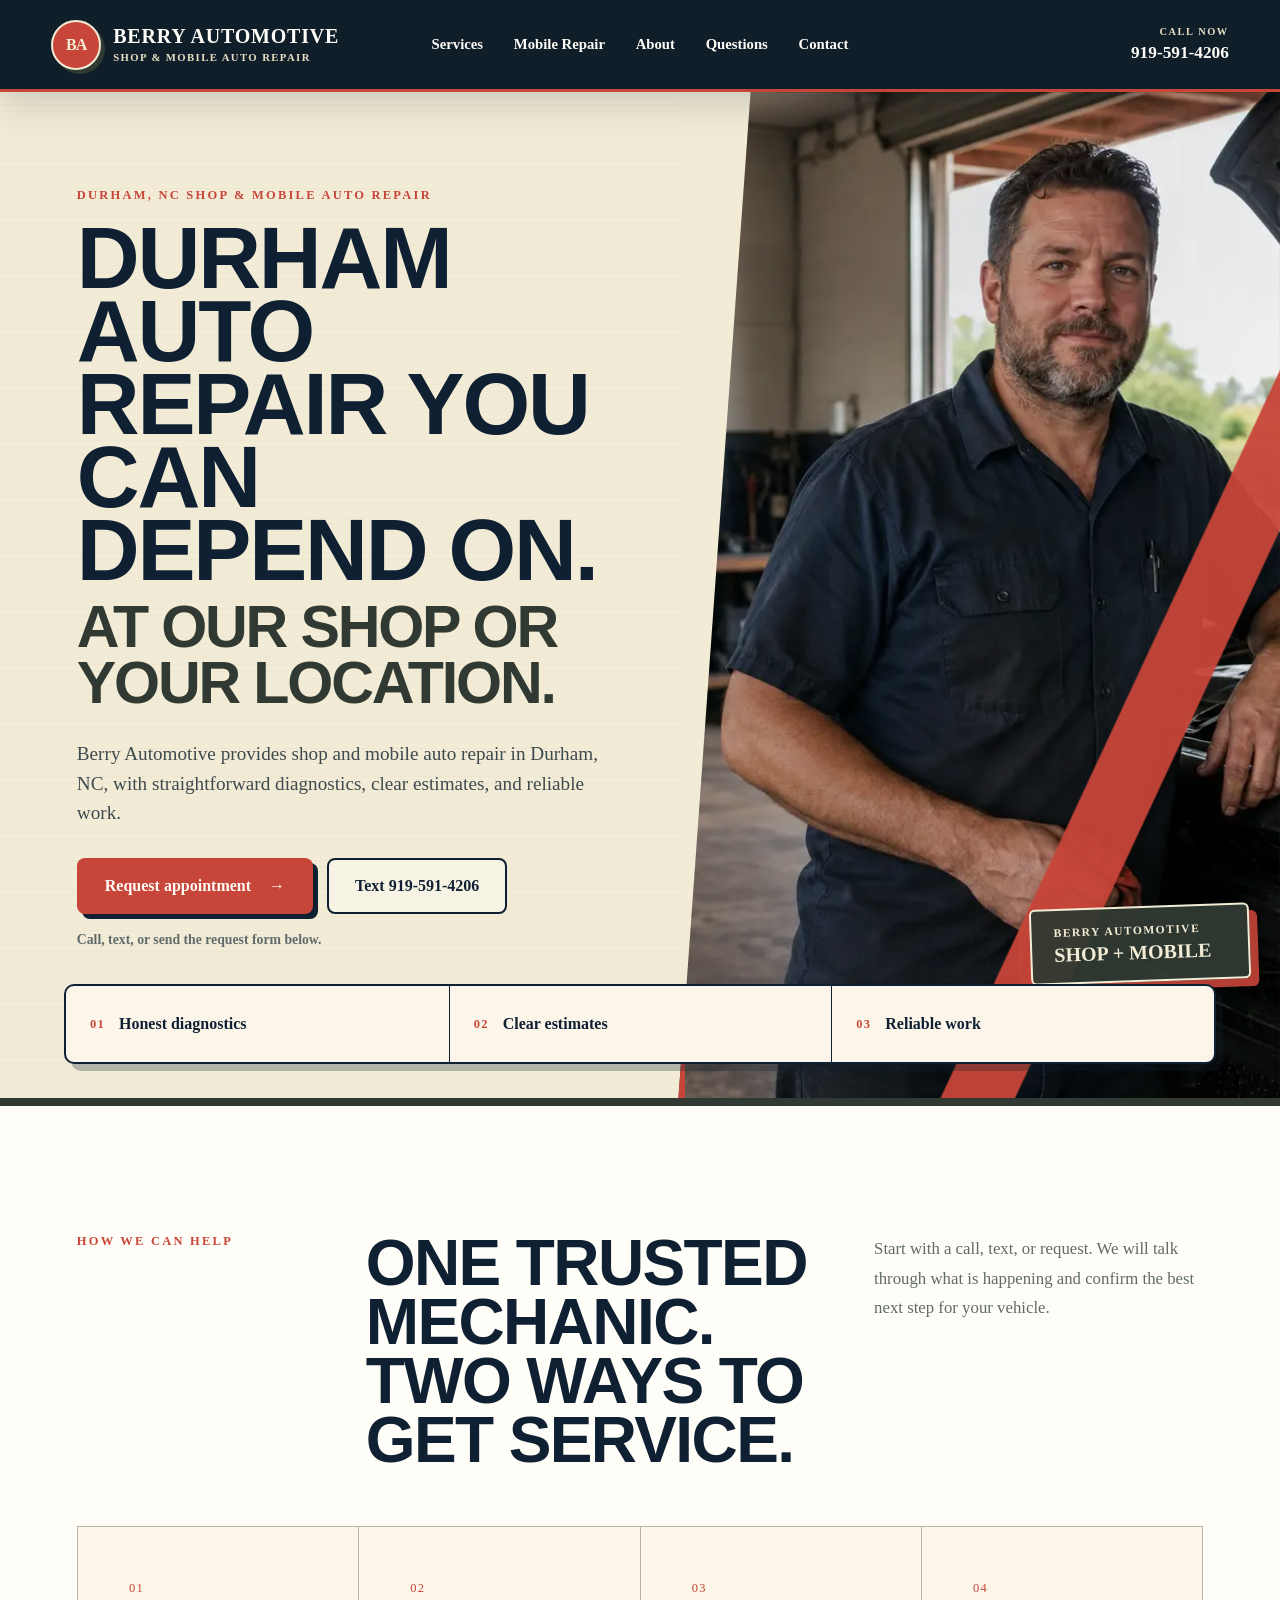
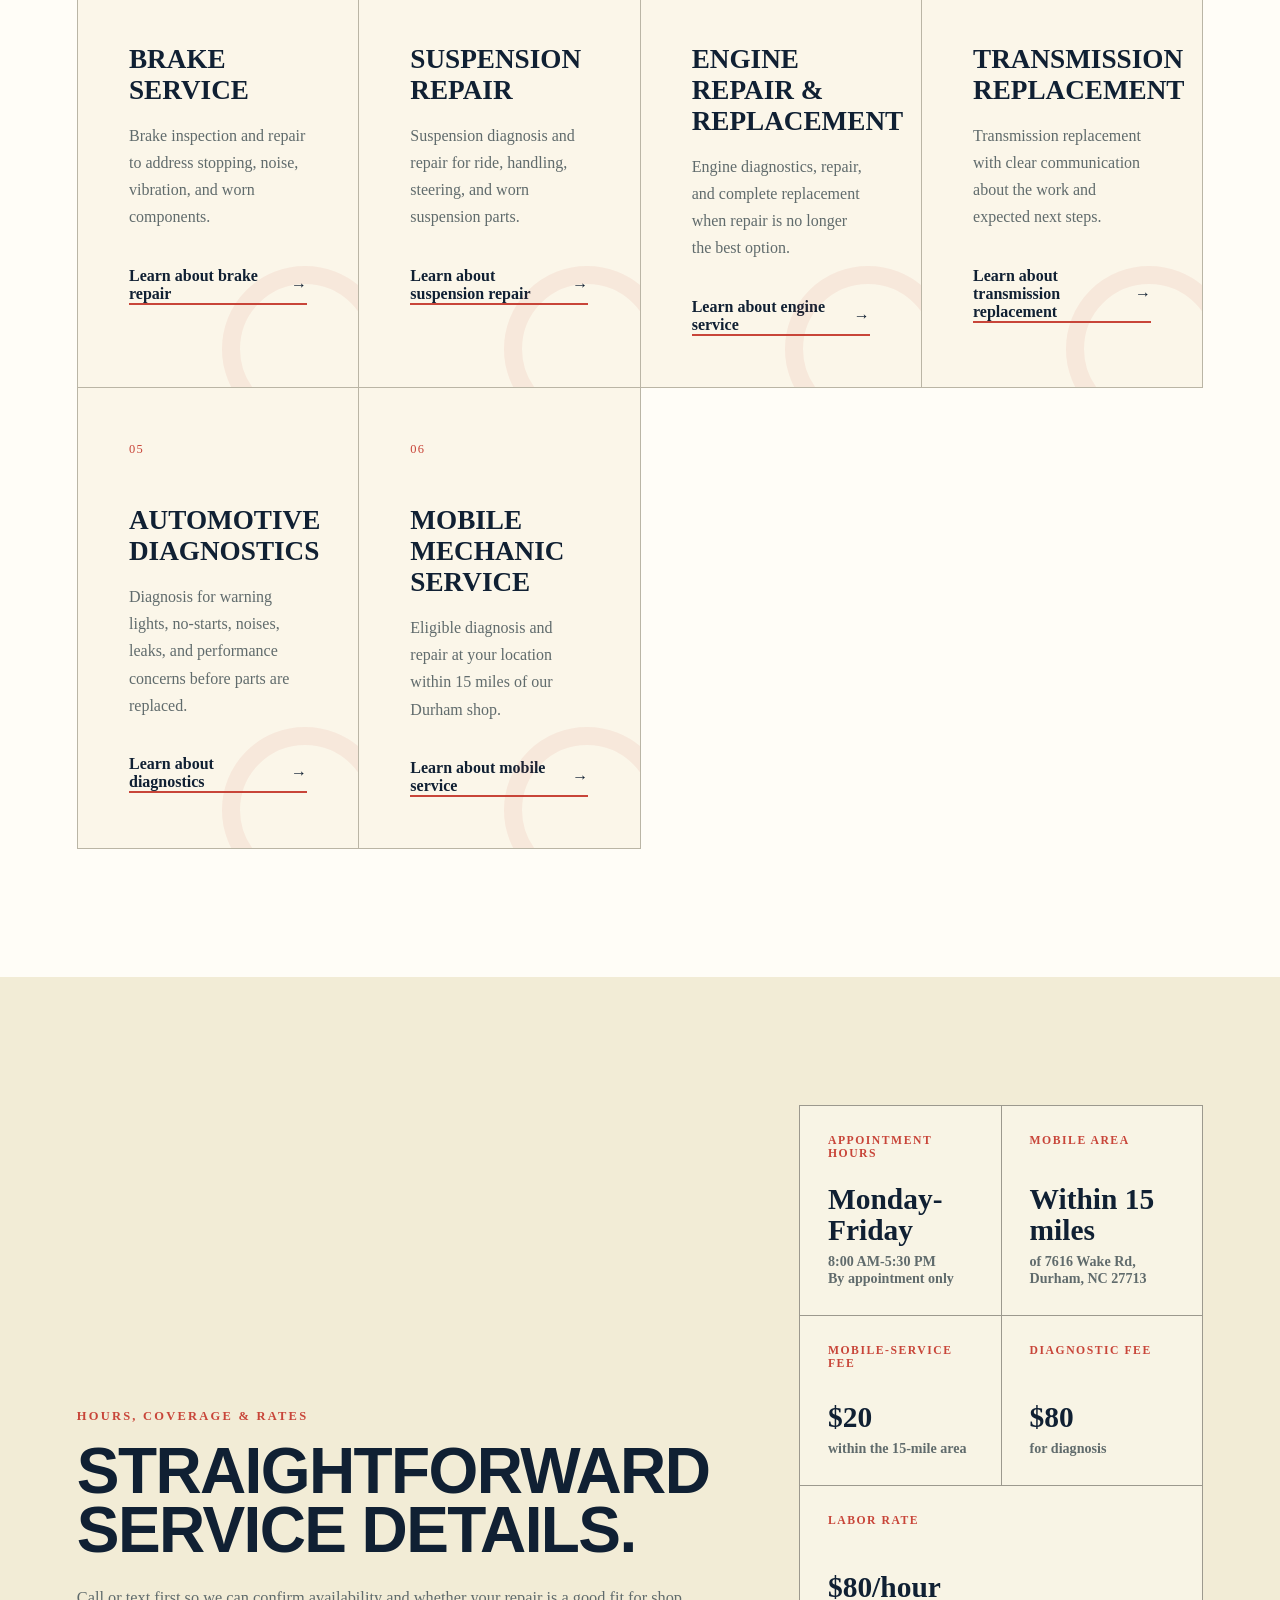
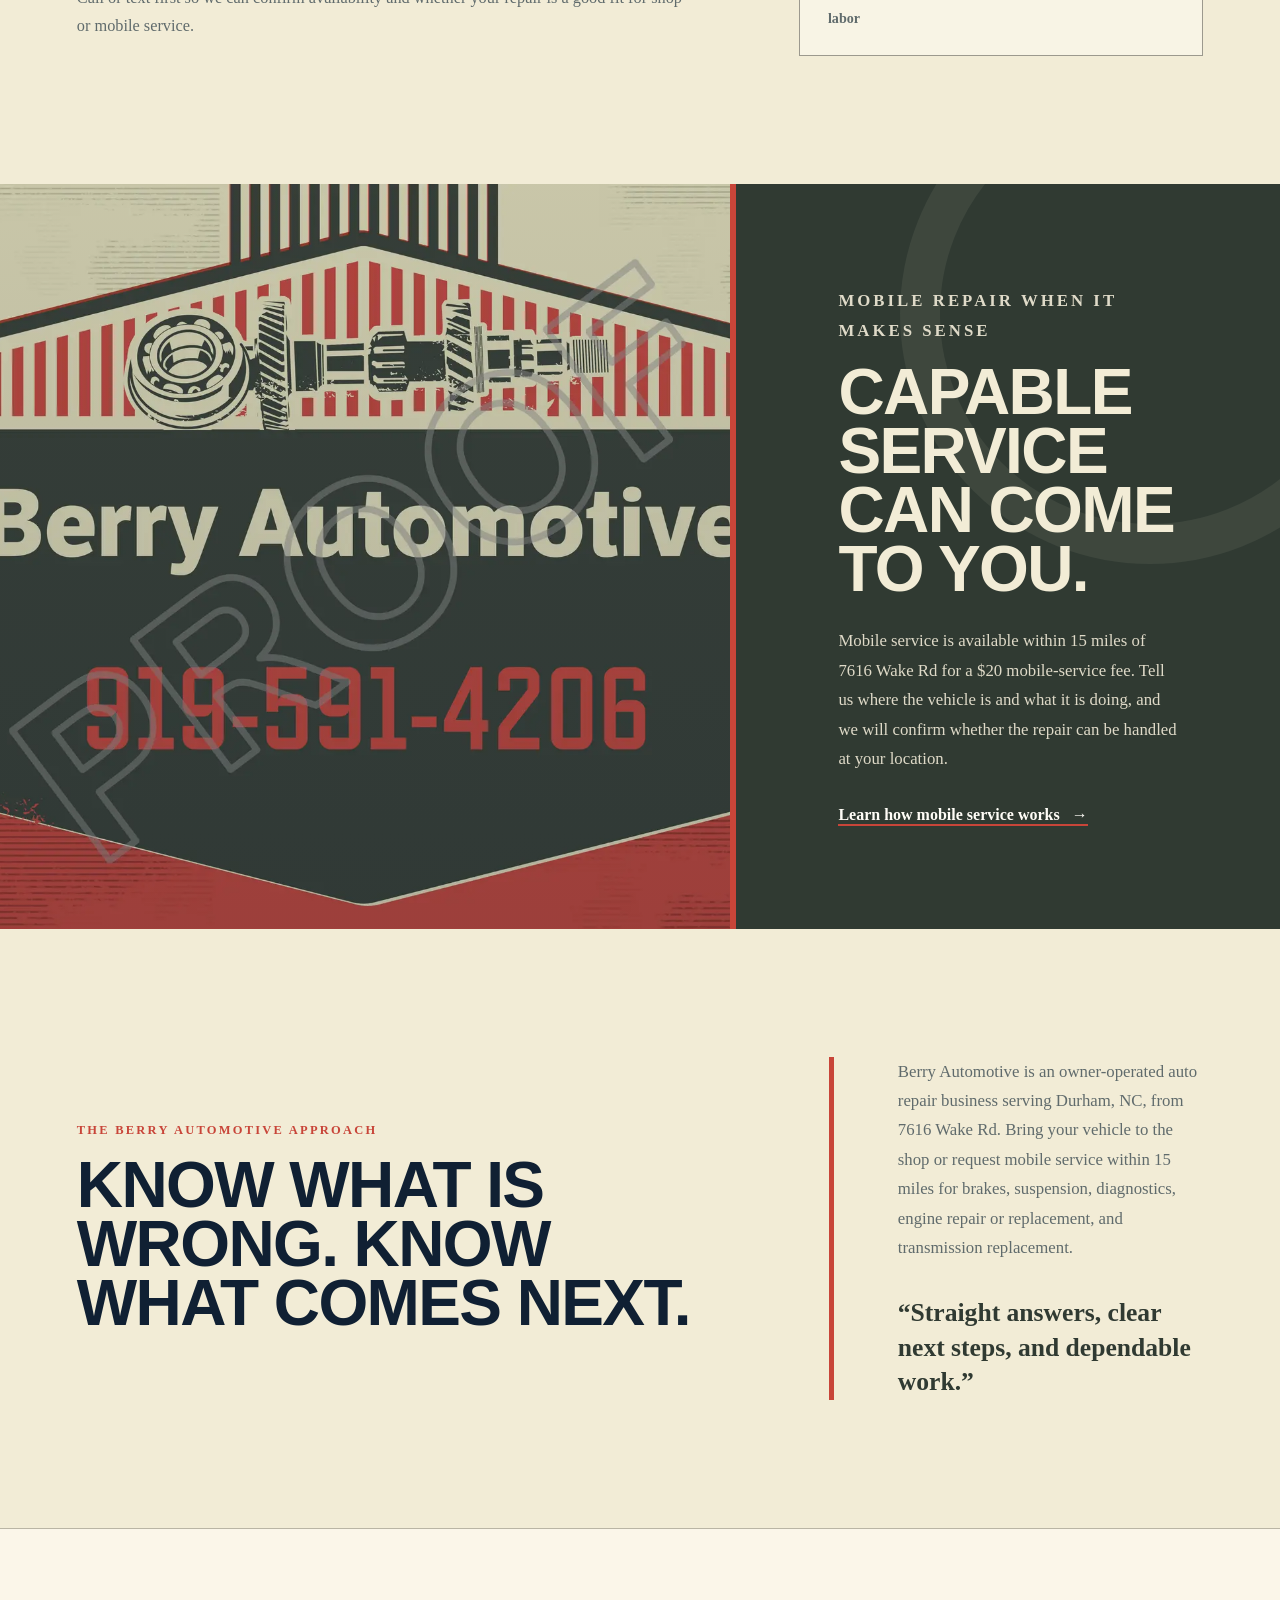
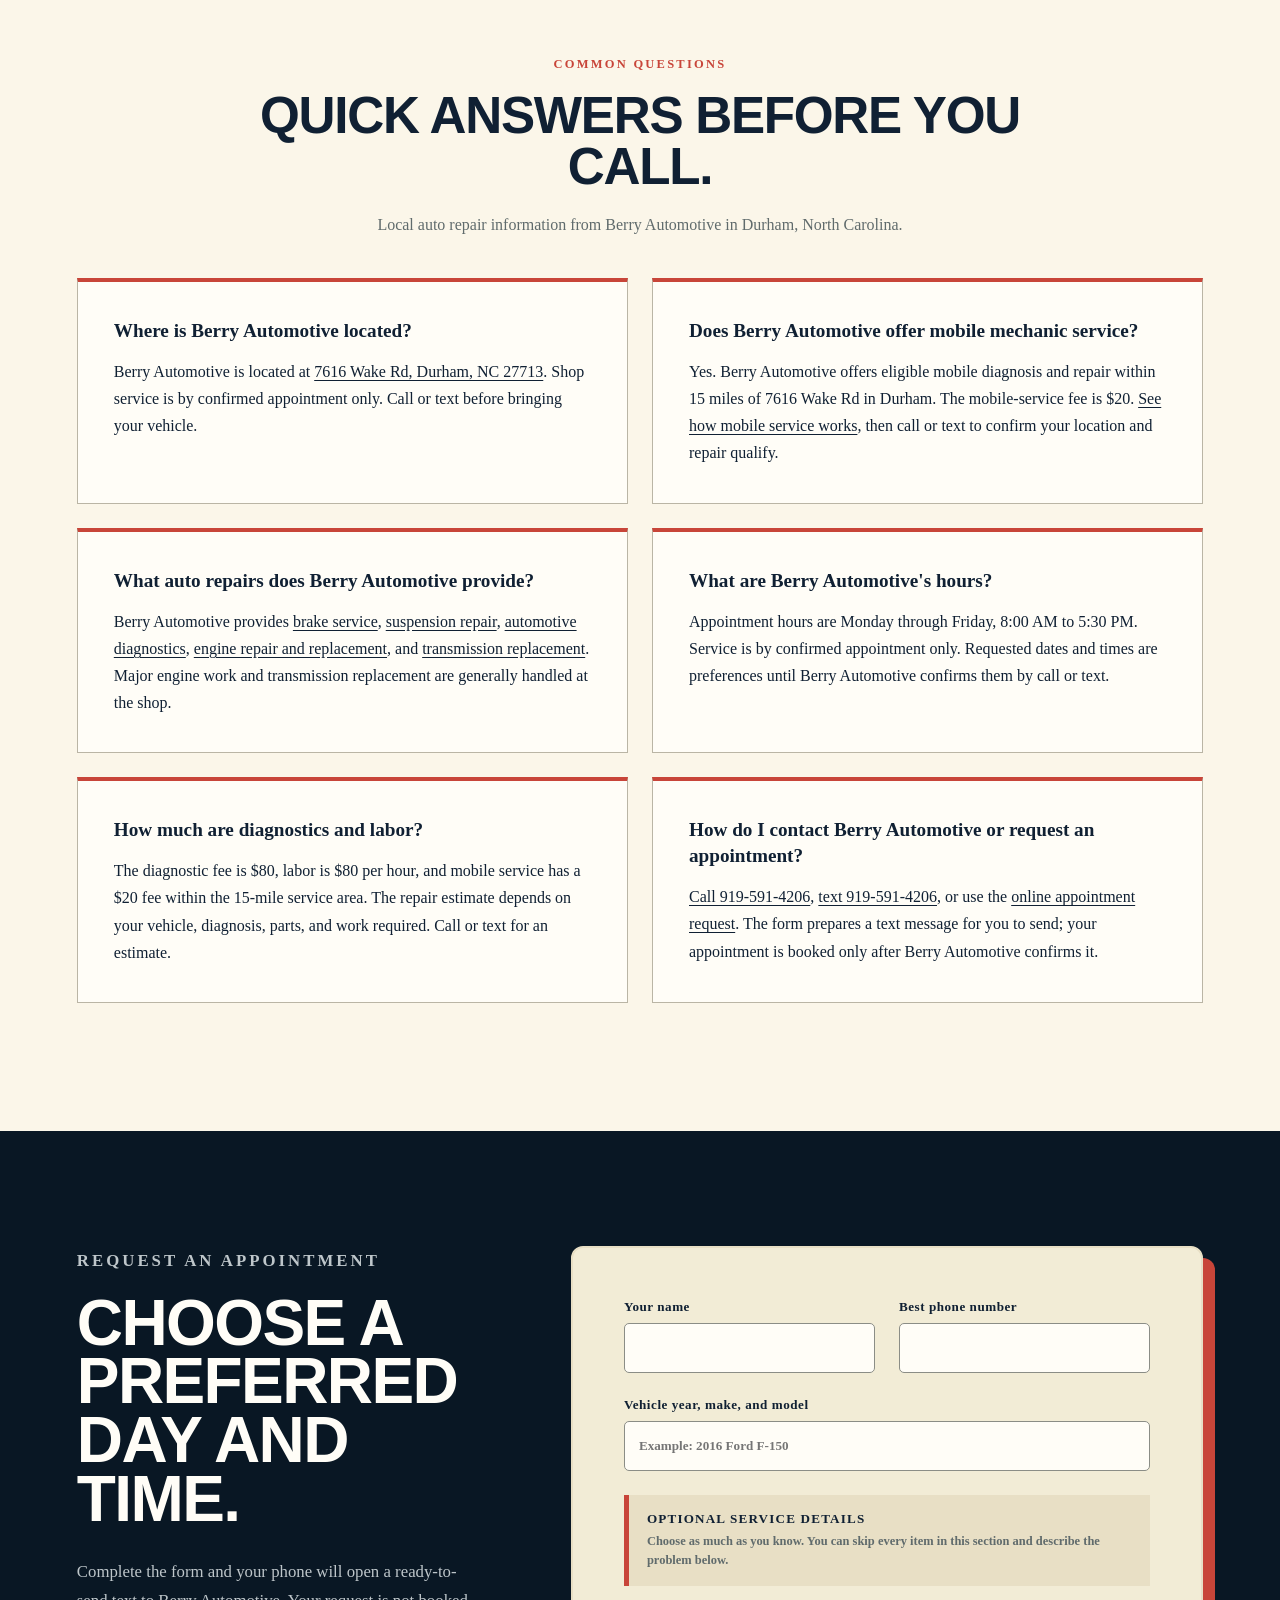
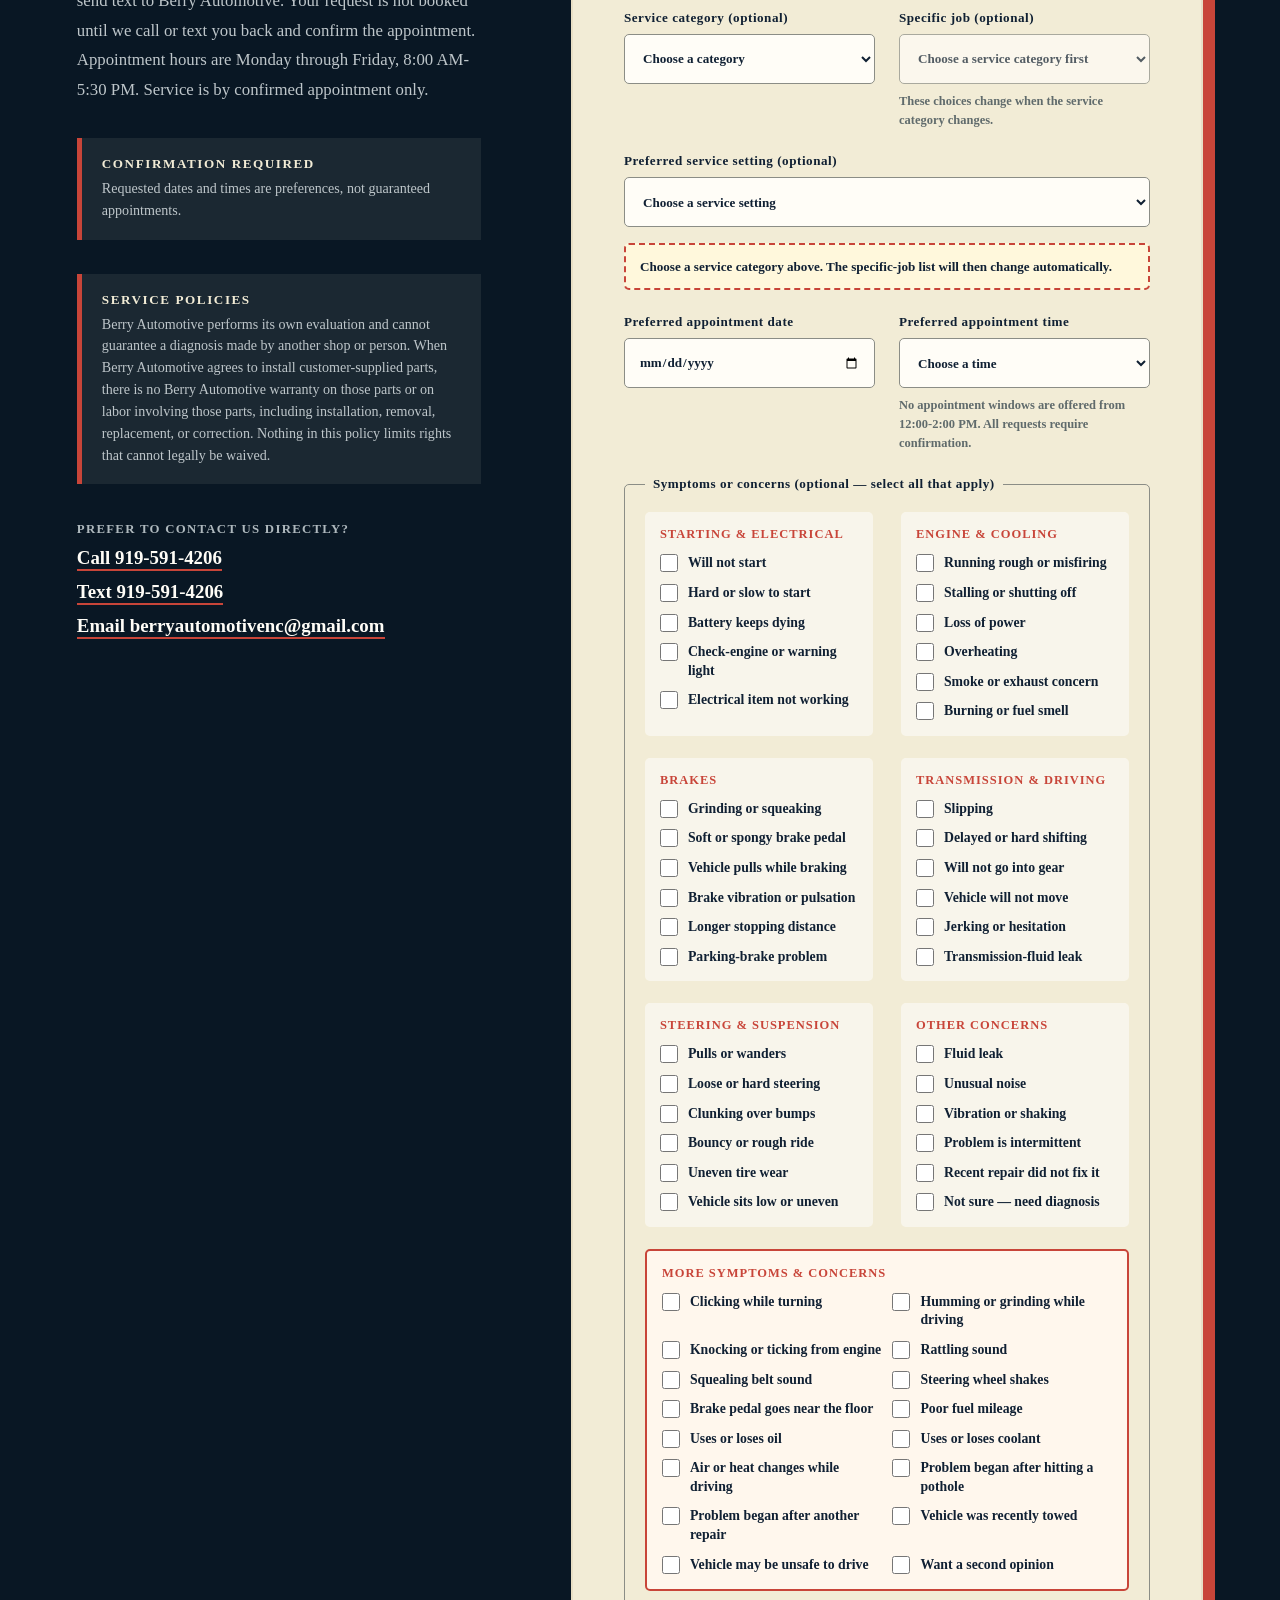
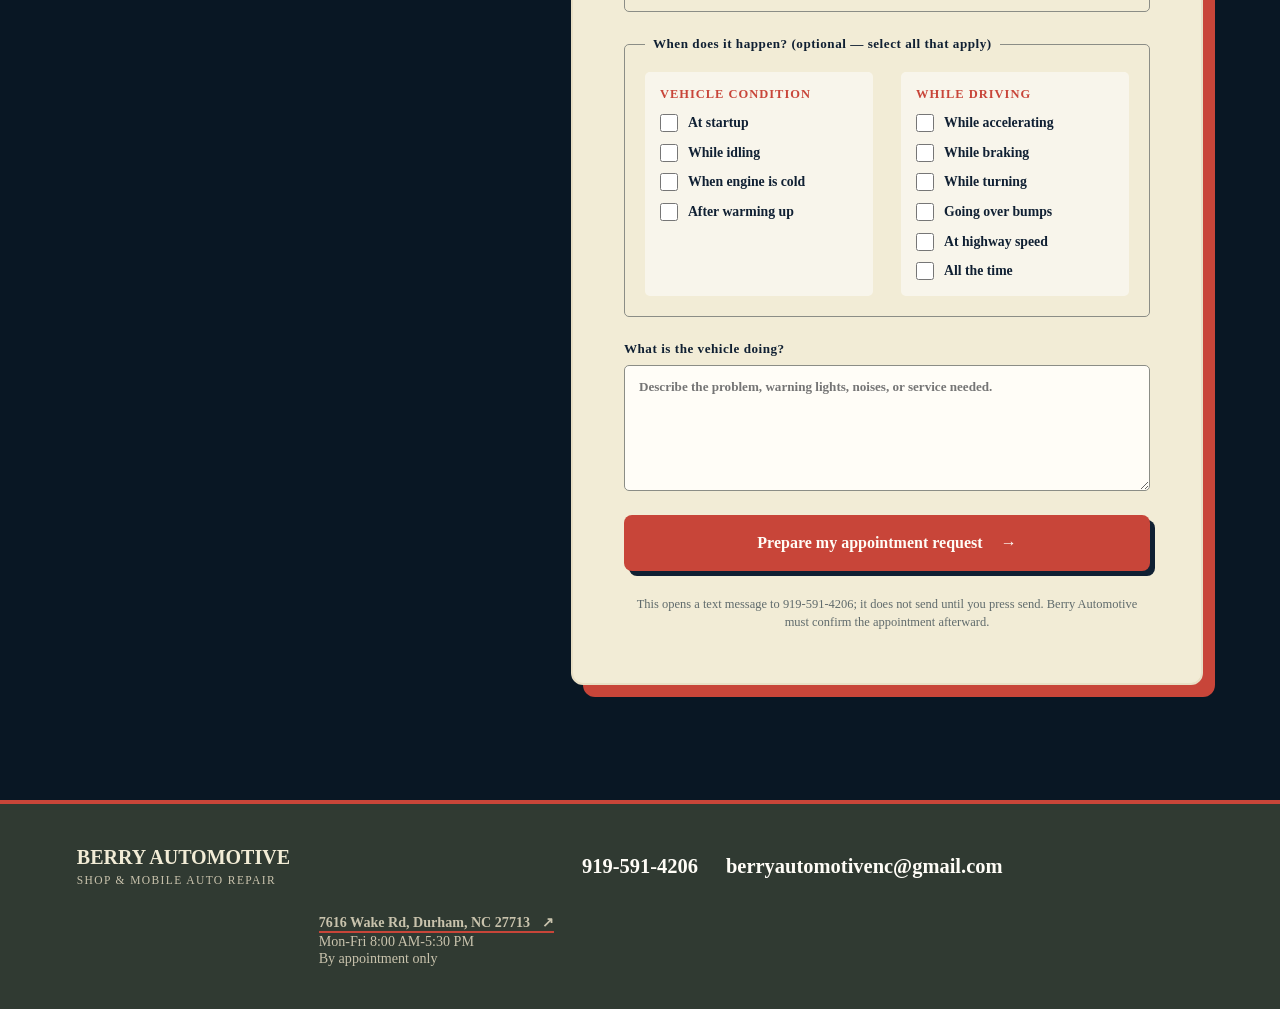
<file: index.html>
<!doctype html>
<html lang="en">
  <head>
    <meta charset="utf-8">
    <meta name="viewport" content="width=device-width, initial-scale=1">
    <title>Auto Repair &amp; Mobile Mechanic in Durham, NC | Berry Automotive</title>
    <meta name="description" content="Berry Automotive provides shop and mobile auto repair in Durham, NC, including brakes, suspension, diagnostics, engines and transmissions. Call 919-591-4206.">
    <meta name="robots" content="index, follow, max-image-preview:large">
    <meta name="geo.region" content="US-NC">
    <meta name="geo.placename" content="Durham">
    <meta property="og:locale" content="en_US">
    <meta property="og:type" content="website">
    <meta property="og:site_name" content="Berry Automotive">
    <meta property="og:title" content="Auto Repair &amp; Mobile Mechanic in Durham, NC | Berry Automotive">
    <meta property="og:description" content="Shop and mobile auto repair in Durham, NC. Brakes, suspension, diagnostics, engine repair and replacement, and transmission replacement.">
    <meta property="og:url" content="https://berryautomotivenc.com/">
    <meta name="twitter:card" content="summary">
    <meta name="theme-color" content="#091724">
    <link rel="canonical" href="https://berryautomotivenc.com/">
    <link rel="stylesheet" href="styles.css">
    <link rel="stylesheet" href="quick-answers.css">
    <link rel="icon" href="berry-automotive-logo.svg" type="image/svg+xml">
    <script type="application/ld+json">
{
  "@context": "https://schema.org",
  "@graph": [
    {
      "@type": "AutoRepair",
      "@id": "https://berryautomotivenc.com/#auto-repair",
      "name": "Berry Automotive",
      "url": "https://berryautomotivenc.com/",
      "logo": "https://berryautomotivenc.com/berry-automotive-logo.svg",
      "hasMap": "https://www.google.com/maps/search/?api=1&query=Berry%20Automotive%2C%207616%20Wake%20Rd%2C%20Durham%2C%20NC%2027713",
      "telephone": "+1-919-591-4206",
      "email": "berryautomotivenc@gmail.com",
      "description": "Owner-operated shop and mobile auto repair serving Durham, North Carolina. Service is available by confirmed appointment only.",
      "priceRange": "$",
      "address": {
        "@type": "PostalAddress",
        "streetAddress": "7616 Wake Rd",
        "addressLocality": "Durham",
        "addressRegion": "NC",
        "postalCode": "27713",
        "addressCountry": "US"
      },
      "areaServed": "Durham, North Carolina and locations within 15 miles of 7616 Wake Rd",
      "openingHoursSpecification": [
        {
          "@type": "OpeningHoursSpecification",
          "dayOfWeek": [
            "https://schema.org/Monday",
            "https://schema.org/Tuesday",
            "https://schema.org/Wednesday",
            "https://schema.org/Thursday",
            "https://schema.org/Friday"
          ],
          "opens": "08:00",
          "closes": "17:30"
        }
      ],
      "hasOfferCatalog": {
        "@type": "OfferCatalog",
        "name": "Auto repair services",
        "itemListElement": [
          {
            "@type": "Offer",
            "url": "https://berryautomotivenc.com/brake-repair-durham-nc.html",
            "itemOffered": {
              "@type": "Service",
              "@id": "https://berryautomotivenc.com/brake-repair-durham-nc.html#service",
              "name": "Brake service",
              "serviceType": "Brake repair",
              "url": "https://berryautomotivenc.com/brake-repair-durham-nc.html",
              "provider": {
                "@id": "https://berryautomotivenc.com/#auto-repair"
              }
            }
          },
          {
            "@type": "Offer",
            "url": "https://berryautomotivenc.com/suspension-repair-durham-nc.html",
            "itemOffered": {
              "@type": "Service",
              "@id": "https://berryautomotivenc.com/suspension-repair-durham-nc.html#service",
              "name": "Suspension repair",
              "serviceType": "Suspension and steering repair",
              "url": "https://berryautomotivenc.com/suspension-repair-durham-nc.html",
              "provider": {
                "@id": "https://berryautomotivenc.com/#auto-repair"
              }
            }
          },
          {
            "@type": "Offer",
            "url": "https://berryautomotivenc.com/diagnostics-durham-nc.html",
            "itemOffered": {
              "@type": "Service",
              "@id": "https://berryautomotivenc.com/diagnostics-durham-nc.html#service",
              "name": "Automotive diagnostics",
              "serviceType": "Automotive diagnostics",
              "url": "https://berryautomotivenc.com/diagnostics-durham-nc.html",
              "provider": {
                "@id": "https://berryautomotivenc.com/#auto-repair"
              }
            }
          },
          {
            "@type": "Offer",
            "url": "https://berryautomotivenc.com/engine-repair-durham-nc.html",
            "itemOffered": {
              "@type": "Service",
              "@id": "https://berryautomotivenc.com/engine-repair-durham-nc.html#service",
              "name": "Engine repair and replacement",
              "serviceType": "Engine repair and replacement",
              "url": "https://berryautomotivenc.com/engine-repair-durham-nc.html",
              "provider": {
                "@id": "https://berryautomotivenc.com/#auto-repair"
              }
            }
          },
          {
            "@type": "Offer",
            "url": "https://berryautomotivenc.com/transmission-replacement-durham-nc.html",
            "itemOffered": {
              "@type": "Service",
              "@id": "https://berryautomotivenc.com/transmission-replacement-durham-nc.html#service",
              "name": "Transmission replacement",
              "serviceType": "Transmission replacement",
              "url": "https://berryautomotivenc.com/transmission-replacement-durham-nc.html",
              "provider": {
                "@id": "https://berryautomotivenc.com/#auto-repair"
              }
            }
          },
          {
            "@type": "Offer",
            "url": "https://berryautomotivenc.com/mobile-mechanic-durham-nc.html",
            "itemOffered": {
              "@type": "Service",
              "@id": "https://berryautomotivenc.com/mobile-mechanic-durham-nc.html#service",
              "name": "Mobile mechanic service",
              "serviceType": "Mobile automotive repair",
              "url": "https://berryautomotivenc.com/mobile-mechanic-durham-nc.html",
              "provider": {
                "@id": "https://berryautomotivenc.com/#auto-repair"
              }
            }
          }
        ]
      }
    },
    {
      "@type": "WebSite",
      "@id": "https://berryautomotivenc.com/#website",
      "url": "https://berryautomotivenc.com/",
      "name": "Berry Automotive",
      "inLanguage": "en-US",
      "publisher": {
        "@id": "https://berryautomotivenc.com/#auto-repair"
      }
    },
    {
      "@type": "WebPage",
      "@id": "https://berryautomotivenc.com/#webpage",
      "url": "https://berryautomotivenc.com/",
      "name": "Auto Repair & Mobile Mechanic in Durham, NC | Berry Automotive",
      "inLanguage": "en-US",
      "isPartOf": {
        "@id": "https://berryautomotivenc.com/#website"
      },
      "about": {
        "@id": "https://berryautomotivenc.com/#auto-repair"
      },
      "mainEntity": {
        "@id": "https://berryautomotivenc.com/#auto-repair"
      }
    }
  ]
}
    </script>
  </head>
  <body>
    <main>
      <header class="site-header">
        <a class="brand" href="#top" aria-label="Berry Automotive home">
          <span class="brand-mark" aria-hidden="true">BA</span>
          <span><strong>Berry Automotive</strong><small>Shop &amp; Mobile Auto Repair</small></span>
        </a>
        <nav aria-label="Primary navigation">
          <a href="#services">Services</a>
          <a href="#mobile">Mobile repair</a>
          <a href="#about">About</a>
          <a href="#questions">Questions</a>
          <a href="#request">Contact</a>
        </nav>
        <a class="header-call" href="tel:+19195914206"><span>Call now</span><strong>919-591-4206</strong></a>
      </header>

      <section class="hero" id="top">
        <div class="hero-copy">
          <p class="eyebrow">Durham, NC shop &amp; mobile auto repair</p>
          <h1>Durham auto repair you can depend on.<span>At our shop or your location.</span></h1>
          <p class="hero-intro">Berry Automotive provides shop and mobile auto repair in Durham, NC, with straightforward diagnostics, clear estimates, and reliable work.</p>
          <div class="hero-actions">
            <a class="button button-primary" href="#request">Request appointment <span aria-hidden="true">&rarr;</span></a>
            <a class="button button-outline" href="sms:+19195914206">Text 919-591-4206</a>
          </div>
          <p class="response-note">Call, text, or send the request form below.</p>
        </div>
        <div class="hero-photo" role="img" aria-label="Mechanic working beside a vehicle in an independent garage">
          <div class="photo-tag"><span>Berry Automotive</span><strong>Shop + Mobile</strong></div>
        </div>
        <div class="trust-strip" aria-label="Our service promises">
          <span><b>01</b> Honest diagnostics</span>
          <span><b>02</b> Clear estimates</span>
          <span><b>03</b> Reliable work</span>
        </div>
      </section>

      <section class="services section" id="services">
        <div class="section-heading">
          <p class="eyebrow">How we can help</p>
          <h2>One trusted mechanic. Two ways to get service.</h2>
          <p>Start with a call, text, or request. We will talk through what is happening and confirm the best next step for your vehicle.</p>
        </div>
        <div class="service-grid">
          <article class="service-card"><span class="service-number">01</span><h3>Brake service</h3><p>Brake inspection and repair to address stopping, noise, vibration, and worn components.</p><a href="/brake-repair-durham-nc.html">Learn about brake repair <span aria-hidden="true">&rarr;</span></a></article>
          <article class="service-card"><span class="service-number">02</span><h3>Suspension repair</h3><p>Suspension diagnosis and repair for ride, handling, steering, and worn suspension parts.</p><a href="/suspension-repair-durham-nc.html">Learn about suspension repair <span aria-hidden="true">&rarr;</span></a></article>
          <article class="service-card"><span class="service-number">03</span><h3>Engine repair &amp; replacement</h3><p>Engine diagnostics, repair, and complete replacement when repair is no longer the best option.</p><a href="/engine-repair-durham-nc.html">Learn about engine service <span aria-hidden="true">&rarr;</span></a></article>
          <article class="service-card"><span class="service-number">04</span><h3>Transmission replacement</h3><p>Transmission replacement with clear communication about the work and expected next steps.</p><a href="/transmission-replacement-durham-nc.html">Learn about transmission replacement <span aria-hidden="true">&rarr;</span></a></article>
          <article class="service-card"><span class="service-number">05</span><h3>Automotive diagnostics</h3><p>Diagnosis for warning lights, no-starts, noises, leaks, and performance concerns before parts are replaced.</p><a href="/diagnostics-durham-nc.html">Learn about diagnostics <span aria-hidden="true">&rarr;</span></a></article>
          <article class="service-card"><span class="service-number">06</span><h3>Mobile mechanic service</h3><p>Eligible diagnosis and repair at your location within 15 miles of our Durham shop.</p><a href="/mobile-mechanic-durham-nc.html">Learn about mobile service <span aria-hidden="true">&rarr;</span></a></article>
        </div>
      </section>

      <section class="shop-details section" aria-labelledby="rates-heading">
        <div class="rates-heading">
          <p class="eyebrow">Hours, coverage &amp; rates</p>
          <h2 id="rates-heading">Straightforward service details.</h2>
          <p>Call or text first so we can confirm availability and whether your repair is a good fit for shop or mobile service.</p>
        </div>
        <div class="details-grid">
          <article><span>Appointment hours</span><strong>Monday-Friday</strong><b>8:00 AM-5:30 PM<br>By appointment only</b></article>
          <article><span>Mobile area</span><strong>Within 15 miles</strong><b>of 7616 Wake Rd, Durham, NC 27713</b></article>
          <article><span>Mobile-service fee</span><strong>$20</strong><b>within the 15-mile area</b></article>
          <article><span>Diagnostic fee</span><strong>$80</strong><b>for diagnosis</b></article>
          <article><span>Labor rate</span><strong>$80/hour</strong><b>labor</b></article>
        </div>
      </section>

      <section class="mobile-section" id="mobile">
        <div class="brand-art" aria-hidden="true"></div>
        <div class="mobile-copy">
          <p class="eyebrow">Mobile repair when it makes sense</p>
          <h2>Capable service can come to you.</h2>
          <p>Mobile service is available within 15 miles of 7616 Wake Rd for a $20 mobile-service fee. Tell us where the vehicle is and what it is doing, and we will confirm whether the repair can be handled at your location.</p>
          <a class="text-link" href="/mobile-mechanic-durham-nc.html">Learn how mobile service works <span aria-hidden="true">&rarr;</span></a>
        </div>
      </section>

      <section class="about section" id="about">
        <div class="about-statement"><p class="eyebrow">The Berry Automotive approach</p><h2>Know what is wrong. Know what comes next.</h2></div>
        <div class="about-copy"><p>Berry Automotive is an owner-operated auto repair business serving Durham, NC, from 7616 Wake Rd. Bring your vehicle to the shop or request mobile service within 15 miles for brakes, suspension, diagnostics, engine repair or replacement, and transmission replacement.</p><blockquote>“Straight answers, clear next steps, and dependable work.”</blockquote></div>
      </section>

      <section class="quick-answers section" id="questions" aria-labelledby="quick-answers-heading">
        <div class="quick-answers-heading">
          <p class="eyebrow">Common questions</p>
          <h2 id="quick-answers-heading">Quick answers before you call.</h2>
          <p>Local auto repair information from Berry Automotive in Durham, North Carolina.</p>
        </div>
        <div class="quick-answers-grid">
          <article>
            <h3>Where is Berry Automotive located?</h3>
            <p>Berry Automotive is located at <a href="https://www.google.com/maps/search/?api=1&amp;query=Berry%20Automotive%2C%207616%20Wake%20Rd%2C%20Durham%2C%20NC%2027713" target="_blank" rel="noopener">7616 Wake Rd, Durham, NC 27713</a>. Shop service is by confirmed appointment only. Call or text before bringing your vehicle.</p>
          </article>
          <article>
            <h3>Does Berry Automotive offer mobile mechanic service?</h3>
            <p>Yes. Berry Automotive offers eligible mobile diagnosis and repair within 15 miles of 7616 Wake Rd in Durham. The mobile-service fee is $20. <a href="/mobile-mechanic-durham-nc.html">See how mobile service works</a>, then call or text to confirm your location and repair qualify.</p>
          </article>
          <article>
            <h3>What auto repairs does Berry Automotive provide?</h3>
            <p>Berry Automotive provides <a href="/brake-repair-durham-nc.html">brake service</a>, <a href="/suspension-repair-durham-nc.html">suspension repair</a>, <a href="/diagnostics-durham-nc.html">automotive diagnostics</a>, <a href="/engine-repair-durham-nc.html">engine repair and replacement</a>, and <a href="/transmission-replacement-durham-nc.html">transmission replacement</a>. Major engine work and transmission replacement are generally handled at the shop.</p>
          </article>
          <article>
            <h3>What are Berry Automotive's hours?</h3>
            <p>Appointment hours are Monday through Friday, 8:00 AM to 5:30 PM. Service is by confirmed appointment only. Requested dates and times are preferences until Berry Automotive confirms them by call or text.</p>
          </article>
          <article>
            <h3>How much are diagnostics and labor?</h3>
            <p>The diagnostic fee is $80, labor is $80 per hour, and mobile service has a $20 fee within the 15-mile service area. The repair estimate depends on your vehicle, diagnosis, parts, and work required. Call or text for an estimate.</p>
          </article>
          <article>
            <h3>How do I contact Berry Automotive or request an appointment?</h3>
            <p><a href="tel:+19195914206">Call 919-591-4206</a>, <a href="sms:+19195914206">text 919-591-4206</a>, or use the <a href="#request">online appointment request</a>. The form prepares a text message for you to send; your appointment is booked only after Berry Automotive confirms it.</p>
          </article>
        </div>
      </section>

      <section class="request-section" id="request">
        <div class="request-intro">
          <p class="eyebrow">Request an appointment</p>
          <h2>Choose a preferred day and time.</h2>
          <p>Complete the form and your phone will open a ready-to-send text to Berry Automotive. Your request is not booked until we call or text you back and confirm the appointment. Appointment hours are Monday through Friday, 8:00 AM-5:30 PM. Service is by confirmed appointment only.</p>
          <div class="confirmation-callout"><strong>Confirmation required</strong><span>Requested dates and times are preferences, not guaranteed appointments.</span></div>
          <div class="confirmation-callout"><strong>Service policies</strong><span>Berry Automotive performs its own evaluation and cannot guarantee a diagnosis made by another shop or person. When Berry Automotive agrees to install customer-supplied parts, there is no Berry Automotive warranty on those parts or on labor involving those parts, including installation, removal, replacement, or correction. Nothing in this policy limits rights that cannot legally be waived.</span></div>
          <div class="direct-contact"><span>Prefer to contact us directly?</span><a href="tel:+19195914206">Call 919-591-4206</a><a href="sms:+19195914206">Text 919-591-4206</a><a href="mailto:berryautomotivenc@gmail.com">Email berryautomotivenc@gmail.com</a></div>
        </div>

        <form class="request-form" id="appointment-form">
          <label>Your name<input name="name" type="text" autocomplete="name" required></label>
          <label>Best phone number<input name="phone" type="tel" autocomplete="tel" required></label>
          <label class="wide-field">Vehicle year, make, and model<input name="vehicle" type="text" placeholder="Example: 2016 Ford F-150" required></label>

          <div class="wide-field optional-service-intro">
            <strong>Optional service details</strong>
            <span>Choose as much as you know. You can skip every item in this section and describe the problem below.</span>
          </div>

          <label>Service category (optional)
            <select id="service-category" name="category">
              <option value="">Choose a category</option>
              <option value="diagnostics">Diagnostics</option>
              <option value="brakes">Brake service</option>
              <option value="suspension">Suspension &amp; steering</option>
              <option value="engine">Engine repair or replacement</option>
              <option value="transmission">Transmission diagnosis or replacement</option>
              <option value="not-sure">Not sure — please advise</option>
            </select>
          </label>
          <label>Specific job (optional)
            <select id="specific-job" name="job" aria-describedby="job-help" disabled>
              <option value="">Choose a service category first</option>
            </select>
            <small class="field-help" id="job-help">These choices change when the service category changes.</small>
          </label>
          <label class="wide-field">Preferred service setting (optional)
            <select name="setting">
              <option value="">Choose a service setting</option>
              <option>At the shop</option>
              <option>Mobile service at my location</option>
              <option>Not sure — please advise</option>
            </select>
          </label>
          <div class="wide-field dynamic-job-notice" id="dynamic-job-notice" aria-live="polite">Choose a service category above. The specific-job list will then change automatically.</div>

          <label>Preferred appointment date<input name="date" type="date" required></label>
          <label>Preferred appointment time
            <select name="time" required>
              <option value="">Choose a time</option>
              <option>8:00-9:00 AM</option>
              <option>9:00-10:00 AM</option>
              <option>10:00-11:00 AM</option>
              <option>11:00 AM-12:00 PM</option>
              <option>2:00-3:00 PM</option>
              <option>3:00-4:00 PM</option>
              <option>4:00-5:00 PM</option>
            </select>
            <small class="field-help">No appointment windows are offered from 12:00-2:00 PM. All requests require confirmation.</small>
          </label>

          <fieldset class="wide-field symptom-fieldset">
            <legend>Symptoms or concerns (optional — select all that apply)</legend>
            <div class="symptom-groups">
              <section class="symptom-group">
                <h3>Starting &amp; electrical</h3>
                <div class="concern-options">
                  <label class="concern-option"><input name="concerns" value="Will not start" type="checkbox">Will not start</label>
                  <label class="concern-option"><input name="concerns" value="Hard or slow to start" type="checkbox">Hard or slow to start</label>
                  <label class="concern-option"><input name="concerns" value="Battery keeps dying" type="checkbox">Battery keeps dying</label>
                  <label class="concern-option"><input name="concerns" value="Check-engine or warning light" type="checkbox">Check-engine or warning light</label>
                  <label class="concern-option"><input name="concerns" value="Electrical item not working" type="checkbox">Electrical item not working</label>
                </div>
              </section>

              <section class="symptom-group">
                <h3>Engine &amp; cooling</h3>
                <div class="concern-options">
                  <label class="concern-option"><input name="concerns" value="Running rough or misfiring" type="checkbox">Running rough or misfiring</label>
                  <label class="concern-option"><input name="concerns" value="Stalling or shutting off" type="checkbox">Stalling or shutting off</label>
                  <label class="concern-option"><input name="concerns" value="Loss of power" type="checkbox">Loss of power</label>
                  <label class="concern-option"><input name="concerns" value="Overheating" type="checkbox">Overheating</label>
                  <label class="concern-option"><input name="concerns" value="Smoke or exhaust concern" type="checkbox">Smoke or exhaust concern</label>
                  <label class="concern-option"><input name="concerns" value="Burning or fuel smell" type="checkbox">Burning or fuel smell</label>
                </div>
              </section>

              <section class="symptom-group">
                <h3>Brakes</h3>
                <div class="concern-options">
                  <label class="concern-option"><input name="concerns" value="Grinding or squeaking" type="checkbox">Grinding or squeaking</label>
                  <label class="concern-option"><input name="concerns" value="Soft or spongy brake pedal" type="checkbox">Soft or spongy brake pedal</label>
                  <label class="concern-option"><input name="concerns" value="Vehicle pulls while braking" type="checkbox">Vehicle pulls while braking</label>
                  <label class="concern-option"><input name="concerns" value="Brake vibration or pulsation" type="checkbox">Brake vibration or pulsation</label>
                  <label class="concern-option"><input name="concerns" value="Longer stopping distance" type="checkbox">Longer stopping distance</label>
                  <label class="concern-option"><input name="concerns" value="Parking-brake problem" type="checkbox">Parking-brake problem</label>
                </div>
              </section>

              <section class="symptom-group">
                <h3>Transmission &amp; driving</h3>
                <div class="concern-options">
                  <label class="concern-option"><input name="concerns" value="Slipping" type="checkbox">Slipping</label>
                  <label class="concern-option"><input name="concerns" value="Delayed or hard shifting" type="checkbox">Delayed or hard shifting</label>
                  <label class="concern-option"><input name="concerns" value="Will not go into gear" type="checkbox">Will not go into gear</label>
                  <label class="concern-option"><input name="concerns" value="Vehicle will not move" type="checkbox">Vehicle will not move</label>
                  <label class="concern-option"><input name="concerns" value="Jerking or hesitation" type="checkbox">Jerking or hesitation</label>
                  <label class="concern-option"><input name="concerns" value="Transmission-fluid leak" type="checkbox">Transmission-fluid leak</label>
                </div>
              </section>

              <section class="symptom-group">
                <h3>Steering &amp; suspension</h3>
                <div class="concern-options">
                  <label class="concern-option"><input name="concerns" value="Pulls or wanders" type="checkbox">Pulls or wanders</label>
                  <label class="concern-option"><input name="concerns" value="Loose or hard steering" type="checkbox">Loose or hard steering</label>
                  <label class="concern-option"><input name="concerns" value="Clunking over bumps" type="checkbox">Clunking over bumps</label>
                  <label class="concern-option"><input name="concerns" value="Bouncy or rough ride" type="checkbox">Bouncy or rough ride</label>
                  <label class="concern-option"><input name="concerns" value="Uneven tire wear" type="checkbox">Uneven tire wear</label>
                  <label class="concern-option"><input name="concerns" value="Vehicle sits low or uneven" type="checkbox">Vehicle sits low or uneven</label>
                </div>
              </section>

              <section class="symptom-group">
                <h3>Other concerns</h3>
                <div class="concern-options">
                  <label class="concern-option"><input name="concerns" value="Fluid leak" type="checkbox">Fluid leak</label>
                  <label class="concern-option"><input name="concerns" value="Unusual noise" type="checkbox">Unusual noise</label>
                  <label class="concern-option"><input name="concerns" value="Vibration or shaking" type="checkbox">Vibration or shaking</label>
                  <label class="concern-option"><input name="concerns" value="Problem is intermittent" type="checkbox">Problem is intermittent</label>
                  <label class="concern-option"><input name="concerns" value="Recent repair did not fix it" type="checkbox">Recent repair did not fix it</label>
                  <label class="concern-option"><input name="concerns" value="Not sure — need diagnosis" type="checkbox">Not sure — need diagnosis</label>
                </div>
              </section>

              <section class="symptom-group symptom-group-more">
                <h3>More symptoms &amp; concerns</h3>
                <div class="concern-options concern-options-two-column">
                  <label class="concern-option"><input name="concerns" value="Clicking while turning" type="checkbox">Clicking while turning</label>
                  <label class="concern-option"><input name="concerns" value="Humming or grinding while driving" type="checkbox">Humming or grinding while driving</label>
                  <label class="concern-option"><input name="concerns" value="Knocking or ticking from engine" type="checkbox">Knocking or ticking from engine</label>
                  <label class="concern-option"><input name="concerns" value="Rattling sound" type="checkbox">Rattling sound</label>
                  <label class="concern-option"><input name="concerns" value="Squealing belt sound" type="checkbox">Squealing belt sound</label>
                  <label class="concern-option"><input name="concerns" value="Steering wheel shakes" type="checkbox">Steering wheel shakes</label>
                  <label class="concern-option"><input name="concerns" value="Brake pedal goes near the floor" type="checkbox">Brake pedal goes near the floor</label>
                  <label class="concern-option"><input name="concerns" value="Poor fuel mileage" type="checkbox">Poor fuel mileage</label>
                  <label class="concern-option"><input name="concerns" value="Uses or loses oil" type="checkbox">Uses or loses oil</label>
                  <label class="concern-option"><input name="concerns" value="Uses or loses coolant" type="checkbox">Uses or loses coolant</label>
                  <label class="concern-option"><input name="concerns" value="Air or heat changes while driving" type="checkbox">Air or heat changes while driving</label>
                  <label class="concern-option"><input name="concerns" value="Problem began after hitting a pothole" type="checkbox">Problem began after hitting a pothole</label>
                  <label class="concern-option"><input name="concerns" value="Problem began after another repair" type="checkbox">Problem began after another repair</label>
                  <label class="concern-option"><input name="concerns" value="Vehicle was recently towed" type="checkbox">Vehicle was recently towed</label>
                  <label class="concern-option"><input name="concerns" value="Vehicle may be unsafe to drive" type="checkbox">Vehicle may be unsafe to drive</label>
                  <label class="concern-option"><input name="concerns" value="Want a second opinion" type="checkbox">Want a second opinion</label>
                </div>
              </section>
            </div>
          </fieldset>

          <fieldset class="wide-field symptom-fieldset">
            <legend>When does it happen? (optional — select all that apply)</legend>
            <div class="symptom-groups">
              <section class="symptom-group">
                <h3>Vehicle condition</h3>
                <div class="concern-options">
                  <label class="concern-option"><input name="timing" value="At startup" type="checkbox">At startup</label>
                  <label class="concern-option"><input name="timing" value="While idling" type="checkbox">While idling</label>
                  <label class="concern-option"><input name="timing" value="When engine is cold" type="checkbox">When engine is cold</label>
                  <label class="concern-option"><input name="timing" value="After warming up" type="checkbox">After warming up</label>
                </div>
              </section>
              <section class="symptom-group">
                <h3>While driving</h3>
                <div class="concern-options">
                  <label class="concern-option"><input name="timing" value="While accelerating" type="checkbox">While accelerating</label>
                  <label class="concern-option"><input name="timing" value="While braking" type="checkbox">While braking</label>
                  <label class="concern-option"><input name="timing" value="While turning" type="checkbox">While turning</label>
                  <label class="concern-option"><input name="timing" value="Going over bumps" type="checkbox">Going over bumps</label>
                  <label class="concern-option"><input name="timing" value="At highway speed" type="checkbox">At highway speed</label>
                  <label class="concern-option"><input name="timing" value="All the time" type="checkbox">All the time</label>
                </div>
              </section>
            </div>
          </fieldset>

          <label class="wide-field">What is the vehicle doing?<textarea name="details" rows="5" placeholder="Describe the problem, warning lights, noises, or service needed." required></textarea></label>
          <button class="button button-primary form-submit" type="submit">Prepare my appointment request <span aria-hidden="true">&rarr;</span></button>
          <p class="form-note">This opens a text message to 919-591-4206; it does not send until you press send. Berry Automotive must confirm the appointment afterward.</p>
        </form>
      </section>

      <footer>
        <div class="footer-brand"><strong>Berry Automotive</strong><span>Shop &amp; Mobile Auto Repair</span></div>
        <a href="tel:+19195914206">919-591-4206</a>
        <a href="mailto:berryautomotivenc@gmail.com">berryautomotivenc@gmail.com</a>
        <p><a class="text-link" href="https://www.google.com/maps/search/?api=1&query=Berry%20Automotive%2C%207616%20Wake%20Rd%2C%20Durham%2C%20NC%2027713" target="_blank" rel="noopener">7616 Wake Rd, Durham, NC 27713 <span aria-hidden="true">&nearr;</span></a><br>Mon-Fri 8:00 AM-5:30 PM<br>By appointment only</p>
      </footer>
    </main>
    <script src="script.js"></script>
  </body>
</html>
</file>
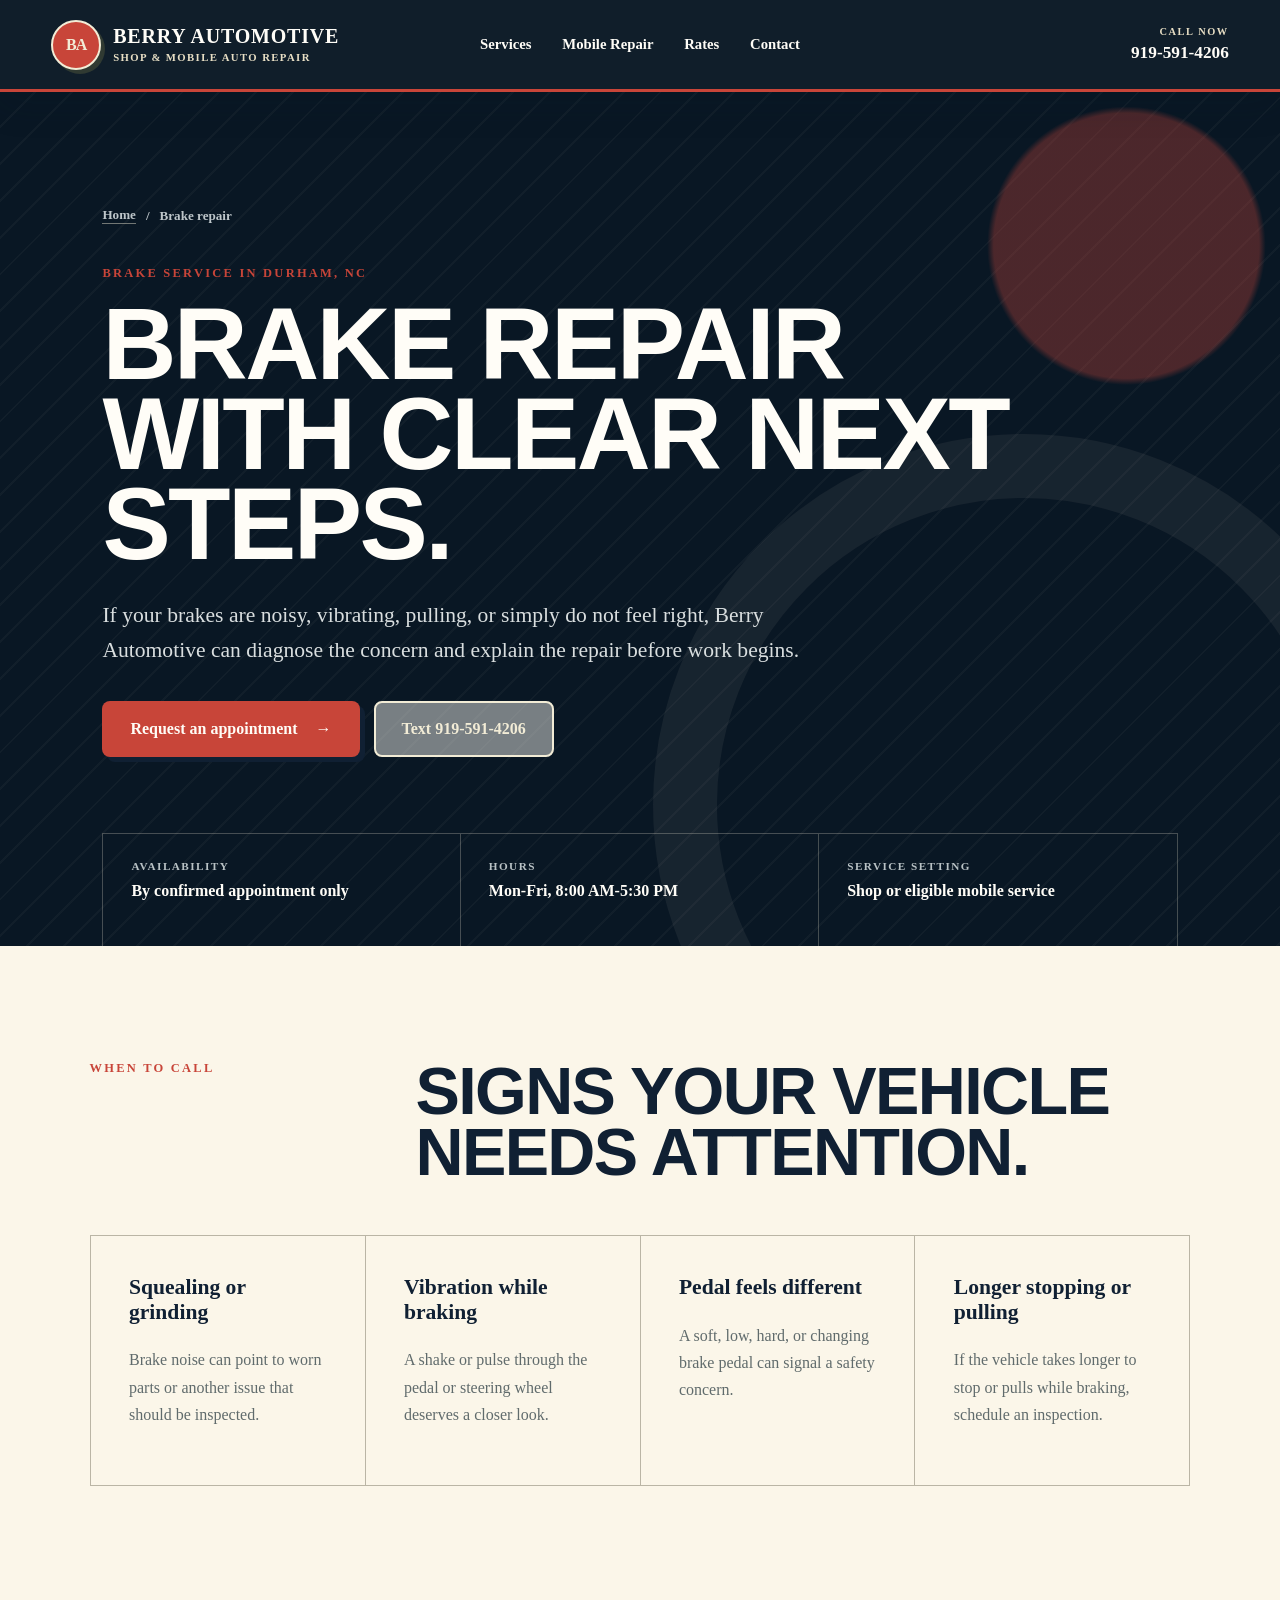
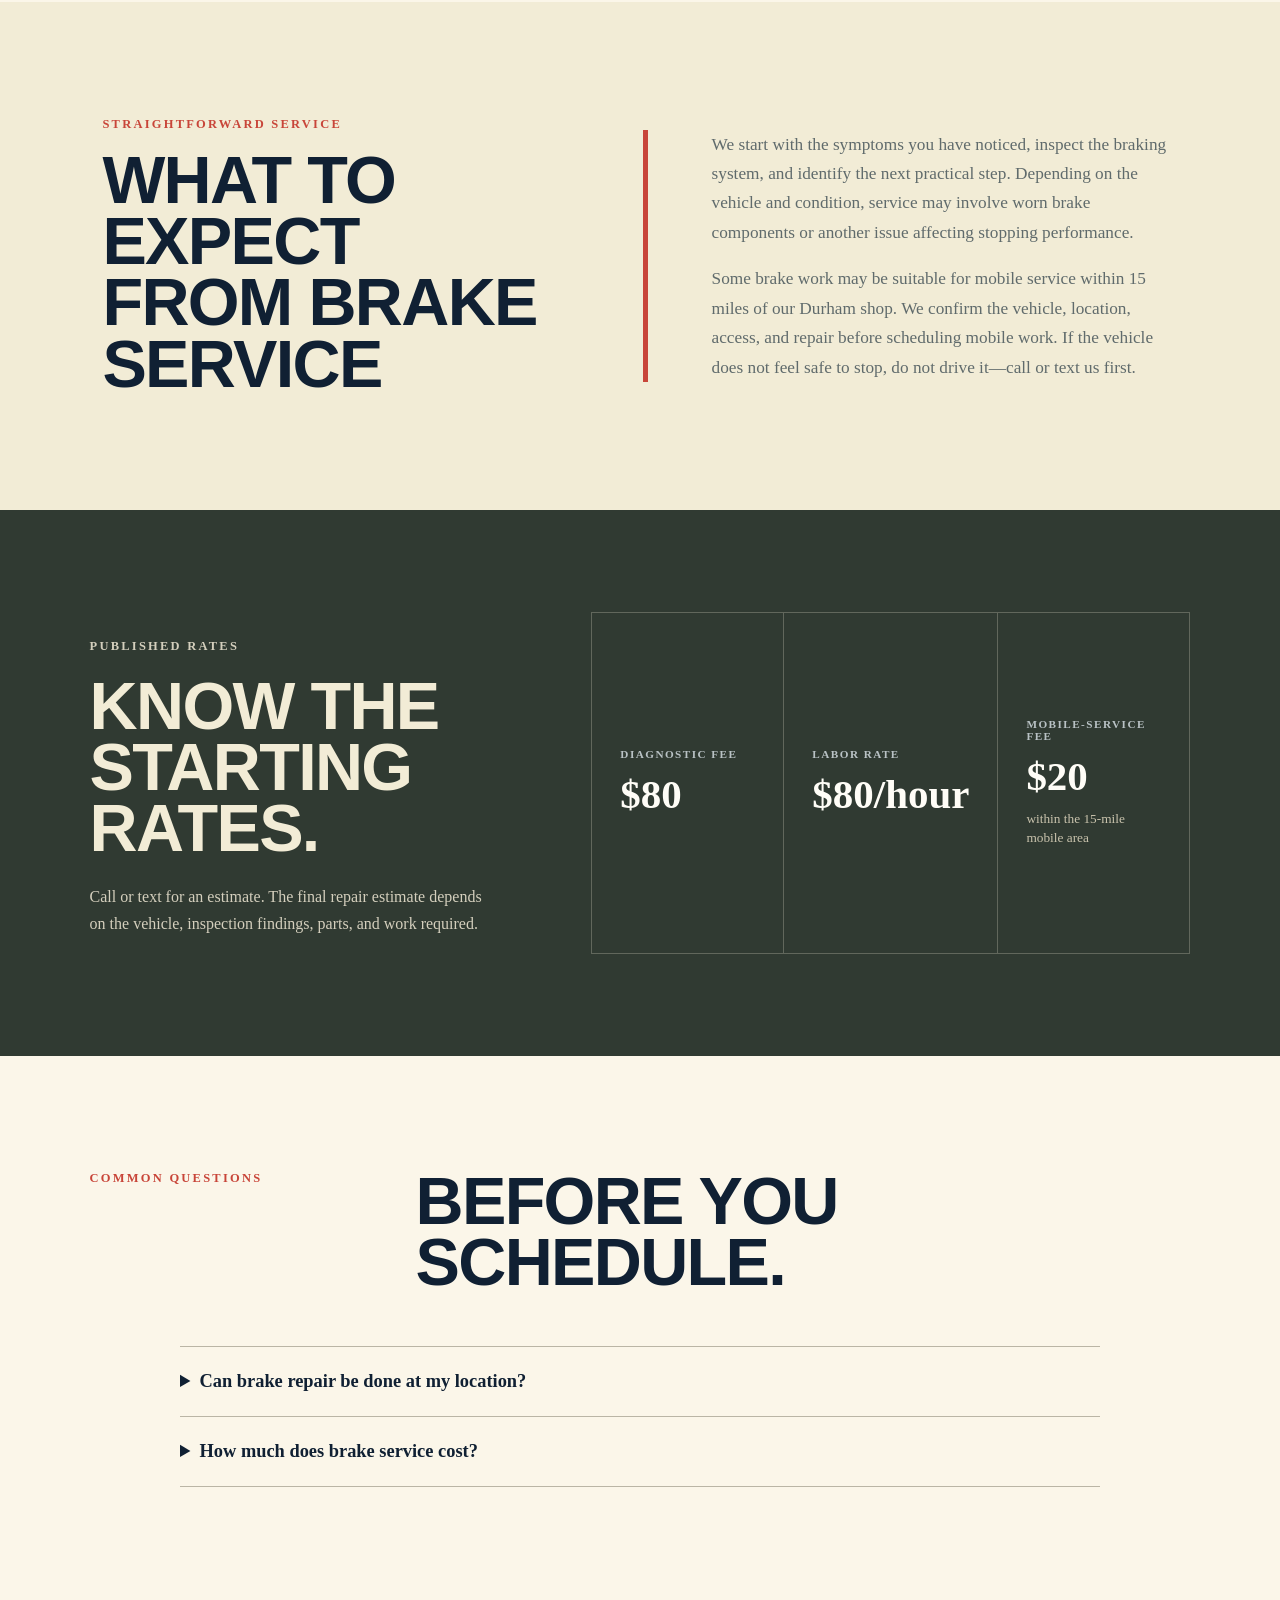
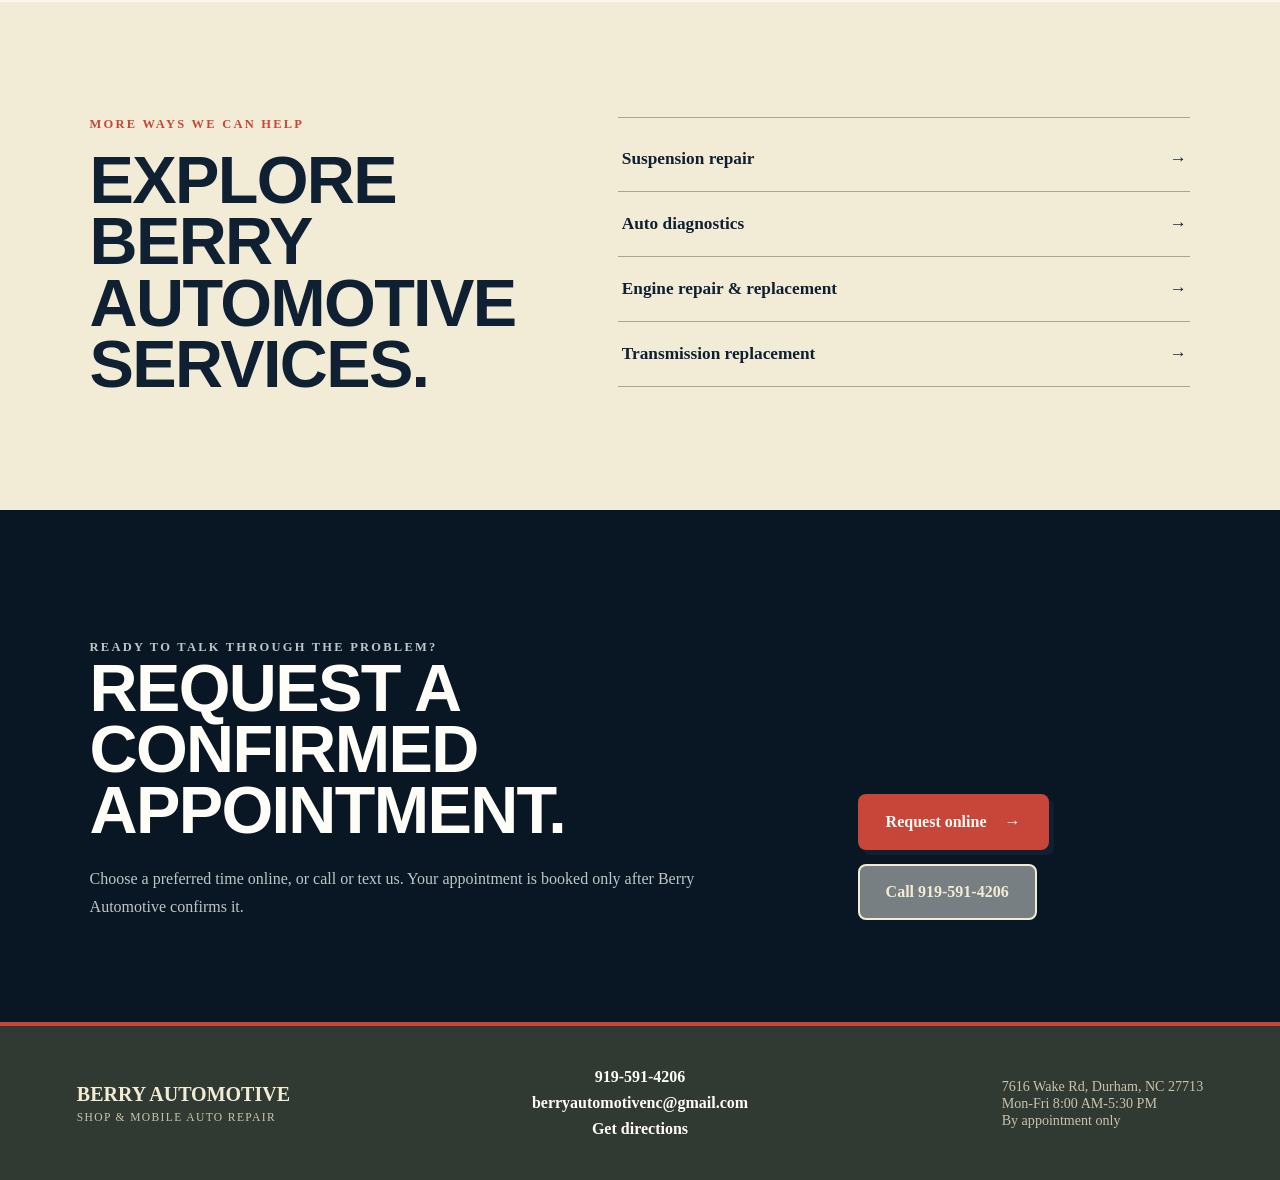
<file: brake-repair-durham-nc.html>
<!doctype html>
<html lang="en">
  <head>
    <meta charset="utf-8">
    <meta name="viewport" content="width=device-width, initial-scale=1">
    <title>Brake Repair in Durham, NC | Berry Automotive</title>
    <meta name="description" content="Brake inspection and repair from Berry Automotive in Durham, NC. Shop and eligible mobile service by confirmed appointment. Call 919-591-4206.">
    <meta name="robots" content="index, follow, max-image-preview:large">
    <meta name="geo.region" content="US-NC">
    <meta name="geo.placename" content="Durham">
    <meta property="og:locale" content="en_US">
    <meta property="og:type" content="website">
    <meta property="og:site_name" content="Berry Automotive">
    <meta property="og:title" content="Brake Repair in Durham, NC | Berry Automotive">
    <meta property="og:description" content="Brake inspection and repair from Berry Automotive in Durham, NC. Shop and eligible mobile service by confirmed appointment. Call 919-591-4206.">
    <meta property="og:url" content="https://berryautomotivenc.com/brake-repair-durham-nc.html">
    <meta name="twitter:card" content="summary">
    <meta name="theme-color" content="#091724">
    <link rel="canonical" href="https://berryautomotivenc.com/brake-repair-durham-nc.html">
    <link rel="stylesheet" href="styles.css">
    <link rel="stylesheet" href="service-pages.css">
    <link rel="icon" href="berry-automotive-logo.svg" type="image/svg+xml">
    <script type="application/ld+json">
{
  "@context": "https://schema.org",
  "@graph": [
    {
      "@type": "AutoRepair",
      "@id": "https://berryautomotivenc.com/#auto-repair",
      "name": "Berry Automotive",
      "url": "https://berryautomotivenc.com/",
      "hasMap": "https://www.google.com/maps/search/?api=1&query=Berry%20Automotive%2C%207616%20Wake%20Rd%2C%20Durham%2C%20NC%2027713",
      "telephone": "+1-919-591-4206",
      "email": "berryautomotivenc@gmail.com",
      "description": "Owner-operated shop and mobile auto repair serving Durham, North Carolina. Service is available by confirmed appointment only.",
      "priceRange": "$",
      "address": {
        "@type": "PostalAddress",
        "streetAddress": "7616 Wake Rd",
        "addressLocality": "Durham",
        "addressRegion": "NC",
        "postalCode": "27713",
        "addressCountry": "US"
      },
      "areaServed": "Durham, North Carolina and locations within 15 miles of 7616 Wake Rd",
      "openingHoursSpecification": [
        {
          "@type": "OpeningHoursSpecification",
          "dayOfWeek": [
            "https://schema.org/Monday",
            "https://schema.org/Tuesday",
            "https://schema.org/Wednesday",
            "https://schema.org/Thursday",
            "https://schema.org/Friday"
          ],
          "opens": "08:00",
          "closes": "17:30"
        }
      ]
    },
    {
      "@type": "WebPage",
      "@id": "https://berryautomotivenc.com/brake-repair-durham-nc.html#webpage",
      "url": "https://berryautomotivenc.com/brake-repair-durham-nc.html",
      "name": "Brake Repair in Durham, NC | Berry Automotive",
      "description": "Brake inspection and repair from Berry Automotive in Durham, NC. Shop and eligible mobile service by confirmed appointment. Call 919-591-4206.",
      "isPartOf": {
        "@id": "https://berryautomotivenc.com/#website"
      },
      "about": {
        "@id": "https://berryautomotivenc.com/brake-repair-durham-nc.html#service"
      }
    },
    {
      "@type": "Service",
      "@id": "https://berryautomotivenc.com/brake-repair-durham-nc.html#service",
      "name": "Brake repair",
      "serviceType": "Automotive brake repair",
      "description": "If your brakes are noisy, vibrating, pulling, or simply do not feel right, Berry Automotive can diagnose the concern and explain the repair before work begins.",
      "provider": {
        "@id": "https://berryautomotivenc.com/#auto-repair"
      },
      "areaServed": {
        "@type": "City",
        "name": "Durham",
        "addressRegion": "NC"
      }
    },
    {
      "@type": "BreadcrumbList",
      "itemListElement": [
        {
          "@type": "ListItem",
          "position": 1,
          "name": "Home",
          "item": "https://berryautomotivenc.com/"
        },
        {
          "@type": "ListItem",
          "position": 2,
          "name": "Brake repair",
          "item": "https://berryautomotivenc.com/brake-repair-durham-nc.html"
        }
      ]
    }
  ]
}
    </script>
  </head>
  <body>
    <header class="site-header">
      <a class="brand" href="/" aria-label="Berry Automotive home">
        <span class="brand-mark" aria-hidden="true">BA</span>
        <span><strong>Berry Automotive</strong><small>Shop &amp; Mobile Auto Repair</small></span>
      </a>
      <nav aria-label="Primary navigation">
        <a href="/#services">Services</a>
        <a href="/mobile-mechanic-durham-nc.html">Mobile repair</a>
        <a href="/#rates-heading">Rates</a>
        <a href="/#request">Contact</a>
      </nav>
      <a class="header-call" href="tel:+19195914206"><span>Call now</span><strong>919-591-4206</strong></a>
    </header>

    <main>
      <section class="service-page-hero">
        <div class="service-page-inner">
          <div class="breadcrumbs" aria-label="Breadcrumb"><a href="/">Home</a><span aria-hidden="true">/</span><span>Brake repair</span></div>
          <p class="eyebrow">Brake service in Durham, NC</p>
          <h1>Brake repair with clear next steps.</h1>
          <p class="service-lead">If your brakes are noisy, vibrating, pulling, or simply do not feel right, Berry Automotive can diagnose the concern and explain the repair before work begins.</p>
          <div class="hero-actions">
            <a class="button button-primary" href="/#request">Request an appointment <span aria-hidden="true">&rarr;</span></a>
            <a class="button button-outline light-outline" href="sms:+19195914206">Text 919-591-4206</a>
          </div>
          <ul class="service-quick-facts" aria-label="Service details">
            <li><span>Availability</span><strong>By confirmed appointment only</strong></li>
            <li><span>Hours</span><strong>Mon-Fri, 8:00 AM-5:30 PM</strong></li>
            <li><span>Service setting</span><strong>Shop or eligible mobile service</strong></li>
          </ul>
        </div>
      </section>

      <section class="service-detail-section">
        <div class="service-section-heading">
          <p class="eyebrow">When to call</p>
          <h2>Signs your vehicle needs attention.</h2>
        </div>
        <div class="symptom-grid">
          <article><h3>Squealing or grinding</h3><p>Brake noise can point to worn parts or another issue that should be inspected.</p></article>
          <article><h3>Vibration while braking</h3><p>A shake or pulse through the pedal or steering wheel deserves a closer look.</p></article>
          <article><h3>Pedal feels different</h3><p>A soft, low, hard, or changing brake pedal can signal a safety concern.</p></article>
          <article><h3>Longer stopping or pulling</h3><p>If the vehicle takes longer to stop or pulls while braking, schedule an inspection.</p></article>
        </div>
      </section>

      <section class="service-explanation">
        <div>
          <p class="eyebrow">Straightforward service</p>
          <h2>What to expect from brake service</h2>
        </div>
        <div class="service-prose">
          <p>We start with the symptoms you have noticed, inspect the braking system, and identify the next practical step. Depending on the vehicle and condition, service may involve worn brake components or another issue affecting stopping performance.</p>
          <p>Some brake work may be suitable for mobile service within 15 miles of our Durham shop. We confirm the vehicle, location, access, and repair before scheduling mobile work. If the vehicle does not feel safe to stop, do not drive it—call or text us first.</p>
        </div>
      </section>

      <section class="rates-panel" aria-labelledby="service-rates-title">
        <div>
          <p class="eyebrow">Published rates</p>
          <h2 id="service-rates-title">Know the starting rates.</h2>
          <p>Call or text for an estimate. The final repair estimate depends on the vehicle, inspection findings, parts, and work required.</p>
        </div>
        <div class="rate-list">
          <article><span>Diagnostic fee</span><strong>$80</strong></article>
          <article><span>Labor rate</span><strong>$80/hour</strong></article>
          <article><span>Mobile-service fee</span><strong>$20</strong><small>within the 15-mile mobile area</small></article>
        </div>
      </section>

      <section class="faq-section">
        <div class="service-section-heading">
          <p class="eyebrow">Common questions</p>
          <h2>Before you schedule.</h2>
        </div>
        <div class="faq-list">
          <details><summary>Can brake repair be done at my location?</summary><p>Some brake repairs may qualify for mobile service. Call or text with the vehicle and symptoms so we can confirm whether mobile or shop service is the right fit.</p></details>
          <details><summary>How much does brake service cost?</summary><p>The published diagnostic fee is $80 and labor is $80 per hour. The repair estimate depends on the vehicle, inspection findings, and parts needed.</p></details>
        </div>
      </section>

      <section class="related-section">
        <div>
          <p class="eyebrow">More ways we can help</p>
          <h2>Explore Berry Automotive services.</h2>
        </div>
        <div class="related-links">
          <a href="/suspension-repair-durham-nc.html">Suspension repair <span aria-hidden="true">&rarr;</span></a>
          <a href="/diagnostics-durham-nc.html">Auto diagnostics <span aria-hidden="true">&rarr;</span></a>
          <a href="/engine-repair-durham-nc.html">Engine repair &amp; replacement <span aria-hidden="true">&rarr;</span></a>
          <a href="/transmission-replacement-durham-nc.html">Transmission replacement <span aria-hidden="true">&rarr;</span></a>
        </div>
      </section>

      <section class="service-cta">
        <div>
          <p class="eyebrow">Ready to talk through the problem?</p>
          <h2>Request a confirmed appointment.</h2>
          <p>Choose a preferred time online, or call or text us. Your appointment is booked only after Berry Automotive confirms it.</p>
        </div>
        <div class="service-cta-actions">
          <a class="button button-primary" href="/#request">Request online <span aria-hidden="true">&rarr;</span></a>
          <a class="button button-outline light-outline" href="tel:+19195914206">Call 919-591-4206</a>
        </div>
      </section>
    </main>

    <footer>
      <div class="footer-brand"><strong>Berry Automotive</strong><span>Shop &amp; Mobile Auto Repair</span></div>
      <div class="footer-contact"><a href="tel:+19195914206">919-591-4206</a><a href="mailto:berryautomotivenc@gmail.com">berryautomotivenc@gmail.com</a><a href="https://www.google.com/maps/search/?api=1&query=Berry%20Automotive%2C%207616%20Wake%20Rd%2C%20Durham%2C%20NC%2027713" target="_blank" rel="noopener">Get directions</a></div>
      <p>7616 Wake Rd, Durham, NC 27713<br>Mon-Fri 8:00 AM-5:30 PM<br>By appointment only</p>
    </footer>
  </body>
</html>
</file>
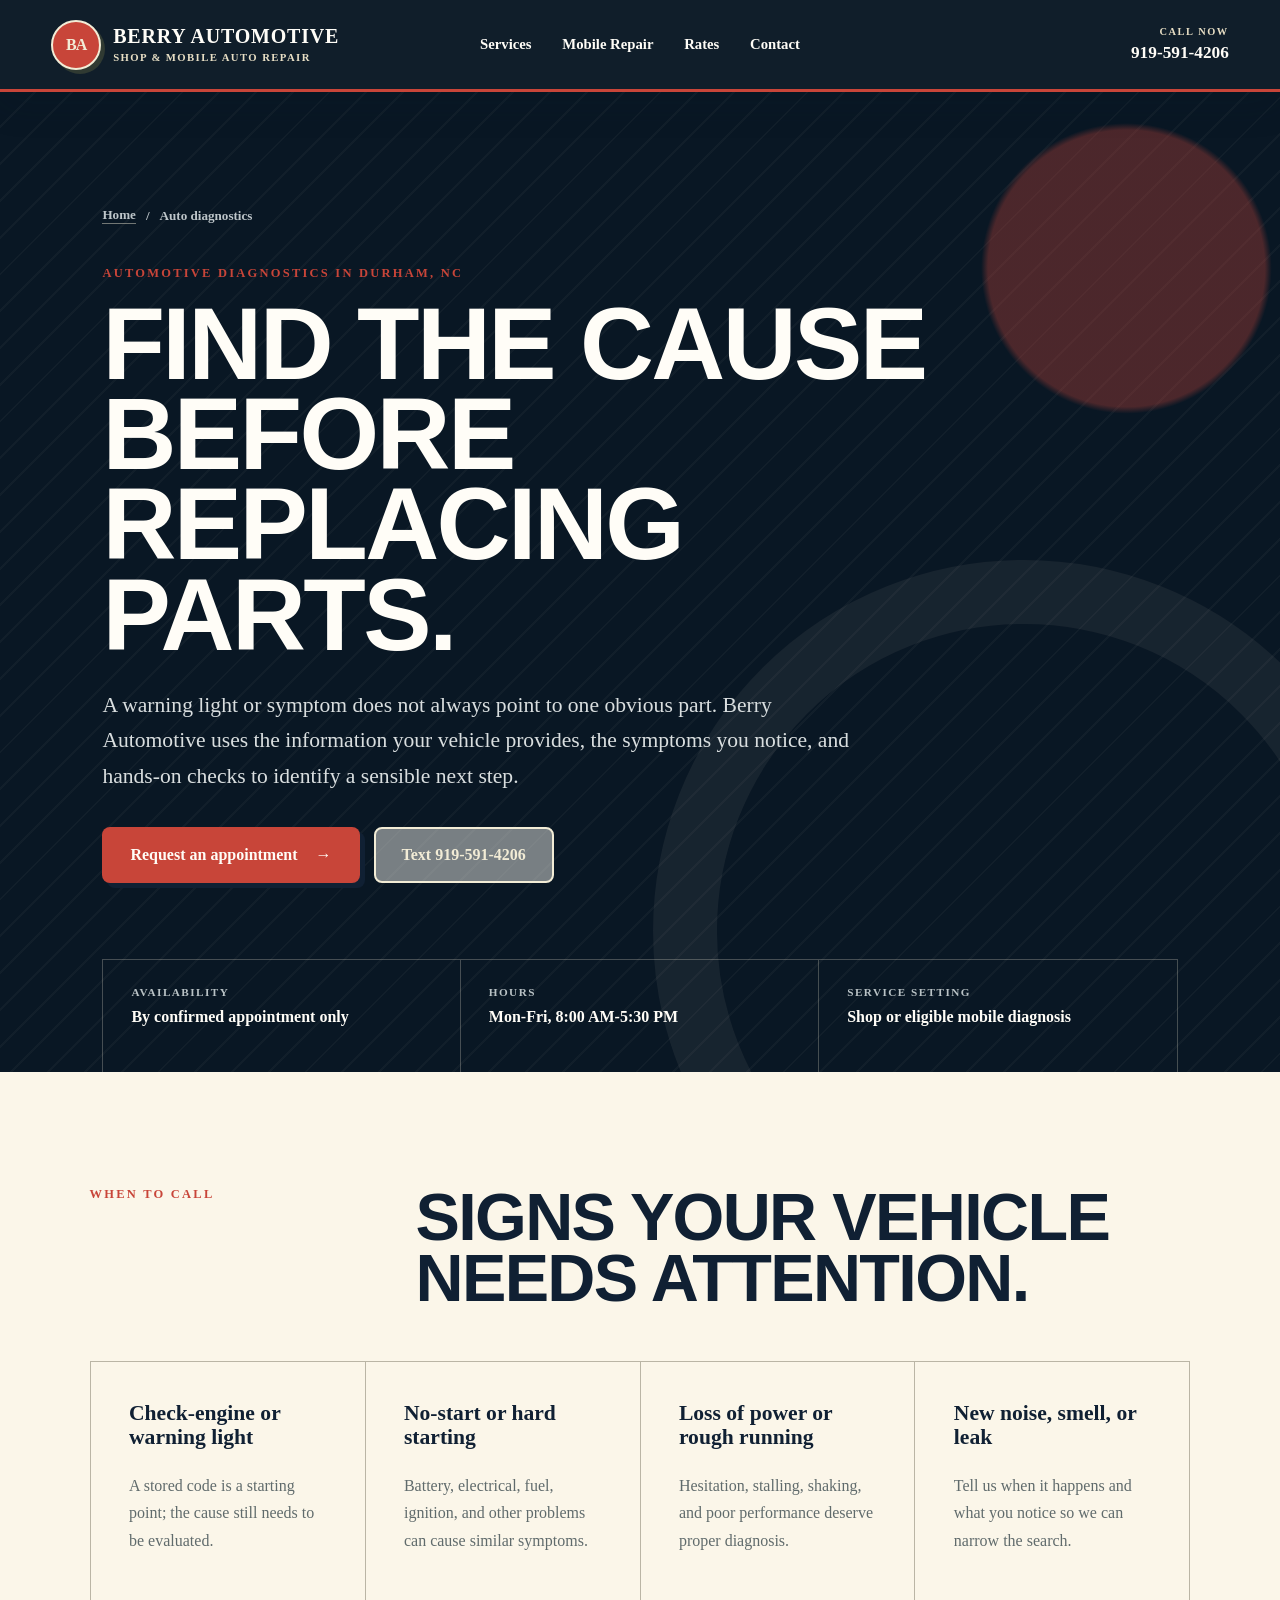
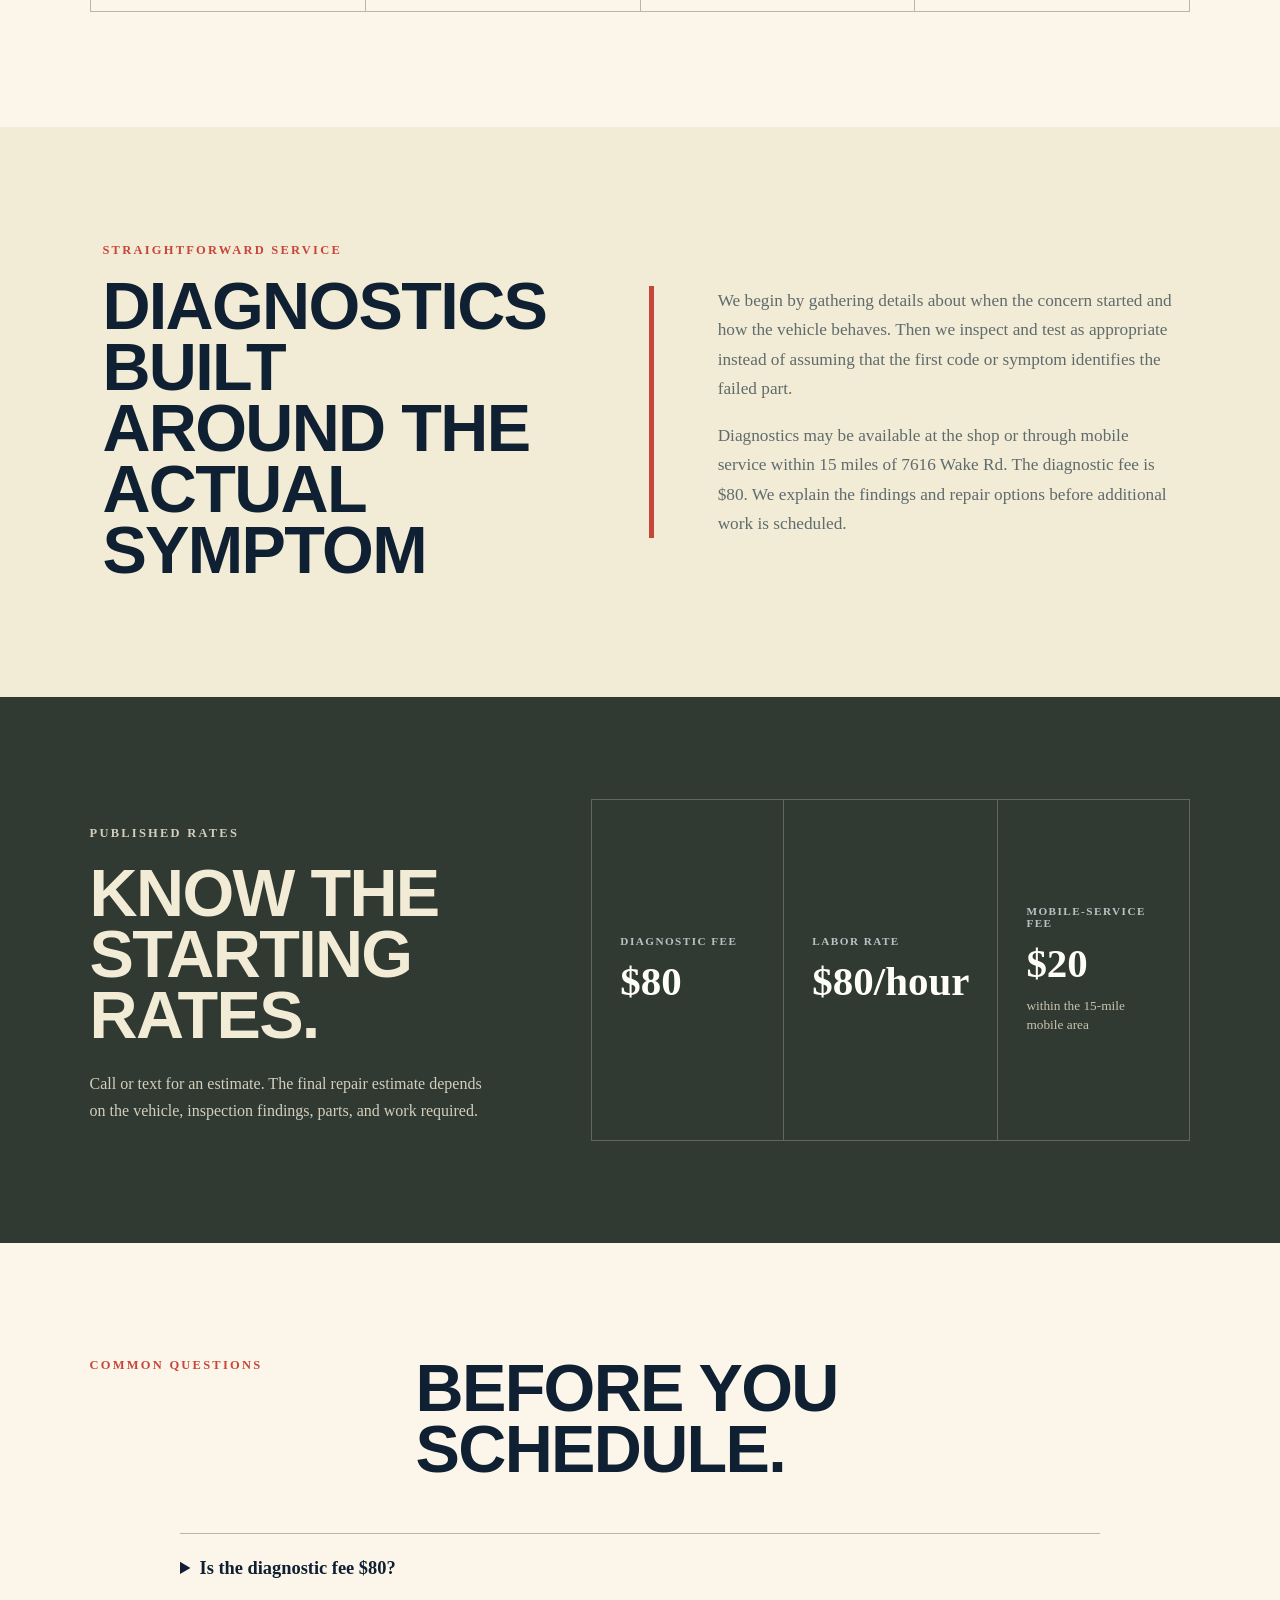
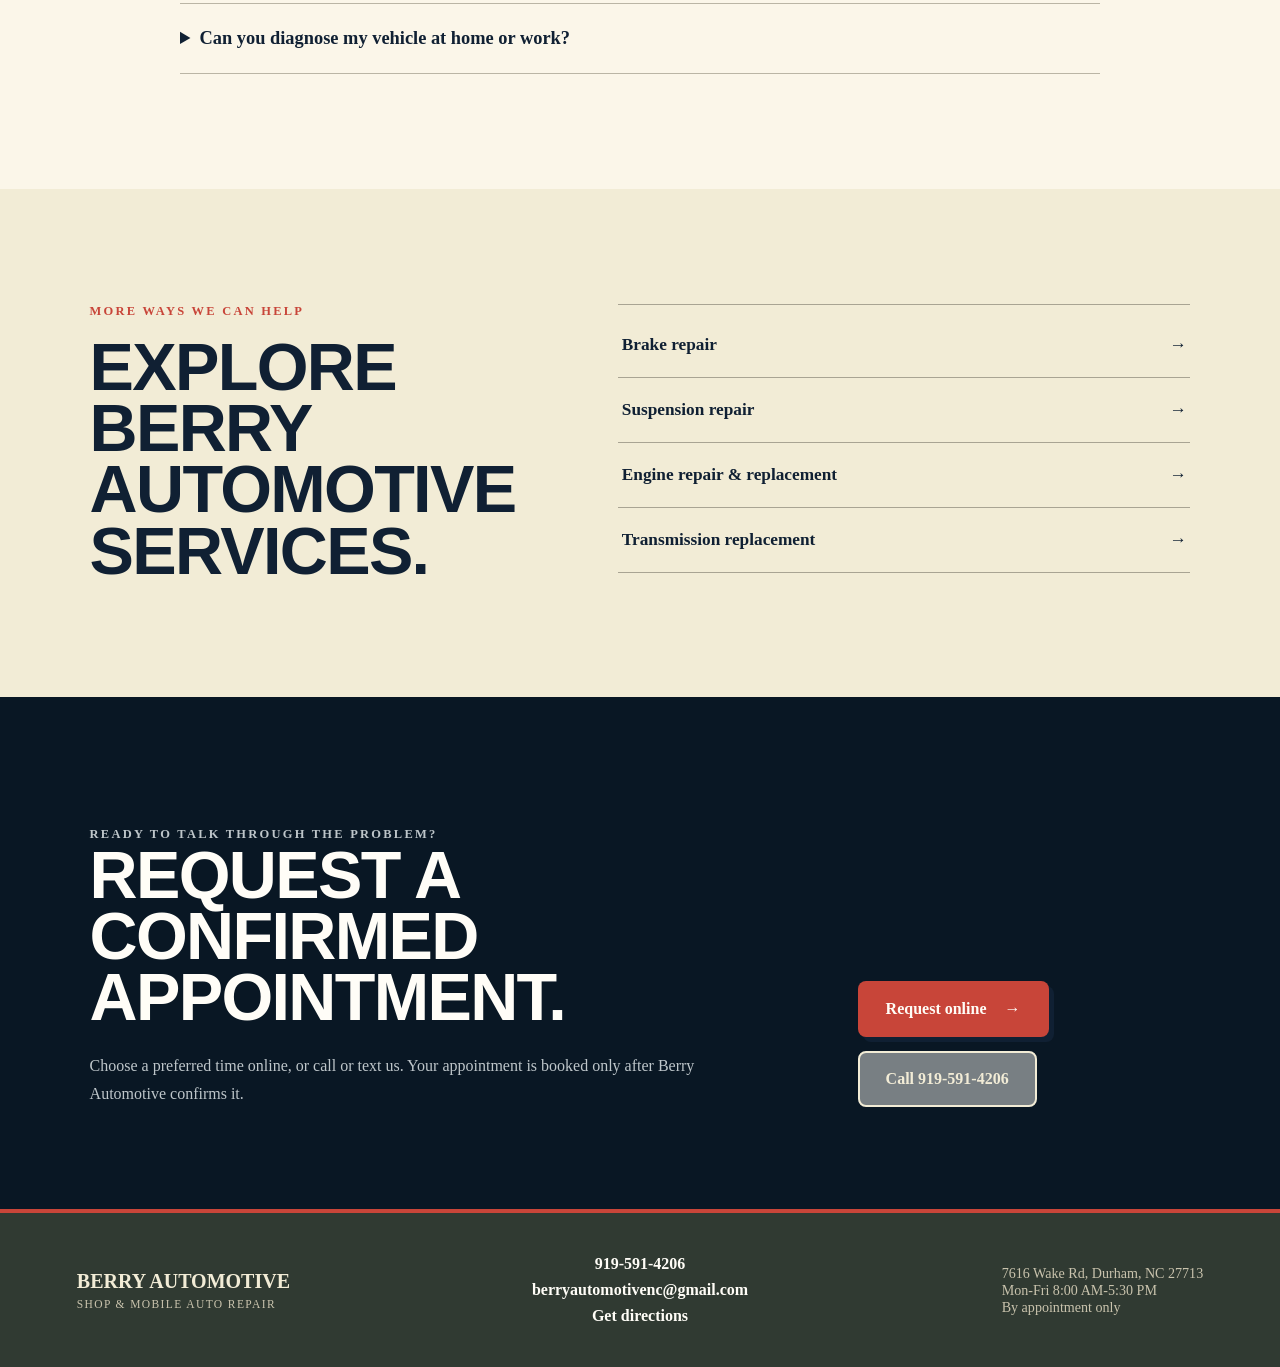
<file: diagnostics-durham-nc.html>
<!doctype html>
<html lang="en">
  <head>
    <meta charset="utf-8">
    <meta name="viewport" content="width=device-width, initial-scale=1">
    <title>Auto Diagnostics in Durham, NC | Berry Automotive</title>
    <meta name="description" content="Automotive diagnostics in Durham, NC for warning lights, no-starts, noises and performance concerns. $80 diagnostic fee; appointment confirmation required.">
    <meta name="robots" content="index, follow, max-image-preview:large">
    <meta name="geo.region" content="US-NC">
    <meta name="geo.placename" content="Durham">
    <meta property="og:locale" content="en_US">
    <meta property="og:type" content="website">
    <meta property="og:site_name" content="Berry Automotive">
    <meta property="og:title" content="Auto Diagnostics in Durham, NC | Berry Automotive">
    <meta property="og:description" content="Automotive diagnostics in Durham, NC for warning lights, no-starts, noises and performance concerns. $80 diagnostic fee; appointment confirmation required.">
    <meta property="og:url" content="https://berryautomotivenc.com/diagnostics-durham-nc.html">
    <meta name="twitter:card" content="summary">
    <meta name="theme-color" content="#091724">
    <link rel="canonical" href="https://berryautomotivenc.com/diagnostics-durham-nc.html">
    <link rel="stylesheet" href="styles.css">
    <link rel="stylesheet" href="service-pages.css">
    <link rel="icon" href="berry-automotive-logo.svg" type="image/svg+xml">
    <script type="application/ld+json">
{
  "@context": "https://schema.org",
  "@graph": [
    {
      "@type": "AutoRepair",
      "@id": "https://berryautomotivenc.com/#auto-repair",
      "name": "Berry Automotive",
      "url": "https://berryautomotivenc.com/",
      "hasMap": "https://www.google.com/maps/search/?api=1&query=Berry%20Automotive%2C%207616%20Wake%20Rd%2C%20Durham%2C%20NC%2027713",
      "telephone": "+1-919-591-4206",
      "email": "berryautomotivenc@gmail.com",
      "description": "Owner-operated shop and mobile auto repair serving Durham, North Carolina. Service is available by confirmed appointment only.",
      "priceRange": "$",
      "address": {
        "@type": "PostalAddress",
        "streetAddress": "7616 Wake Rd",
        "addressLocality": "Durham",
        "addressRegion": "NC",
        "postalCode": "27713",
        "addressCountry": "US"
      },
      "areaServed": "Durham, North Carolina and locations within 15 miles of 7616 Wake Rd",
      "openingHoursSpecification": [
        {
          "@type": "OpeningHoursSpecification",
          "dayOfWeek": [
            "https://schema.org/Monday",
            "https://schema.org/Tuesday",
            "https://schema.org/Wednesday",
            "https://schema.org/Thursday",
            "https://schema.org/Friday"
          ],
          "opens": "08:00",
          "closes": "17:30"
        }
      ]
    },
    {
      "@type": "WebPage",
      "@id": "https://berryautomotivenc.com/diagnostics-durham-nc.html#webpage",
      "url": "https://berryautomotivenc.com/diagnostics-durham-nc.html",
      "name": "Auto Diagnostics in Durham, NC | Berry Automotive",
      "description": "Automotive diagnostics in Durham, NC for warning lights, no-starts, noises and performance concerns. $80 diagnostic fee; appointment confirmation required.",
      "isPartOf": {
        "@id": "https://berryautomotivenc.com/#website"
      },
      "about": {
        "@id": "https://berryautomotivenc.com/diagnostics-durham-nc.html#service"
      }
    },
    {
      "@type": "Service",
      "@id": "https://berryautomotivenc.com/diagnostics-durham-nc.html#service",
      "name": "Auto diagnostics",
      "serviceType": "Automotive diagnostic service",
      "description": "A warning light or symptom does not always point to one obvious part. Berry Automotive uses the information your vehicle provides, the symptoms you notice, and hands-on checks to identify a sensible next step.",
      "provider": {
        "@id": "https://berryautomotivenc.com/#auto-repair"
      },
      "areaServed": {
        "@type": "City",
        "name": "Durham",
        "addressRegion": "NC"
      }
    },
    {
      "@type": "BreadcrumbList",
      "itemListElement": [
        {
          "@type": "ListItem",
          "position": 1,
          "name": "Home",
          "item": "https://berryautomotivenc.com/"
        },
        {
          "@type": "ListItem",
          "position": 2,
          "name": "Auto diagnostics",
          "item": "https://berryautomotivenc.com/diagnostics-durham-nc.html"
        }
      ]
    }
  ]
}
    </script>
  </head>
  <body>
    <header class="site-header">
      <a class="brand" href="/" aria-label="Berry Automotive home">
        <span class="brand-mark" aria-hidden="true">BA</span>
        <span><strong>Berry Automotive</strong><small>Shop &amp; Mobile Auto Repair</small></span>
      </a>
      <nav aria-label="Primary navigation">
        <a href="/#services">Services</a>
        <a href="/mobile-mechanic-durham-nc.html">Mobile repair</a>
        <a href="/#rates-heading">Rates</a>
        <a href="/#request">Contact</a>
      </nav>
      <a class="header-call" href="tel:+19195914206"><span>Call now</span><strong>919-591-4206</strong></a>
    </header>

    <main>
      <section class="service-page-hero">
        <div class="service-page-inner">
          <div class="breadcrumbs" aria-label="Breadcrumb"><a href="/">Home</a><span aria-hidden="true">/</span><span>Auto diagnostics</span></div>
          <p class="eyebrow">Automotive diagnostics in Durham, NC</p>
          <h1>Find the cause before replacing parts.</h1>
          <p class="service-lead">A warning light or symptom does not always point to one obvious part. Berry Automotive uses the information your vehicle provides, the symptoms you notice, and hands-on checks to identify a sensible next step.</p>
          <div class="hero-actions">
            <a class="button button-primary" href="/#request">Request an appointment <span aria-hidden="true">&rarr;</span></a>
            <a class="button button-outline light-outline" href="sms:+19195914206">Text 919-591-4206</a>
          </div>
          <ul class="service-quick-facts" aria-label="Service details">
            <li><span>Availability</span><strong>By confirmed appointment only</strong></li>
            <li><span>Hours</span><strong>Mon-Fri, 8:00 AM-5:30 PM</strong></li>
            <li><span>Service setting</span><strong>Shop or eligible mobile diagnosis</strong></li>
          </ul>
        </div>
      </section>

      <section class="service-detail-section">
        <div class="service-section-heading">
          <p class="eyebrow">When to call</p>
          <h2>Signs your vehicle needs attention.</h2>
        </div>
        <div class="symptom-grid">
          <article><h3>Check-engine or warning light</h3><p>A stored code is a starting point; the cause still needs to be evaluated.</p></article>
          <article><h3>No-start or hard starting</h3><p>Battery, electrical, fuel, ignition, and other problems can cause similar symptoms.</p></article>
          <article><h3>Loss of power or rough running</h3><p>Hesitation, stalling, shaking, and poor performance deserve proper diagnosis.</p></article>
          <article><h3>New noise, smell, or leak</h3><p>Tell us when it happens and what you notice so we can narrow the search.</p></article>
        </div>
      </section>

      <section class="service-explanation">
        <div>
          <p class="eyebrow">Straightforward service</p>
          <h2>Diagnostics built around the actual symptom</h2>
        </div>
        <div class="service-prose">
          <p>We begin by gathering details about when the concern started and how the vehicle behaves. Then we inspect and test as appropriate instead of assuming that the first code or symptom identifies the failed part.</p>
          <p>Diagnostics may be available at the shop or through mobile service within 15 miles of 7616 Wake Rd. The diagnostic fee is $80. We explain the findings and repair options before additional work is scheduled.</p>
        </div>
      </section>

      <section class="rates-panel" aria-labelledby="service-rates-title">
        <div>
          <p class="eyebrow">Published rates</p>
          <h2 id="service-rates-title">Know the starting rates.</h2>
          <p>Call or text for an estimate. The final repair estimate depends on the vehicle, inspection findings, parts, and work required.</p>
        </div>
        <div class="rate-list">
          <article><span>Diagnostic fee</span><strong>$80</strong></article>
          <article><span>Labor rate</span><strong>$80/hour</strong></article>
          <article><span>Mobile-service fee</span><strong>$20</strong><small>within the 15-mile mobile area</small></article>
        </div>
      </section>

      <section class="faq-section">
        <div class="service-section-heading">
          <p class="eyebrow">Common questions</p>
          <h2>Before you schedule.</h2>
        </div>
        <div class="faq-list">
          <details><summary>Is the diagnostic fee $80?</summary><p>Yes. Berry Automotive’s published diagnostic fee is $80.</p></details>
          <details><summary>Can you diagnose my vehicle at home or work?</summary><p>Many concerns may be suitable for mobile diagnosis within the service area. We confirm the vehicle, location, and symptoms before setting the appointment.</p></details>
        </div>
      </section>

      <section class="related-section">
        <div>
          <p class="eyebrow">More ways we can help</p>
          <h2>Explore Berry Automotive services.</h2>
        </div>
        <div class="related-links">
          <a href="/brake-repair-durham-nc.html">Brake repair <span aria-hidden="true">&rarr;</span></a>
          <a href="/suspension-repair-durham-nc.html">Suspension repair <span aria-hidden="true">&rarr;</span></a>
          <a href="/engine-repair-durham-nc.html">Engine repair &amp; replacement <span aria-hidden="true">&rarr;</span></a>
          <a href="/transmission-replacement-durham-nc.html">Transmission replacement <span aria-hidden="true">&rarr;</span></a>
        </div>
      </section>

      <section class="service-cta">
        <div>
          <p class="eyebrow">Ready to talk through the problem?</p>
          <h2>Request a confirmed appointment.</h2>
          <p>Choose a preferred time online, or call or text us. Your appointment is booked only after Berry Automotive confirms it.</p>
        </div>
        <div class="service-cta-actions">
          <a class="button button-primary" href="/#request">Request online <span aria-hidden="true">&rarr;</span></a>
          <a class="button button-outline light-outline" href="tel:+19195914206">Call 919-591-4206</a>
        </div>
      </section>
    </main>

    <footer>
      <div class="footer-brand"><strong>Berry Automotive</strong><span>Shop &amp; Mobile Auto Repair</span></div>
      <div class="footer-contact"><a href="tel:+19195914206">919-591-4206</a><a href="mailto:berryautomotivenc@gmail.com">berryautomotivenc@gmail.com</a><a href="https://www.google.com/maps/search/?api=1&query=Berry%20Automotive%2C%207616%20Wake%20Rd%2C%20Durham%2C%20NC%2027713" target="_blank" rel="noopener">Get directions</a></div>
      <p>7616 Wake Rd, Durham, NC 27713<br>Mon-Fri 8:00 AM-5:30 PM<br>By appointment only</p>
    </footer>
  </body>
</html>
</file>
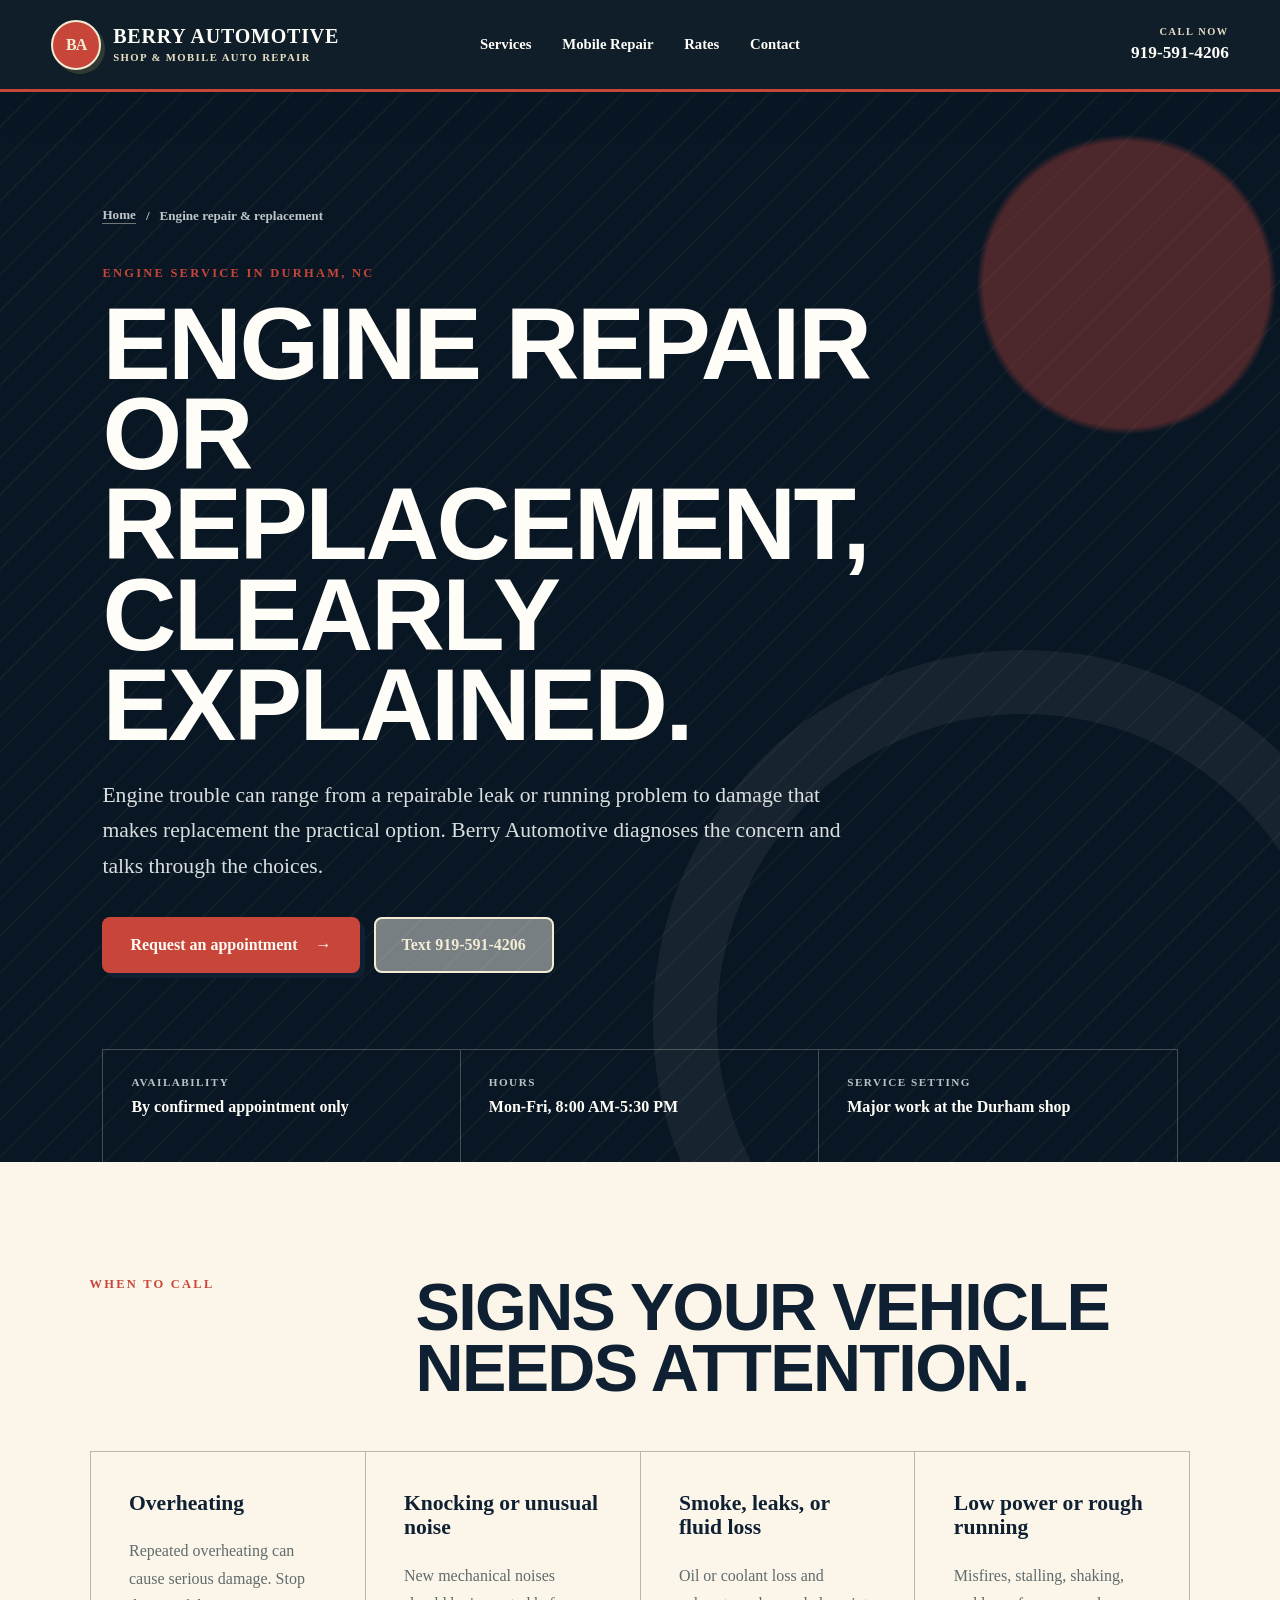
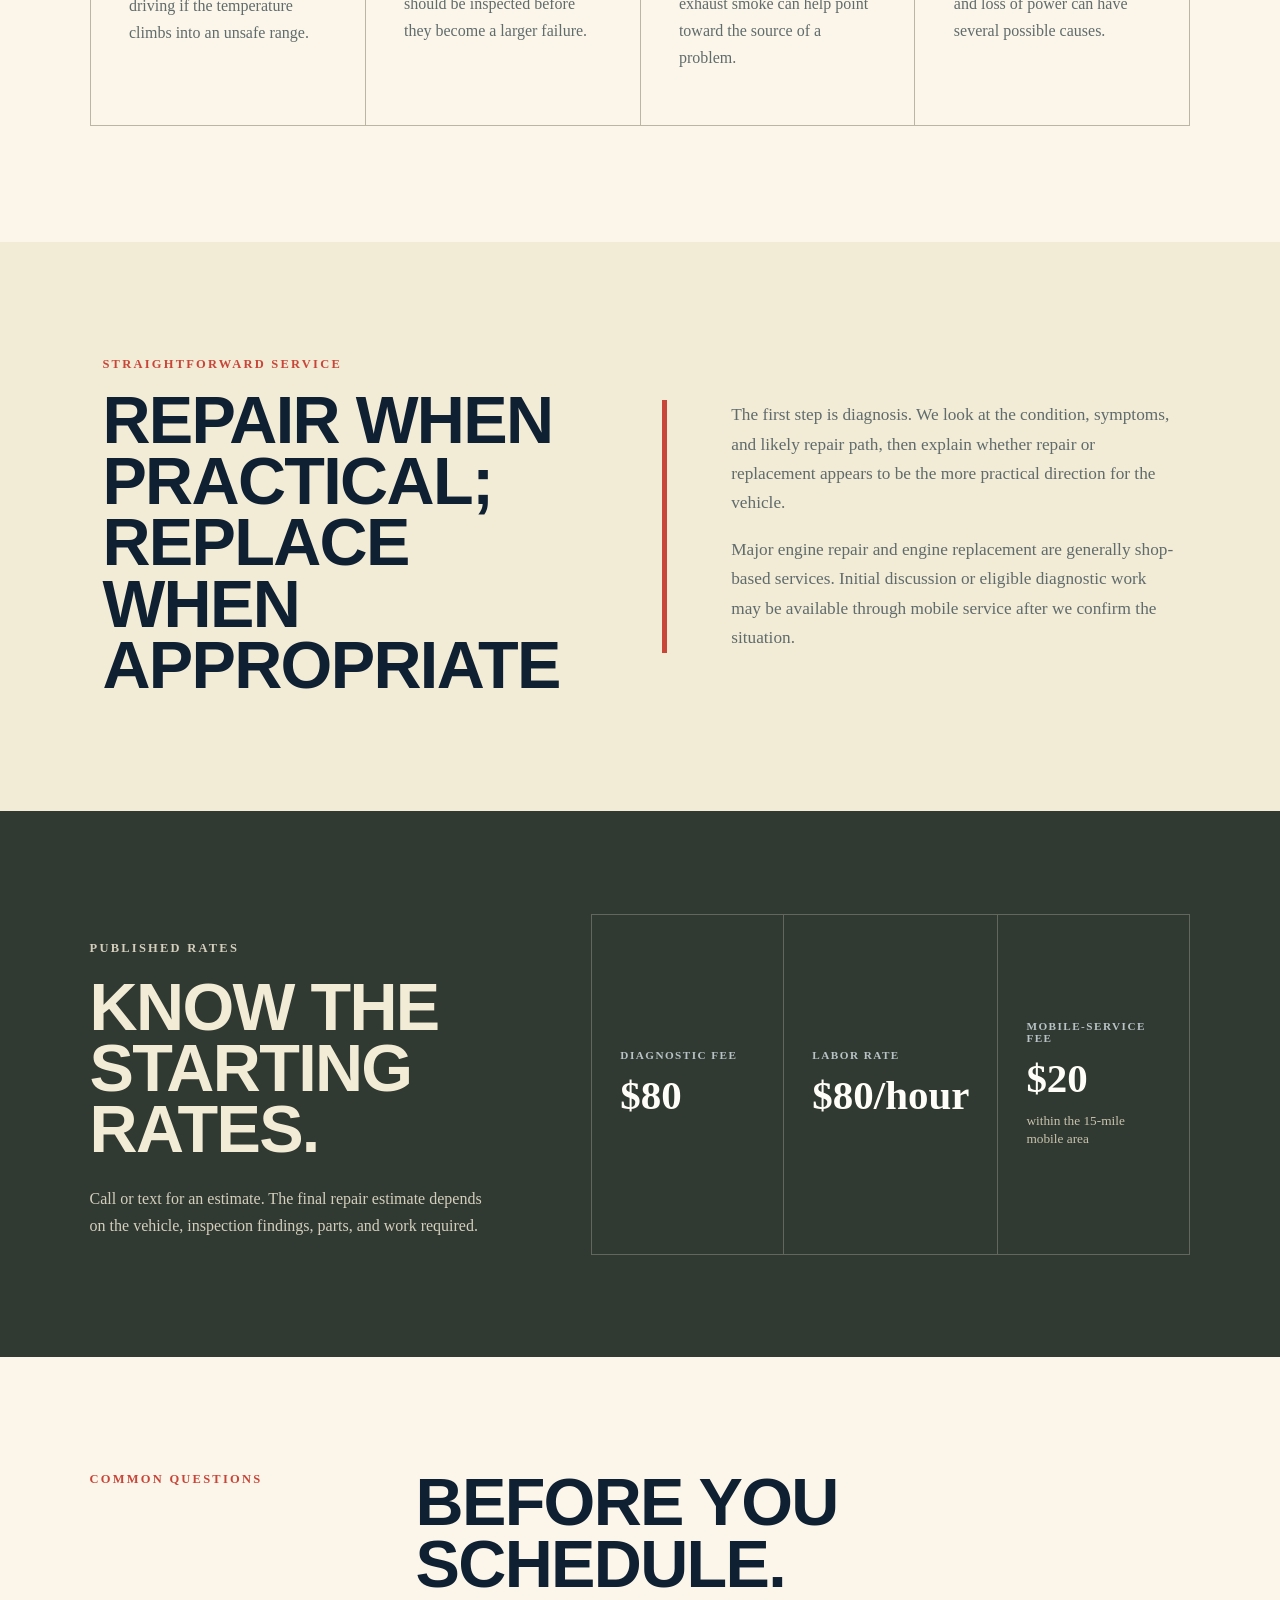
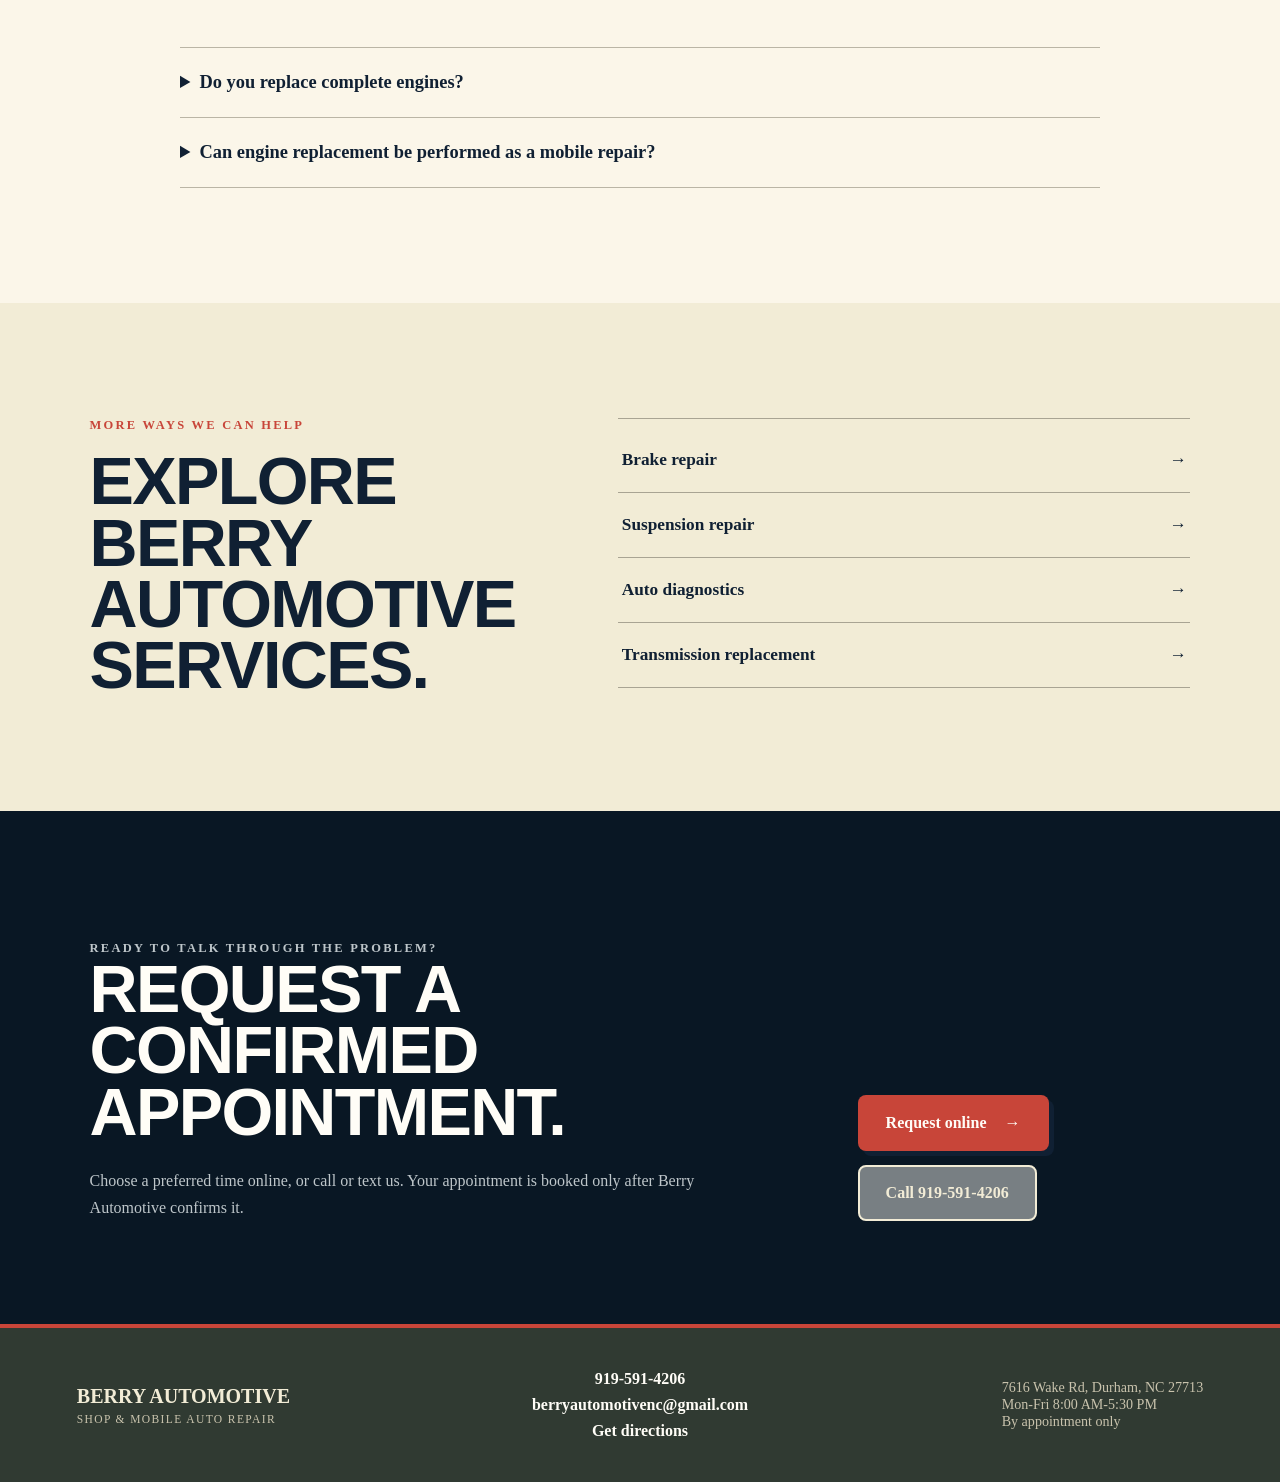
<file: engine-repair-durham-nc.html>
<!doctype html>
<html lang="en">
  <head>
    <meta charset="utf-8">
    <meta name="viewport" content="width=device-width, initial-scale=1">
    <title>Engine Repair &amp; Replacement in Durham | Berry Automotive</title>
    <meta name="description" content="Engine diagnostics, repair and replacement in Durham, NC. Berry Automotive explains findings and options before work. Confirmed appointments only.">
    <meta name="robots" content="index, follow, max-image-preview:large">
    <meta name="geo.region" content="US-NC">
    <meta name="geo.placename" content="Durham">
    <meta property="og:locale" content="en_US">
    <meta property="og:type" content="website">
    <meta property="og:site_name" content="Berry Automotive">
    <meta property="og:title" content="Engine Repair &amp; Replacement in Durham | Berry Automotive">
    <meta property="og:description" content="Engine diagnostics, repair and replacement in Durham, NC. Berry Automotive explains findings and options before work. Confirmed appointments only.">
    <meta property="og:url" content="https://berryautomotivenc.com/engine-repair-durham-nc.html">
    <meta name="twitter:card" content="summary">
    <meta name="theme-color" content="#091724">
    <link rel="canonical" href="https://berryautomotivenc.com/engine-repair-durham-nc.html">
    <link rel="stylesheet" href="styles.css">
    <link rel="stylesheet" href="service-pages.css">
    <link rel="icon" href="berry-automotive-logo.svg" type="image/svg+xml">
    <script type="application/ld+json">
{
  "@context": "https://schema.org",
  "@graph": [
    {
      "@type": "AutoRepair",
      "@id": "https://berryautomotivenc.com/#auto-repair",
      "name": "Berry Automotive",
      "url": "https://berryautomotivenc.com/",
      "hasMap": "https://www.google.com/maps/search/?api=1&query=Berry%20Automotive%2C%207616%20Wake%20Rd%2C%20Durham%2C%20NC%2027713",
      "telephone": "+1-919-591-4206",
      "email": "berryautomotivenc@gmail.com",
      "description": "Owner-operated shop and mobile auto repair serving Durham, North Carolina. Service is available by confirmed appointment only.",
      "priceRange": "$",
      "address": {
        "@type": "PostalAddress",
        "streetAddress": "7616 Wake Rd",
        "addressLocality": "Durham",
        "addressRegion": "NC",
        "postalCode": "27713",
        "addressCountry": "US"
      },
      "areaServed": "Durham, North Carolina and locations within 15 miles of 7616 Wake Rd",
      "openingHoursSpecification": [
        {
          "@type": "OpeningHoursSpecification",
          "dayOfWeek": [
            "https://schema.org/Monday",
            "https://schema.org/Tuesday",
            "https://schema.org/Wednesday",
            "https://schema.org/Thursday",
            "https://schema.org/Friday"
          ],
          "opens": "08:00",
          "closes": "17:30"
        }
      ]
    },
    {
      "@type": "WebPage",
      "@id": "https://berryautomotivenc.com/engine-repair-durham-nc.html#webpage",
      "url": "https://berryautomotivenc.com/engine-repair-durham-nc.html",
      "name": "Engine Repair & Replacement in Durham | Berry Automotive",
      "description": "Engine diagnostics, repair and replacement in Durham, NC. Berry Automotive explains findings and options before work. Confirmed appointments only.",
      "isPartOf": {
        "@id": "https://berryautomotivenc.com/#website"
      },
      "about": {
        "@id": "https://berryautomotivenc.com/engine-repair-durham-nc.html#service"
      }
    },
    {
      "@type": "Service",
      "@id": "https://berryautomotivenc.com/engine-repair-durham-nc.html#service",
      "name": "Engine repair & replacement",
      "serviceType": "Automotive engine repair and replacement",
      "description": "Engine trouble can range from a repairable leak or running problem to damage that makes replacement the practical option. Berry Automotive diagnoses the concern and talks through the choices.",
      "provider": {
        "@id": "https://berryautomotivenc.com/#auto-repair"
      },
      "areaServed": {
        "@type": "City",
        "name": "Durham",
        "addressRegion": "NC"
      }
    },
    {
      "@type": "BreadcrumbList",
      "itemListElement": [
        {
          "@type": "ListItem",
          "position": 1,
          "name": "Home",
          "item": "https://berryautomotivenc.com/"
        },
        {
          "@type": "ListItem",
          "position": 2,
          "name": "Engine repair & replacement",
          "item": "https://berryautomotivenc.com/engine-repair-durham-nc.html"
        }
      ]
    }
  ]
}
    </script>
  </head>
  <body>
    <header class="site-header">
      <a class="brand" href="/" aria-label="Berry Automotive home">
        <span class="brand-mark" aria-hidden="true">BA</span>
        <span><strong>Berry Automotive</strong><small>Shop &amp; Mobile Auto Repair</small></span>
      </a>
      <nav aria-label="Primary navigation">
        <a href="/#services">Services</a>
        <a href="/mobile-mechanic-durham-nc.html">Mobile repair</a>
        <a href="/#rates-heading">Rates</a>
        <a href="/#request">Contact</a>
      </nav>
      <a class="header-call" href="tel:+19195914206"><span>Call now</span><strong>919-591-4206</strong></a>
    </header>

    <main>
      <section class="service-page-hero">
        <div class="service-page-inner">
          <div class="breadcrumbs" aria-label="Breadcrumb"><a href="/">Home</a><span aria-hidden="true">/</span><span>Engine repair &amp; replacement</span></div>
          <p class="eyebrow">Engine service in Durham, NC</p>
          <h1>Engine repair or replacement, clearly explained.</h1>
          <p class="service-lead">Engine trouble can range from a repairable leak or running problem to damage that makes replacement the practical option. Berry Automotive diagnoses the concern and talks through the choices.</p>
          <div class="hero-actions">
            <a class="button button-primary" href="/#request">Request an appointment <span aria-hidden="true">&rarr;</span></a>
            <a class="button button-outline light-outline" href="sms:+19195914206">Text 919-591-4206</a>
          </div>
          <ul class="service-quick-facts" aria-label="Service details">
            <li><span>Availability</span><strong>By confirmed appointment only</strong></li>
            <li><span>Hours</span><strong>Mon-Fri, 8:00 AM-5:30 PM</strong></li>
            <li><span>Service setting</span><strong>Major work at the Durham shop</strong></li>
          </ul>
        </div>
      </section>

      <section class="service-detail-section">
        <div class="service-section-heading">
          <p class="eyebrow">When to call</p>
          <h2>Signs your vehicle needs attention.</h2>
        </div>
        <div class="symptom-grid">
          <article><h3>Overheating</h3><p>Repeated overheating can cause serious damage. Stop driving if the temperature climbs into an unsafe range.</p></article>
          <article><h3>Knocking or unusual noise</h3><p>New mechanical noises should be inspected before they become a larger failure.</p></article>
          <article><h3>Smoke, leaks, or fluid loss</h3><p>Oil or coolant loss and exhaust smoke can help point toward the source of a problem.</p></article>
          <article><h3>Low power or rough running</h3><p>Misfires, stalling, shaking, and loss of power can have several possible causes.</p></article>
        </div>
      </section>

      <section class="service-explanation">
        <div>
          <p class="eyebrow">Straightforward service</p>
          <h2>Repair when practical; replace when appropriate</h2>
        </div>
        <div class="service-prose">
          <p>The first step is diagnosis. We look at the condition, symptoms, and likely repair path, then explain whether repair or replacement appears to be the more practical direction for the vehicle.</p>
          <p>Major engine repair and engine replacement are generally shop-based services. Initial discussion or eligible diagnostic work may be available through mobile service after we confirm the situation.</p>
        </div>
      </section>

      <section class="rates-panel" aria-labelledby="service-rates-title">
        <div>
          <p class="eyebrow">Published rates</p>
          <h2 id="service-rates-title">Know the starting rates.</h2>
          <p>Call or text for an estimate. The final repair estimate depends on the vehicle, inspection findings, parts, and work required.</p>
        </div>
        <div class="rate-list">
          <article><span>Diagnostic fee</span><strong>$80</strong></article>
          <article><span>Labor rate</span><strong>$80/hour</strong></article>
          <article><span>Mobile-service fee</span><strong>$20</strong><small>within the 15-mile mobile area</small></article>
        </div>
      </section>

      <section class="faq-section">
        <div class="service-section-heading">
          <p class="eyebrow">Common questions</p>
          <h2>Before you schedule.</h2>
        </div>
        <div class="faq-list">
          <details><summary>Do you replace complete engines?</summary><p>Yes. Berry Automotive offers engine repair and complete engine replacement. Diagnosis comes first so the recommended path is based on the vehicle’s condition.</p></details>
          <details><summary>Can engine replacement be performed as a mobile repair?</summary><p>Engine replacement is generally handled at the shop. Call or text first so we can discuss the vehicle and safe next steps.</p></details>
        </div>
      </section>

      <section class="related-section">
        <div>
          <p class="eyebrow">More ways we can help</p>
          <h2>Explore Berry Automotive services.</h2>
        </div>
        <div class="related-links">
          <a href="/brake-repair-durham-nc.html">Brake repair <span aria-hidden="true">&rarr;</span></a>
          <a href="/suspension-repair-durham-nc.html">Suspension repair <span aria-hidden="true">&rarr;</span></a>
          <a href="/diagnostics-durham-nc.html">Auto diagnostics <span aria-hidden="true">&rarr;</span></a>
          <a href="/transmission-replacement-durham-nc.html">Transmission replacement <span aria-hidden="true">&rarr;</span></a>
        </div>
      </section>

      <section class="service-cta">
        <div>
          <p class="eyebrow">Ready to talk through the problem?</p>
          <h2>Request a confirmed appointment.</h2>
          <p>Choose a preferred time online, or call or text us. Your appointment is booked only after Berry Automotive confirms it.</p>
        </div>
        <div class="service-cta-actions">
          <a class="button button-primary" href="/#request">Request online <span aria-hidden="true">&rarr;</span></a>
          <a class="button button-outline light-outline" href="tel:+19195914206">Call 919-591-4206</a>
        </div>
      </section>
    </main>

    <footer>
      <div class="footer-brand"><strong>Berry Automotive</strong><span>Shop &amp; Mobile Auto Repair</span></div>
      <div class="footer-contact"><a href="tel:+19195914206">919-591-4206</a><a href="mailto:berryautomotivenc@gmail.com">berryautomotivenc@gmail.com</a><a href="https://www.google.com/maps/search/?api=1&query=Berry%20Automotive%2C%207616%20Wake%20Rd%2C%20Durham%2C%20NC%2027713" target="_blank" rel="noopener">Get directions</a></div>
      <p>7616 Wake Rd, Durham, NC 27713<br>Mon-Fri 8:00 AM-5:30 PM<br>By appointment only</p>
    </footer>
  </body>
</html>
</file>
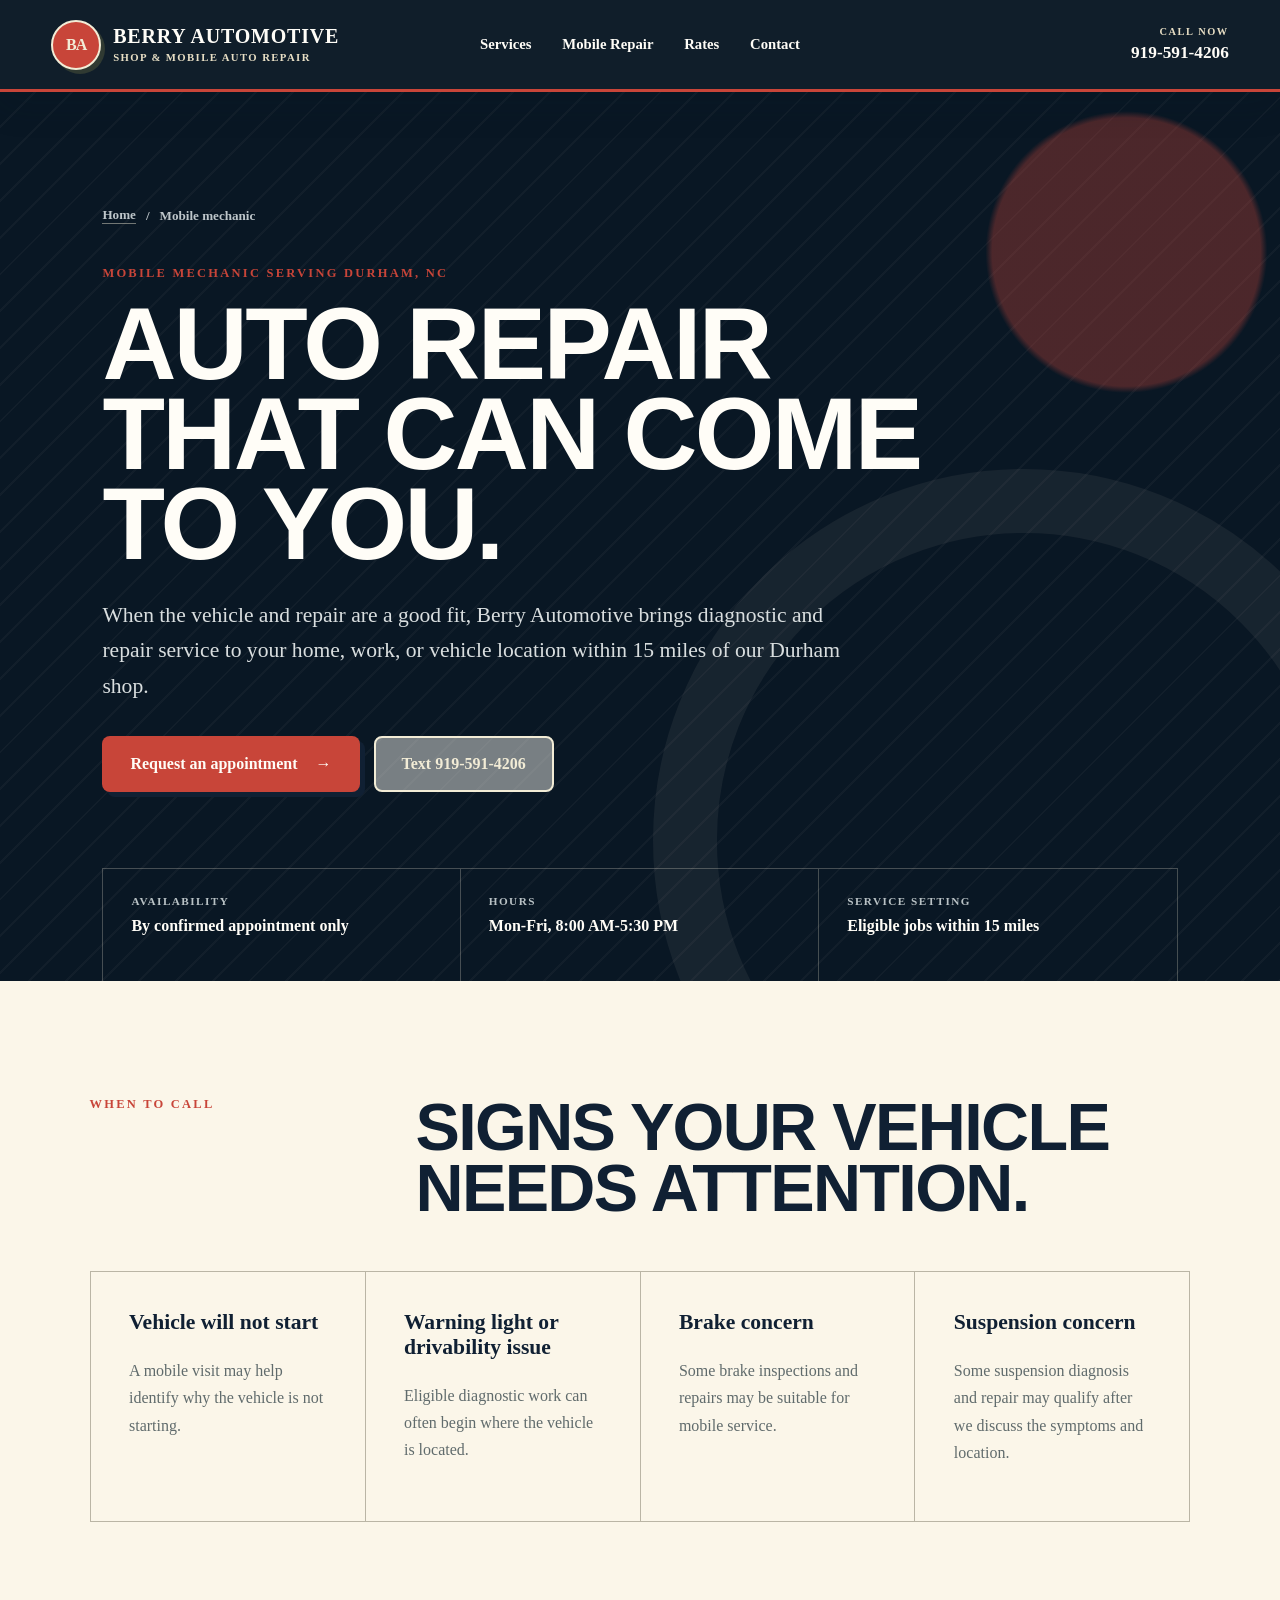
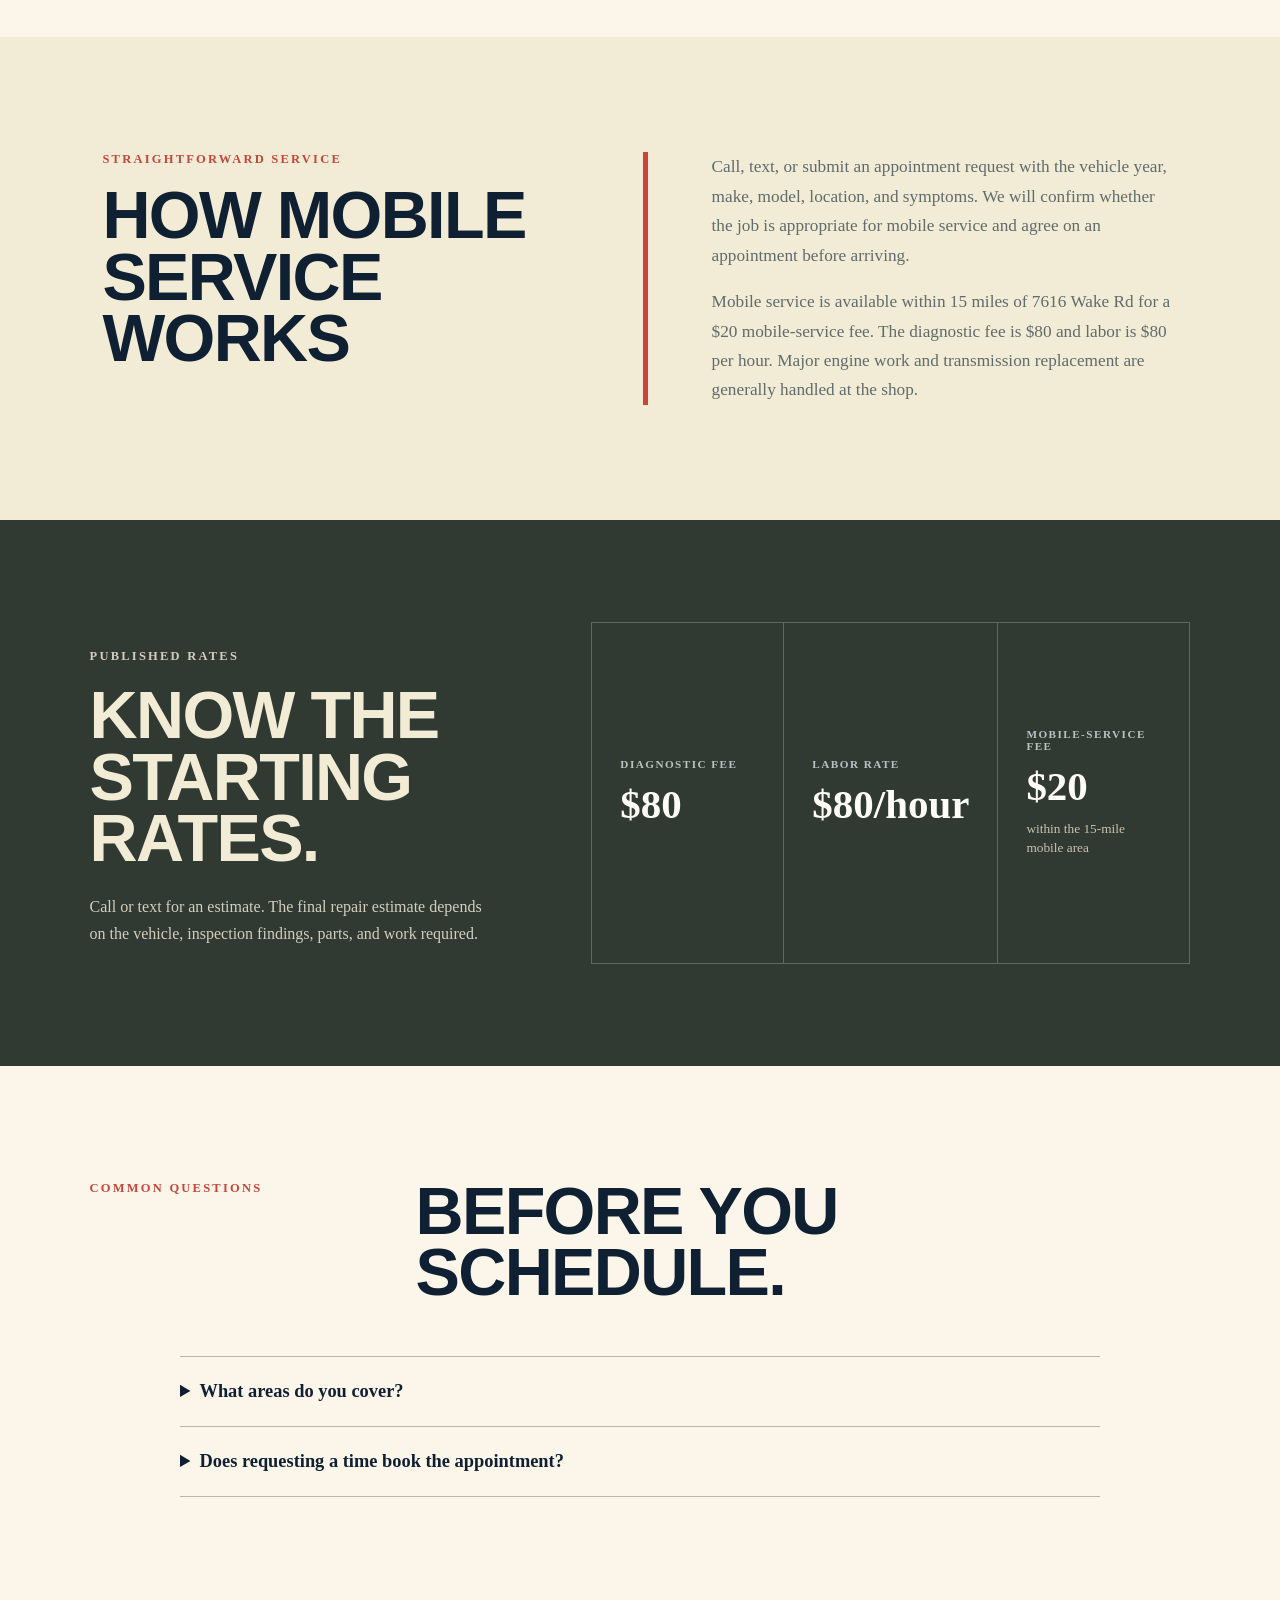
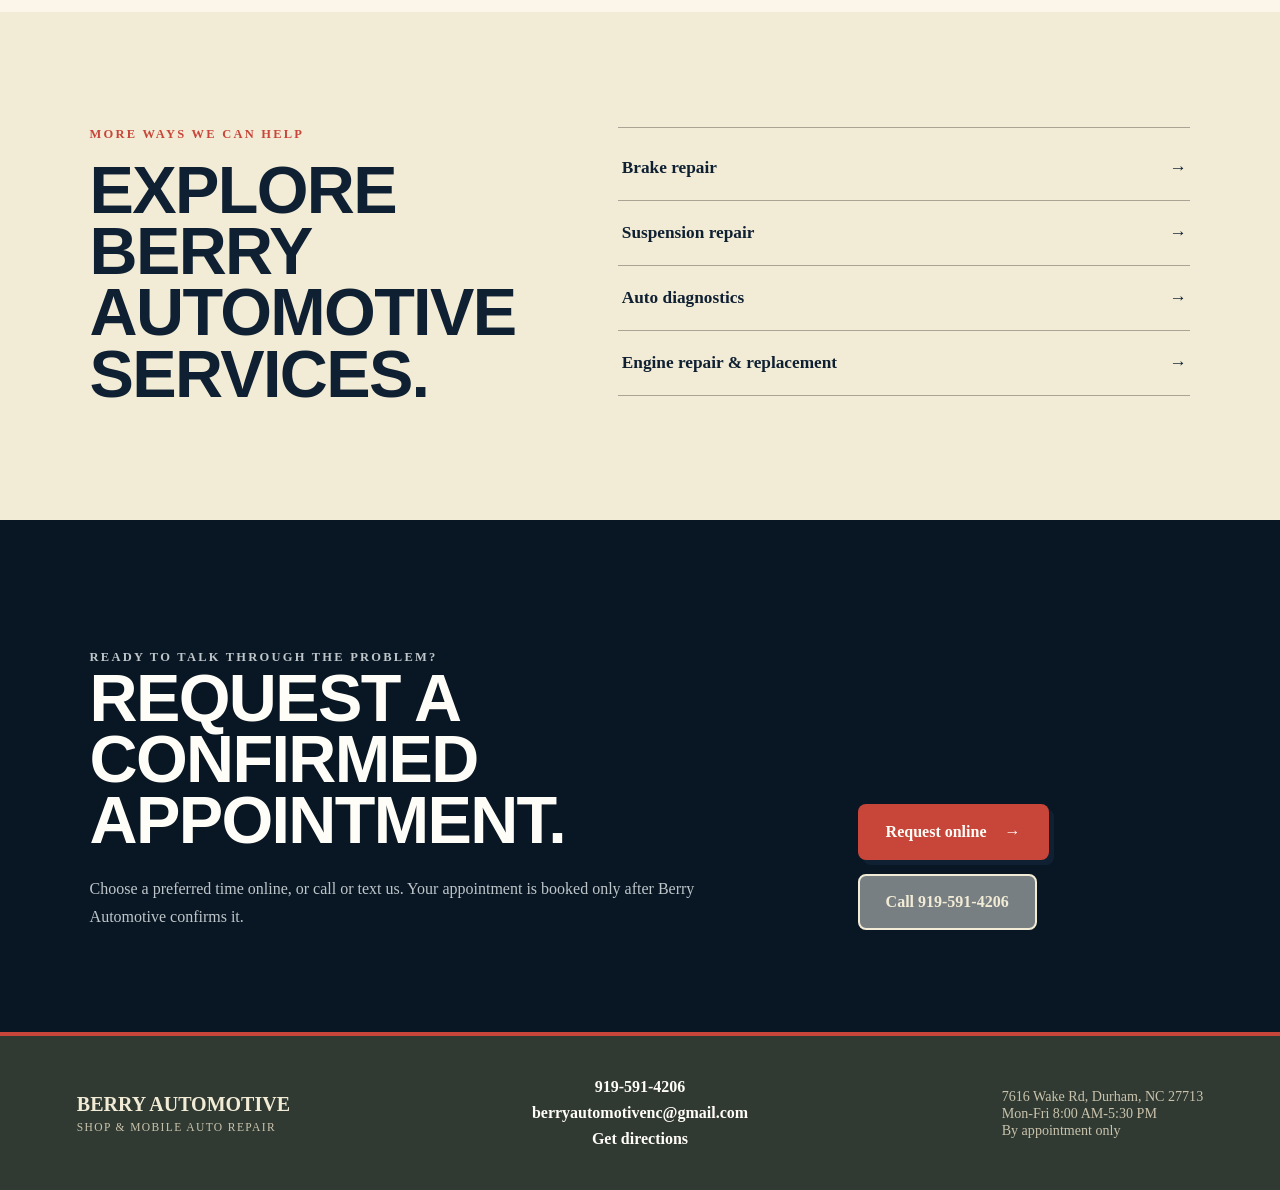
<file: mobile-mechanic-durham-nc.html>
<!doctype html>
<html lang="en">
  <head>
    <meta charset="utf-8">
    <meta name="viewport" content="width=device-width, initial-scale=1">
    <title>Mobile Mechanic in Durham, NC | Berry Automotive</title>
    <meta name="description" content="Mobile mechanic service within 15 miles of 7616 Wake Rd, Durham, NC. $20 mobile fee, $80 diagnostics and $80/hour labor by confirmed appointment.">
    <meta name="robots" content="index, follow, max-image-preview:large">
    <meta name="geo.region" content="US-NC">
    <meta name="geo.placename" content="Durham">
    <meta property="og:locale" content="en_US">
    <meta property="og:type" content="website">
    <meta property="og:site_name" content="Berry Automotive">
    <meta property="og:title" content="Mobile Mechanic in Durham, NC | Berry Automotive">
    <meta property="og:description" content="Mobile mechanic service within 15 miles of 7616 Wake Rd, Durham, NC. $20 mobile fee, $80 diagnostics and $80/hour labor by confirmed appointment.">
    <meta property="og:url" content="https://berryautomotivenc.com/mobile-mechanic-durham-nc.html">
    <meta name="twitter:card" content="summary">
    <meta name="theme-color" content="#091724">
    <link rel="canonical" href="https://berryautomotivenc.com/mobile-mechanic-durham-nc.html">
    <link rel="stylesheet" href="styles.css">
    <link rel="stylesheet" href="service-pages.css">
    <link rel="icon" href="berry-automotive-logo.svg" type="image/svg+xml">
    <script type="application/ld+json">
{
  "@context": "https://schema.org",
  "@graph": [
    {
      "@type": "AutoRepair",
      "@id": "https://berryautomotivenc.com/#auto-repair",
      "name": "Berry Automotive",
      "url": "https://berryautomotivenc.com/",
      "hasMap": "https://www.google.com/maps/search/?api=1&query=Berry%20Automotive%2C%207616%20Wake%20Rd%2C%20Durham%2C%20NC%2027713",
      "telephone": "+1-919-591-4206",
      "email": "berryautomotivenc@gmail.com",
      "description": "Owner-operated shop and mobile auto repair serving Durham, North Carolina. Service is available by confirmed appointment only.",
      "priceRange": "$",
      "address": {
        "@type": "PostalAddress",
        "streetAddress": "7616 Wake Rd",
        "addressLocality": "Durham",
        "addressRegion": "NC",
        "postalCode": "27713",
        "addressCountry": "US"
      },
      "areaServed": "Durham, North Carolina and locations within 15 miles of 7616 Wake Rd",
      "openingHoursSpecification": [
        {
          "@type": "OpeningHoursSpecification",
          "dayOfWeek": [
            "https://schema.org/Monday",
            "https://schema.org/Tuesday",
            "https://schema.org/Wednesday",
            "https://schema.org/Thursday",
            "https://schema.org/Friday"
          ],
          "opens": "08:00",
          "closes": "17:30"
        }
      ]
    },
    {
      "@type": "WebPage",
      "@id": "https://berryautomotivenc.com/mobile-mechanic-durham-nc.html#webpage",
      "url": "https://berryautomotivenc.com/mobile-mechanic-durham-nc.html",
      "name": "Mobile Mechanic in Durham, NC | Berry Automotive",
      "description": "Mobile mechanic service within 15 miles of 7616 Wake Rd, Durham, NC. $20 mobile fee, $80 diagnostics and $80/hour labor by confirmed appointment.",
      "isPartOf": {
        "@id": "https://berryautomotivenc.com/#website"
      },
      "about": {
        "@id": "https://berryautomotivenc.com/mobile-mechanic-durham-nc.html#service"
      }
    },
    {
      "@type": "Service",
      "@id": "https://berryautomotivenc.com/mobile-mechanic-durham-nc.html#service",
      "name": "Mobile mechanic",
      "serviceType": "Mobile automotive repair",
      "description": "When the vehicle and repair are a good fit, Berry Automotive brings diagnostic and repair service to your home, work, or vehicle location within 15 miles of our Durham shop.",
      "provider": {
        "@id": "https://berryautomotivenc.com/#auto-repair"
      },
      "areaServed": {
        "@type": "City",
        "name": "Durham",
        "addressRegion": "NC"
      }
    },
    {
      "@type": "BreadcrumbList",
      "itemListElement": [
        {
          "@type": "ListItem",
          "position": 1,
          "name": "Home",
          "item": "https://berryautomotivenc.com/"
        },
        {
          "@type": "ListItem",
          "position": 2,
          "name": "Mobile mechanic",
          "item": "https://berryautomotivenc.com/mobile-mechanic-durham-nc.html"
        }
      ]
    }
  ]
}
    </script>
  </head>
  <body>
    <header class="site-header">
      <a class="brand" href="/" aria-label="Berry Automotive home">
        <span class="brand-mark" aria-hidden="true">BA</span>
        <span><strong>Berry Automotive</strong><small>Shop &amp; Mobile Auto Repair</small></span>
      </a>
      <nav aria-label="Primary navigation">
        <a href="/#services">Services</a>
        <a href="/mobile-mechanic-durham-nc.html">Mobile repair</a>
        <a href="/#rates-heading">Rates</a>
        <a href="/#request">Contact</a>
      </nav>
      <a class="header-call" href="tel:+19195914206"><span>Call now</span><strong>919-591-4206</strong></a>
    </header>

    <main>
      <section class="service-page-hero">
        <div class="service-page-inner">
          <div class="breadcrumbs" aria-label="Breadcrumb"><a href="/">Home</a><span aria-hidden="true">/</span><span>Mobile mechanic</span></div>
          <p class="eyebrow">Mobile mechanic serving Durham, NC</p>
          <h1>Auto repair that can come to you.</h1>
          <p class="service-lead">When the vehicle and repair are a good fit, Berry Automotive brings diagnostic and repair service to your home, work, or vehicle location within 15 miles of our Durham shop.</p>
          <div class="hero-actions">
            <a class="button button-primary" href="/#request">Request an appointment <span aria-hidden="true">&rarr;</span></a>
            <a class="button button-outline light-outline" href="sms:+19195914206">Text 919-591-4206</a>
          </div>
          <ul class="service-quick-facts" aria-label="Service details">
            <li><span>Availability</span><strong>By confirmed appointment only</strong></li>
            <li><span>Hours</span><strong>Mon-Fri, 8:00 AM-5:30 PM</strong></li>
            <li><span>Service setting</span><strong>Eligible jobs within 15 miles</strong></li>
          </ul>
        </div>
      </section>

      <section class="service-detail-section">
        <div class="service-section-heading">
          <p class="eyebrow">When to call</p>
          <h2>Signs your vehicle needs attention.</h2>
        </div>
        <div class="symptom-grid">
          <article><h3>Vehicle will not start</h3><p>A mobile visit may help identify why the vehicle is not starting.</p></article>
          <article><h3>Warning light or drivability issue</h3><p>Eligible diagnostic work can often begin where the vehicle is located.</p></article>
          <article><h3>Brake concern</h3><p>Some brake inspections and repairs may be suitable for mobile service.</p></article>
          <article><h3>Suspension concern</h3><p>Some suspension diagnosis and repair may qualify after we discuss the symptoms and location.</p></article>
        </div>
      </section>

      <section class="service-explanation">
        <div>
          <p class="eyebrow">Straightforward service</p>
          <h2>How mobile service works</h2>
        </div>
        <div class="service-prose">
          <p>Call, text, or submit an appointment request with the vehicle year, make, model, location, and symptoms. We will confirm whether the job is appropriate for mobile service and agree on an appointment before arriving.</p>
          <p>Mobile service is available within 15 miles of 7616 Wake Rd for a $20 mobile-service fee. The diagnostic fee is $80 and labor is $80 per hour. Major engine work and transmission replacement are generally handled at the shop.</p>
        </div>
      </section>

      <section class="rates-panel" aria-labelledby="service-rates-title">
        <div>
          <p class="eyebrow">Published rates</p>
          <h2 id="service-rates-title">Know the starting rates.</h2>
          <p>Call or text for an estimate. The final repair estimate depends on the vehicle, inspection findings, parts, and work required.</p>
        </div>
        <div class="rate-list">
          <article><span>Diagnostic fee</span><strong>$80</strong></article>
          <article><span>Labor rate</span><strong>$80/hour</strong></article>
          <article><span>Mobile-service fee</span><strong>$20</strong><small>within the 15-mile mobile area</small></article>
        </div>
      </section>

      <section class="faq-section">
        <div class="service-section-heading">
          <p class="eyebrow">Common questions</p>
          <h2>Before you schedule.</h2>
        </div>
        <div class="faq-list">
          <details><summary>What areas do you cover?</summary><p>Mobile service is offered at eligible locations within 15 miles of 7616 Wake Rd, Durham, NC 27713.</p></details>
          <details><summary>Does requesting a time book the appointment?</summary><p>No. Every appointment request must be confirmed by Berry Automotive by call or text before it is booked.</p></details>
        </div>
      </section>

      <section class="related-section">
        <div>
          <p class="eyebrow">More ways we can help</p>
          <h2>Explore Berry Automotive services.</h2>
        </div>
        <div class="related-links">
          <a href="/brake-repair-durham-nc.html">Brake repair <span aria-hidden="true">&rarr;</span></a>
          <a href="/suspension-repair-durham-nc.html">Suspension repair <span aria-hidden="true">&rarr;</span></a>
          <a href="/diagnostics-durham-nc.html">Auto diagnostics <span aria-hidden="true">&rarr;</span></a>
          <a href="/engine-repair-durham-nc.html">Engine repair &amp; replacement <span aria-hidden="true">&rarr;</span></a>
        </div>
      </section>

      <section class="service-cta">
        <div>
          <p class="eyebrow">Ready to talk through the problem?</p>
          <h2>Request a confirmed appointment.</h2>
          <p>Choose a preferred time online, or call or text us. Your appointment is booked only after Berry Automotive confirms it.</p>
        </div>
        <div class="service-cta-actions">
          <a class="button button-primary" href="/#request">Request online <span aria-hidden="true">&rarr;</span></a>
          <a class="button button-outline light-outline" href="tel:+19195914206">Call 919-591-4206</a>
        </div>
      </section>
    </main>

    <footer>
      <div class="footer-brand"><strong>Berry Automotive</strong><span>Shop &amp; Mobile Auto Repair</span></div>
      <div class="footer-contact"><a href="tel:+19195914206">919-591-4206</a><a href="mailto:berryautomotivenc@gmail.com">berryautomotivenc@gmail.com</a><a href="https://www.google.com/maps/search/?api=1&query=Berry%20Automotive%2C%207616%20Wake%20Rd%2C%20Durham%2C%20NC%2027713" target="_blank" rel="noopener">Get directions</a></div>
      <p>7616 Wake Rd, Durham, NC 27713<br>Mon-Fri 8:00 AM-5:30 PM<br>By appointment only</p>
    </footer>
  </body>
</html>
</file>
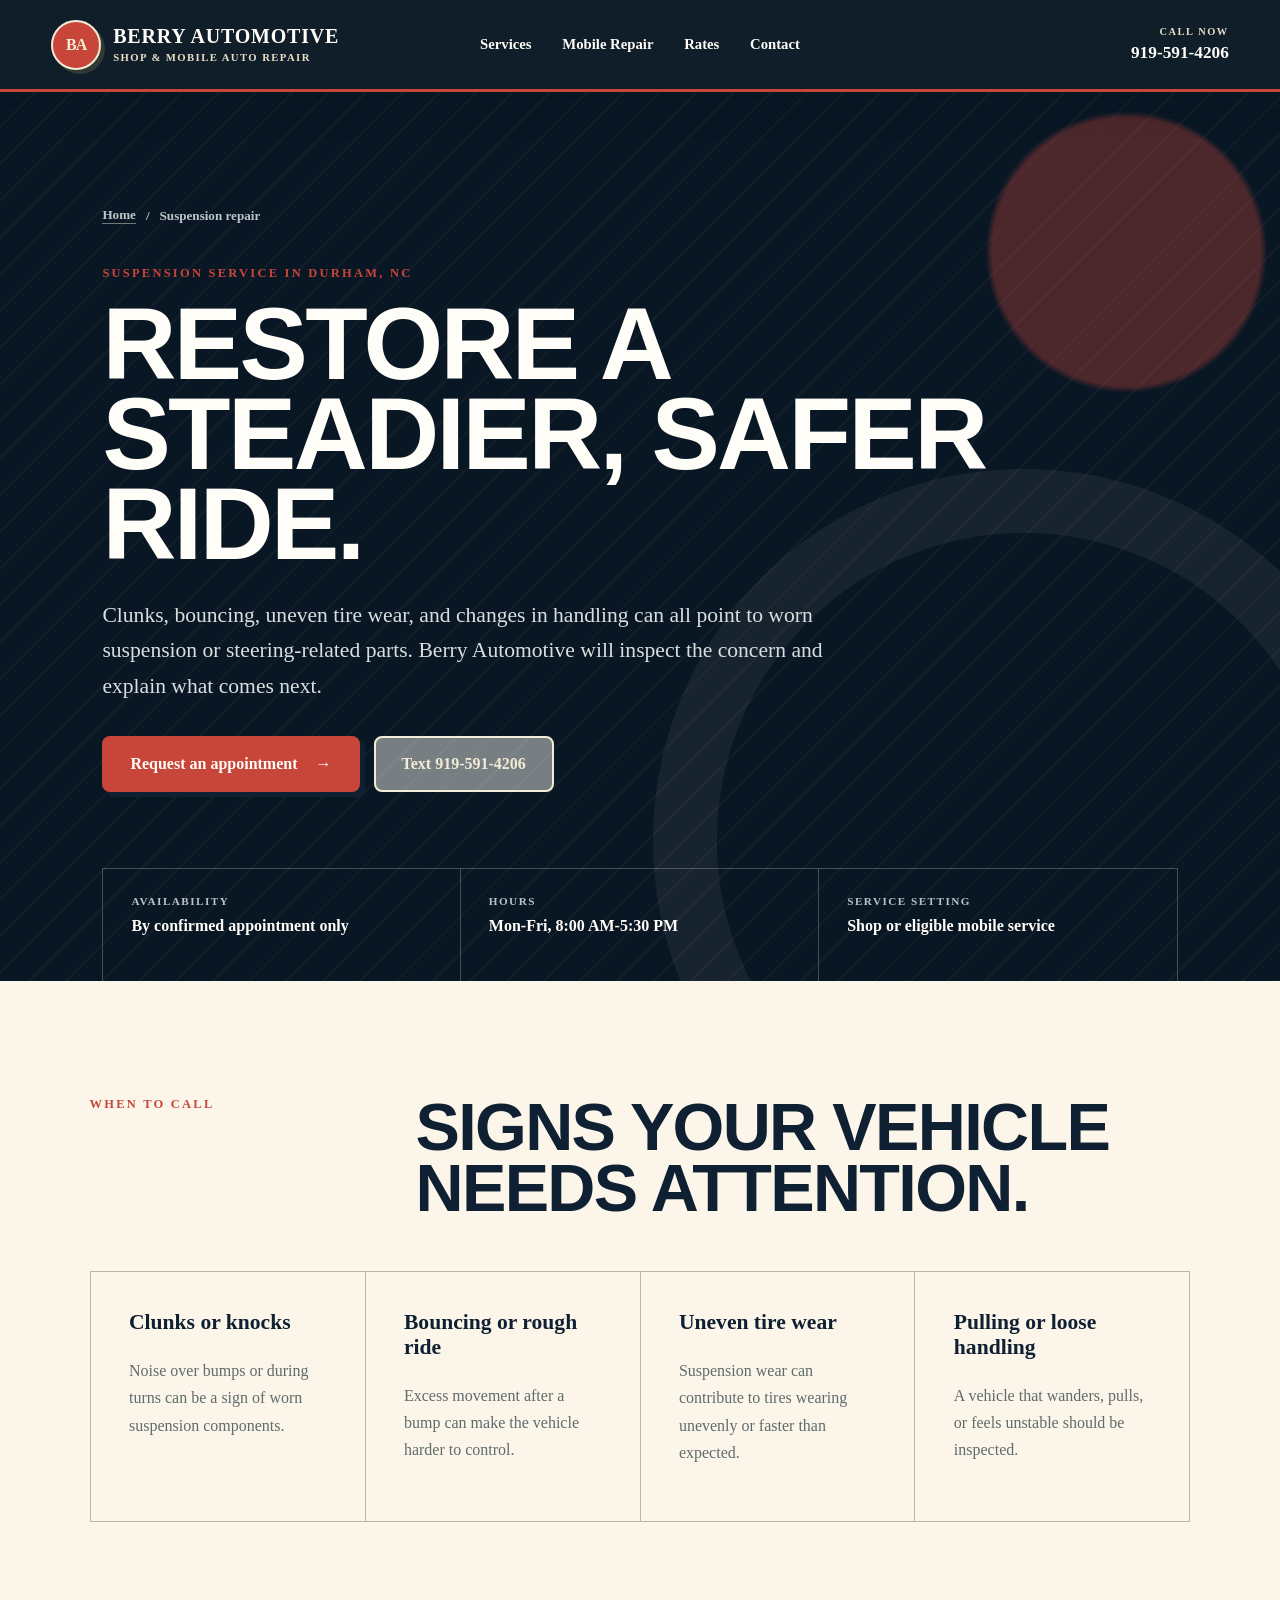
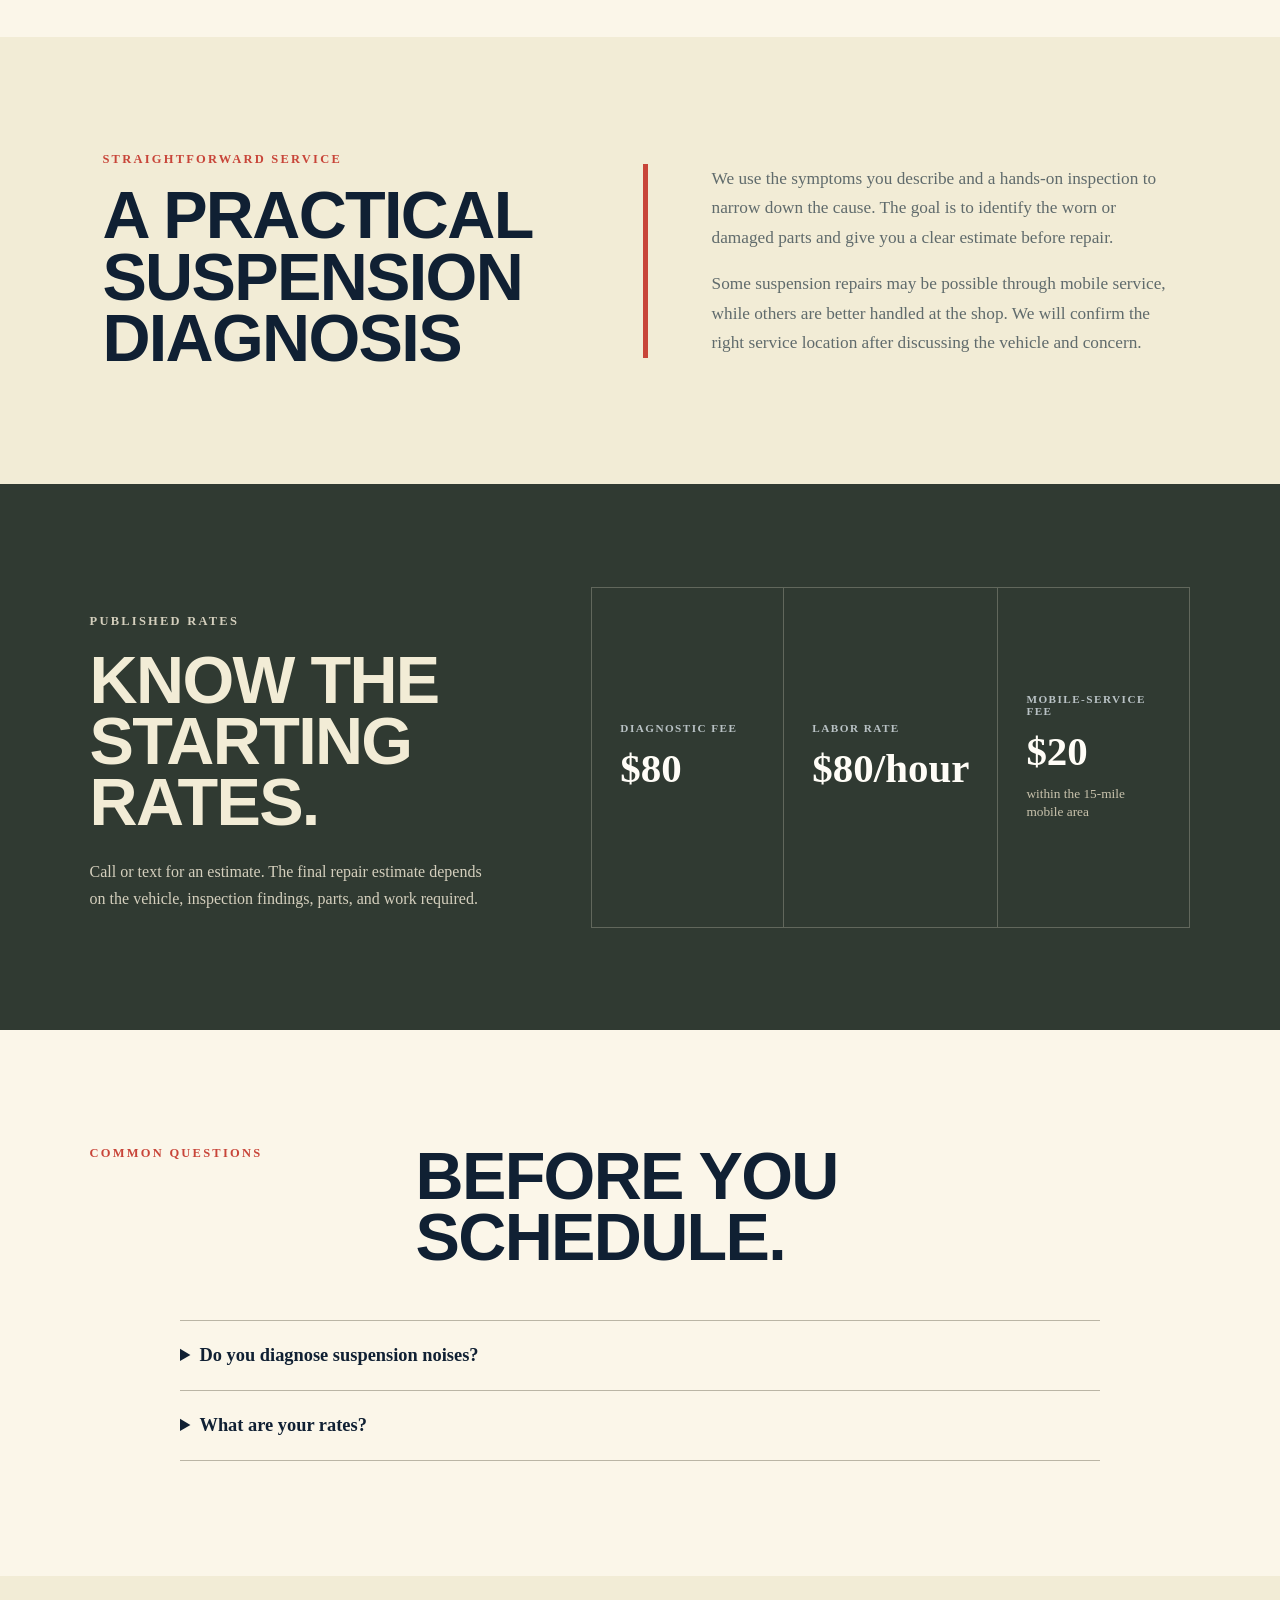
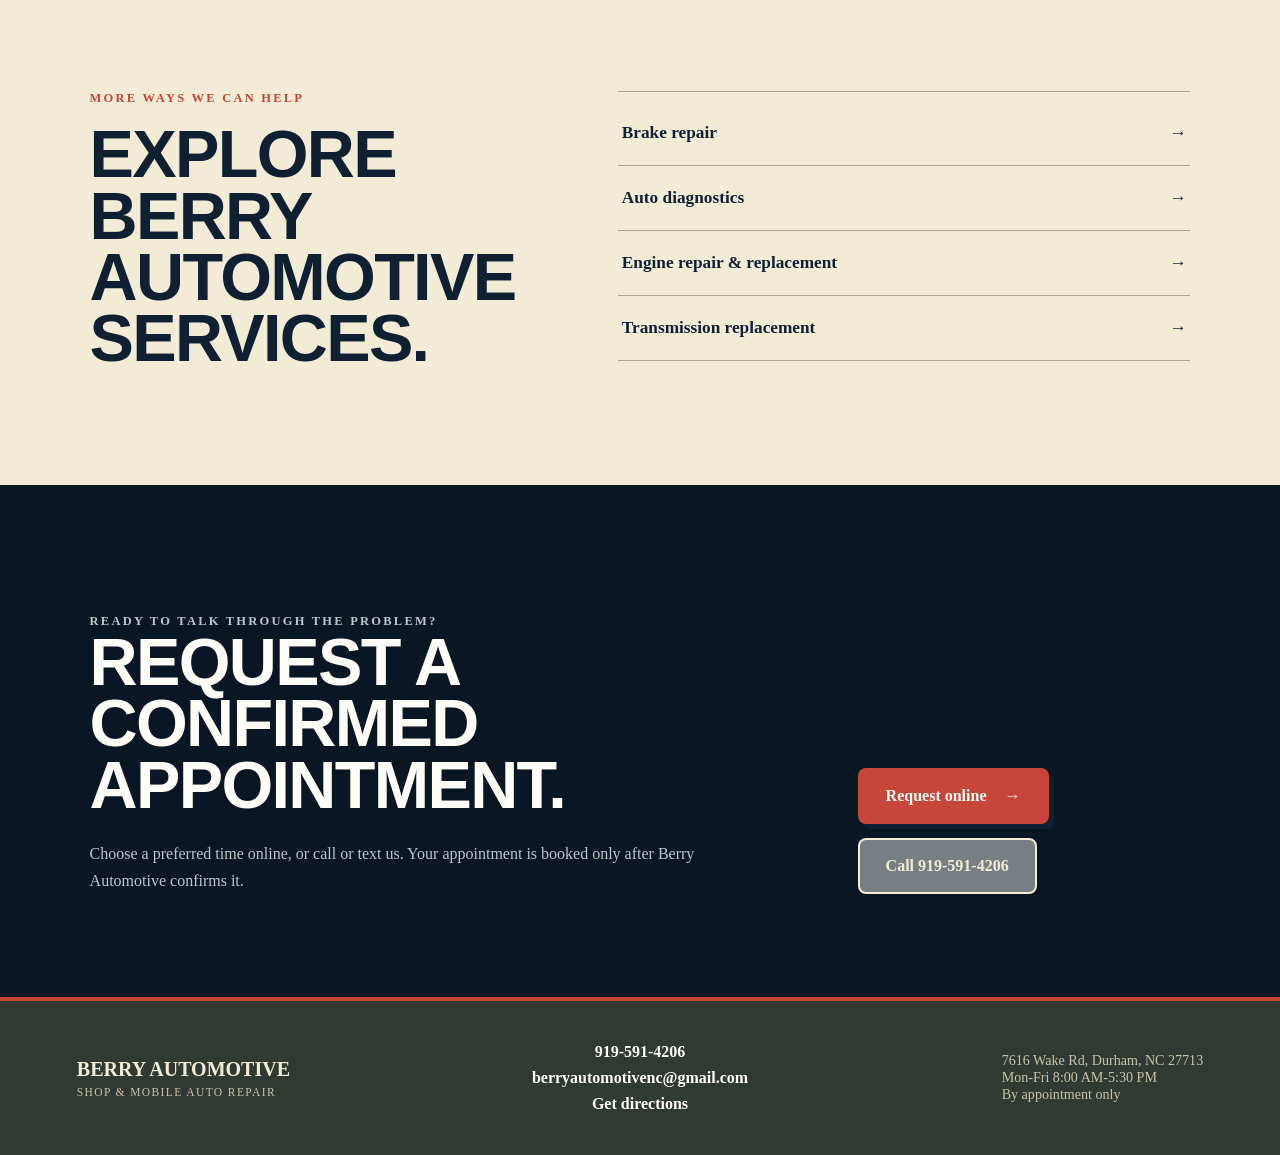
<file: suspension-repair-durham-nc.html>
<!doctype html>
<html lang="en">
  <head>
    <meta charset="utf-8">
    <meta name="viewport" content="width=device-width, initial-scale=1">
    <title>Suspension Repair in Durham, NC | Berry Automotive</title>
    <meta name="description" content="Suspension diagnosis and repair in Durham, NC for clunks, bouncing, uneven tire wear and handling concerns. Shop or eligible mobile service.">
    <meta name="robots" content="index, follow, max-image-preview:large">
    <meta name="geo.region" content="US-NC">
    <meta name="geo.placename" content="Durham">
    <meta property="og:locale" content="en_US">
    <meta property="og:type" content="website">
    <meta property="og:site_name" content="Berry Automotive">
    <meta property="og:title" content="Suspension Repair in Durham, NC | Berry Automotive">
    <meta property="og:description" content="Suspension diagnosis and repair in Durham, NC for clunks, bouncing, uneven tire wear and handling concerns. Shop or eligible mobile service.">
    <meta property="og:url" content="https://berryautomotivenc.com/suspension-repair-durham-nc.html">
    <meta name="twitter:card" content="summary">
    <meta name="theme-color" content="#091724">
    <link rel="canonical" href="https://berryautomotivenc.com/suspension-repair-durham-nc.html">
    <link rel="stylesheet" href="styles.css">
    <link rel="stylesheet" href="service-pages.css">
    <link rel="icon" href="berry-automotive-logo.svg" type="image/svg+xml">
    <script type="application/ld+json">
{
  "@context": "https://schema.org",
  "@graph": [
    {
      "@type": "AutoRepair",
      "@id": "https://berryautomotivenc.com/#auto-repair",
      "name": "Berry Automotive",
      "url": "https://berryautomotivenc.com/",
      "hasMap": "https://www.google.com/maps/search/?api=1&query=Berry%20Automotive%2C%207616%20Wake%20Rd%2C%20Durham%2C%20NC%2027713",
      "telephone": "+1-919-591-4206",
      "email": "berryautomotivenc@gmail.com",
      "description": "Owner-operated shop and mobile auto repair serving Durham, North Carolina. Service is available by confirmed appointment only.",
      "priceRange": "$",
      "address": {
        "@type": "PostalAddress",
        "streetAddress": "7616 Wake Rd",
        "addressLocality": "Durham",
        "addressRegion": "NC",
        "postalCode": "27713",
        "addressCountry": "US"
      },
      "areaServed": "Durham, North Carolina and locations within 15 miles of 7616 Wake Rd",
      "openingHoursSpecification": [
        {
          "@type": "OpeningHoursSpecification",
          "dayOfWeek": [
            "https://schema.org/Monday",
            "https://schema.org/Tuesday",
            "https://schema.org/Wednesday",
            "https://schema.org/Thursday",
            "https://schema.org/Friday"
          ],
          "opens": "08:00",
          "closes": "17:30"
        }
      ]
    },
    {
      "@type": "WebPage",
      "@id": "https://berryautomotivenc.com/suspension-repair-durham-nc.html#webpage",
      "url": "https://berryautomotivenc.com/suspension-repair-durham-nc.html",
      "name": "Suspension Repair in Durham, NC | Berry Automotive",
      "description": "Suspension diagnosis and repair in Durham, NC for clunks, bouncing, uneven tire wear and handling concerns. Shop or eligible mobile service.",
      "isPartOf": {
        "@id": "https://berryautomotivenc.com/#website"
      },
      "about": {
        "@id": "https://berryautomotivenc.com/suspension-repair-durham-nc.html#service"
      }
    },
    {
      "@type": "Service",
      "@id": "https://berryautomotivenc.com/suspension-repair-durham-nc.html#service",
      "name": "Suspension repair",
      "serviceType": "Automotive suspension repair",
      "description": "Clunks, bouncing, uneven tire wear, and changes in handling can all point to worn suspension or steering-related parts. Berry Automotive will inspect the concern and explain what comes next.",
      "provider": {
        "@id": "https://berryautomotivenc.com/#auto-repair"
      },
      "areaServed": {
        "@type": "City",
        "name": "Durham",
        "addressRegion": "NC"
      }
    },
    {
      "@type": "BreadcrumbList",
      "itemListElement": [
        {
          "@type": "ListItem",
          "position": 1,
          "name": "Home",
          "item": "https://berryautomotivenc.com/"
        },
        {
          "@type": "ListItem",
          "position": 2,
          "name": "Suspension repair",
          "item": "https://berryautomotivenc.com/suspension-repair-durham-nc.html"
        }
      ]
    }
  ]
}
    </script>
  </head>
  <body>
    <header class="site-header">
      <a class="brand" href="/" aria-label="Berry Automotive home">
        <span class="brand-mark" aria-hidden="true">BA</span>
        <span><strong>Berry Automotive</strong><small>Shop &amp; Mobile Auto Repair</small></span>
      </a>
      <nav aria-label="Primary navigation">
        <a href="/#services">Services</a>
        <a href="/mobile-mechanic-durham-nc.html">Mobile repair</a>
        <a href="/#rates-heading">Rates</a>
        <a href="/#request">Contact</a>
      </nav>
      <a class="header-call" href="tel:+19195914206"><span>Call now</span><strong>919-591-4206</strong></a>
    </header>

    <main>
      <section class="service-page-hero">
        <div class="service-page-inner">
          <div class="breadcrumbs" aria-label="Breadcrumb"><a href="/">Home</a><span aria-hidden="true">/</span><span>Suspension repair</span></div>
          <p class="eyebrow">Suspension service in Durham, NC</p>
          <h1>Restore a steadier, safer ride.</h1>
          <p class="service-lead">Clunks, bouncing, uneven tire wear, and changes in handling can all point to worn suspension or steering-related parts. Berry Automotive will inspect the concern and explain what comes next.</p>
          <div class="hero-actions">
            <a class="button button-primary" href="/#request">Request an appointment <span aria-hidden="true">&rarr;</span></a>
            <a class="button button-outline light-outline" href="sms:+19195914206">Text 919-591-4206</a>
          </div>
          <ul class="service-quick-facts" aria-label="Service details">
            <li><span>Availability</span><strong>By confirmed appointment only</strong></li>
            <li><span>Hours</span><strong>Mon-Fri, 8:00 AM-5:30 PM</strong></li>
            <li><span>Service setting</span><strong>Shop or eligible mobile service</strong></li>
          </ul>
        </div>
      </section>

      <section class="service-detail-section">
        <div class="service-section-heading">
          <p class="eyebrow">When to call</p>
          <h2>Signs your vehicle needs attention.</h2>
        </div>
        <div class="symptom-grid">
          <article><h3>Clunks or knocks</h3><p>Noise over bumps or during turns can be a sign of worn suspension components.</p></article>
          <article><h3>Bouncing or rough ride</h3><p>Excess movement after a bump can make the vehicle harder to control.</p></article>
          <article><h3>Uneven tire wear</h3><p>Suspension wear can contribute to tires wearing unevenly or faster than expected.</p></article>
          <article><h3>Pulling or loose handling</h3><p>A vehicle that wanders, pulls, or feels unstable should be inspected.</p></article>
        </div>
      </section>

      <section class="service-explanation">
        <div>
          <p class="eyebrow">Straightforward service</p>
          <h2>A practical suspension diagnosis</h2>
        </div>
        <div class="service-prose">
          <p>We use the symptoms you describe and a hands-on inspection to narrow down the cause. The goal is to identify the worn or damaged parts and give you a clear estimate before repair.</p>
          <p>Some suspension repairs may be possible through mobile service, while others are better handled at the shop. We will confirm the right service location after discussing the vehicle and concern.</p>
        </div>
      </section>

      <section class="rates-panel" aria-labelledby="service-rates-title">
        <div>
          <p class="eyebrow">Published rates</p>
          <h2 id="service-rates-title">Know the starting rates.</h2>
          <p>Call or text for an estimate. The final repair estimate depends on the vehicle, inspection findings, parts, and work required.</p>
        </div>
        <div class="rate-list">
          <article><span>Diagnostic fee</span><strong>$80</strong></article>
          <article><span>Labor rate</span><strong>$80/hour</strong></article>
          <article><span>Mobile-service fee</span><strong>$20</strong><small>within the 15-mile mobile area</small></article>
        </div>
      </section>

      <section class="faq-section">
        <div class="service-section-heading">
          <p class="eyebrow">Common questions</p>
          <h2>Before you schedule.</h2>
        </div>
        <div class="faq-list">
          <details><summary>Do you diagnose suspension noises?</summary><p>Yes. Describe when the noise happens—over bumps, while turning, braking, or accelerating—to help us start with the right checks.</p></details>
          <details><summary>What are your rates?</summary><p>Diagnostics are $80 and labor is $80 per hour. Mobile appointments within the 15-mile service area add a $20 mobile-service fee.</p></details>
        </div>
      </section>

      <section class="related-section">
        <div>
          <p class="eyebrow">More ways we can help</p>
          <h2>Explore Berry Automotive services.</h2>
        </div>
        <div class="related-links">
          <a href="/brake-repair-durham-nc.html">Brake repair <span aria-hidden="true">&rarr;</span></a>
          <a href="/diagnostics-durham-nc.html">Auto diagnostics <span aria-hidden="true">&rarr;</span></a>
          <a href="/engine-repair-durham-nc.html">Engine repair &amp; replacement <span aria-hidden="true">&rarr;</span></a>
          <a href="/transmission-replacement-durham-nc.html">Transmission replacement <span aria-hidden="true">&rarr;</span></a>
        </div>
      </section>

      <section class="service-cta">
        <div>
          <p class="eyebrow">Ready to talk through the problem?</p>
          <h2>Request a confirmed appointment.</h2>
          <p>Choose a preferred time online, or call or text us. Your appointment is booked only after Berry Automotive confirms it.</p>
        </div>
        <div class="service-cta-actions">
          <a class="button button-primary" href="/#request">Request online <span aria-hidden="true">&rarr;</span></a>
          <a class="button button-outline light-outline" href="tel:+19195914206">Call 919-591-4206</a>
        </div>
      </section>
    </main>

    <footer>
      <div class="footer-brand"><strong>Berry Automotive</strong><span>Shop &amp; Mobile Auto Repair</span></div>
      <div class="footer-contact"><a href="tel:+19195914206">919-591-4206</a><a href="mailto:berryautomotivenc@gmail.com">berryautomotivenc@gmail.com</a><a href="https://www.google.com/maps/search/?api=1&query=Berry%20Automotive%2C%207616%20Wake%20Rd%2C%20Durham%2C%20NC%2027713" target="_blank" rel="noopener">Get directions</a></div>
      <p>7616 Wake Rd, Durham, NC 27713<br>Mon-Fri 8:00 AM-5:30 PM<br>By appointment only</p>
    </footer>
  </body>
</html>
</file>
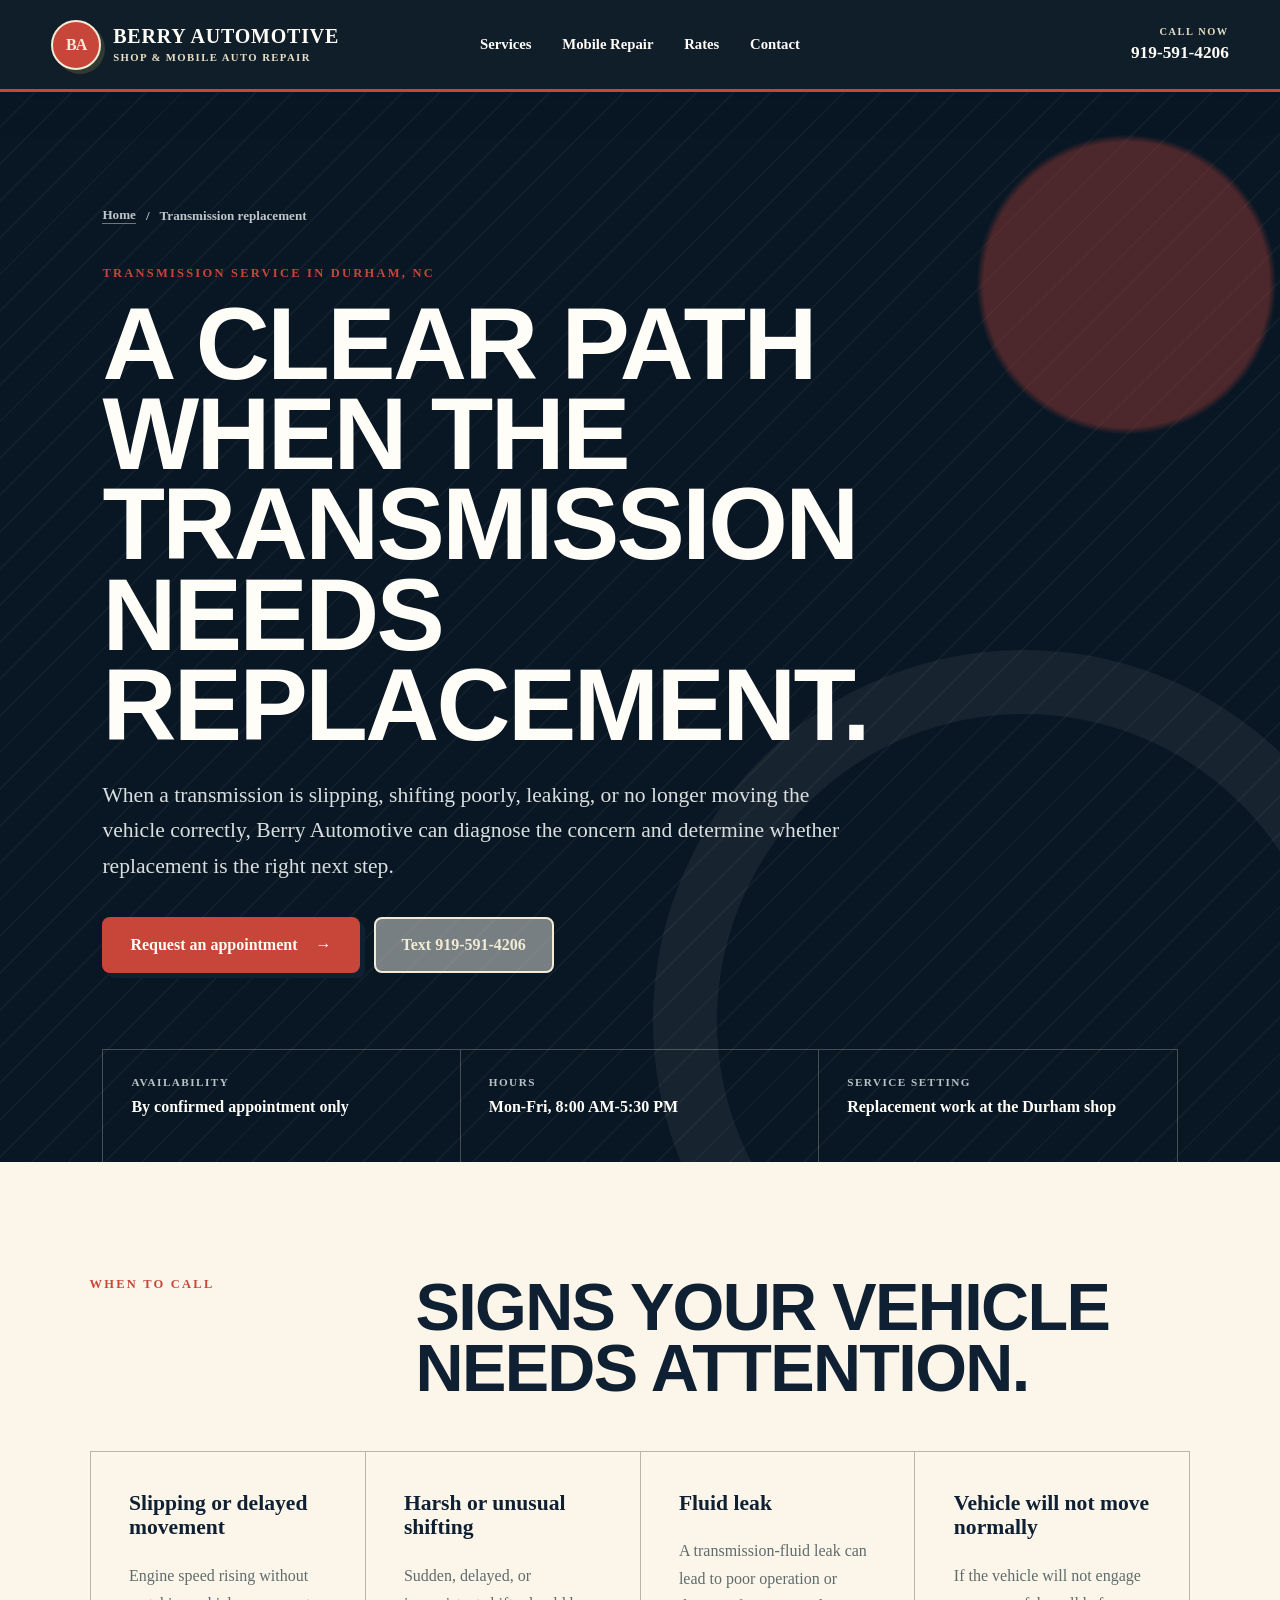
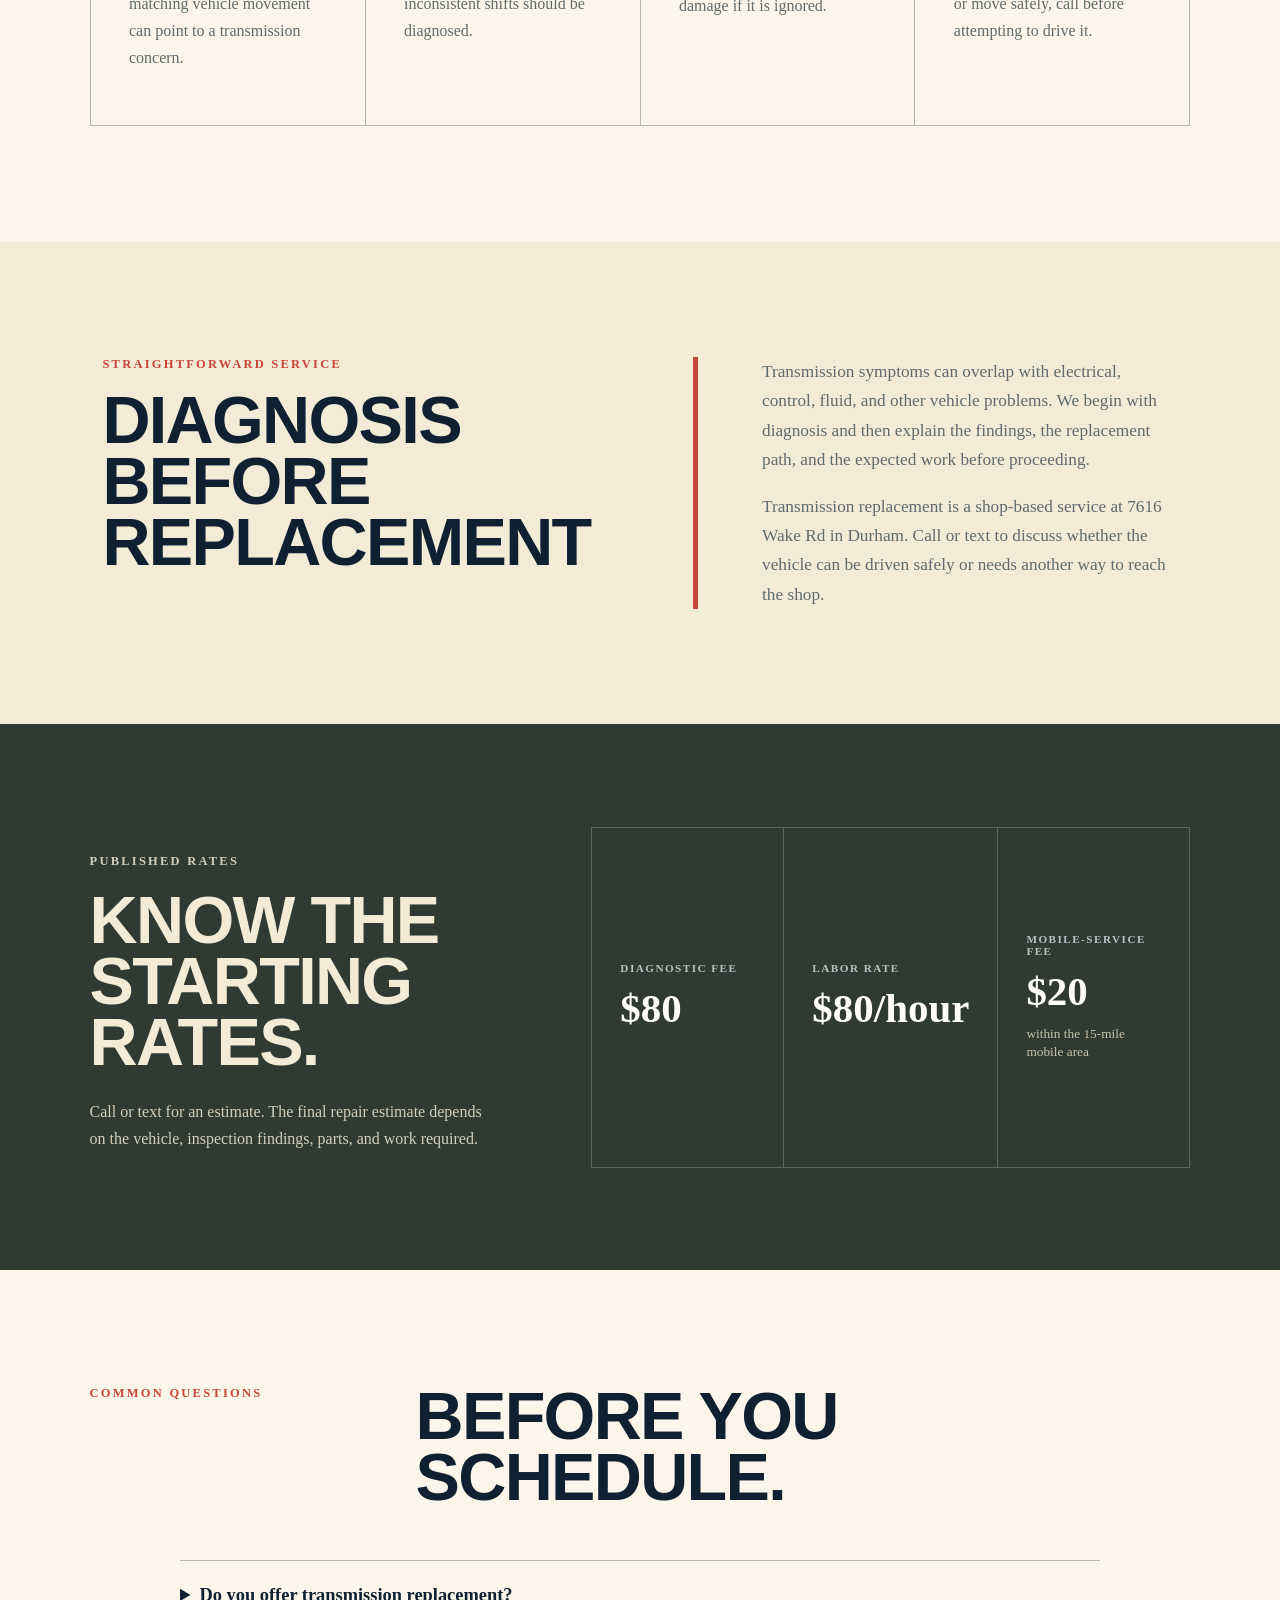
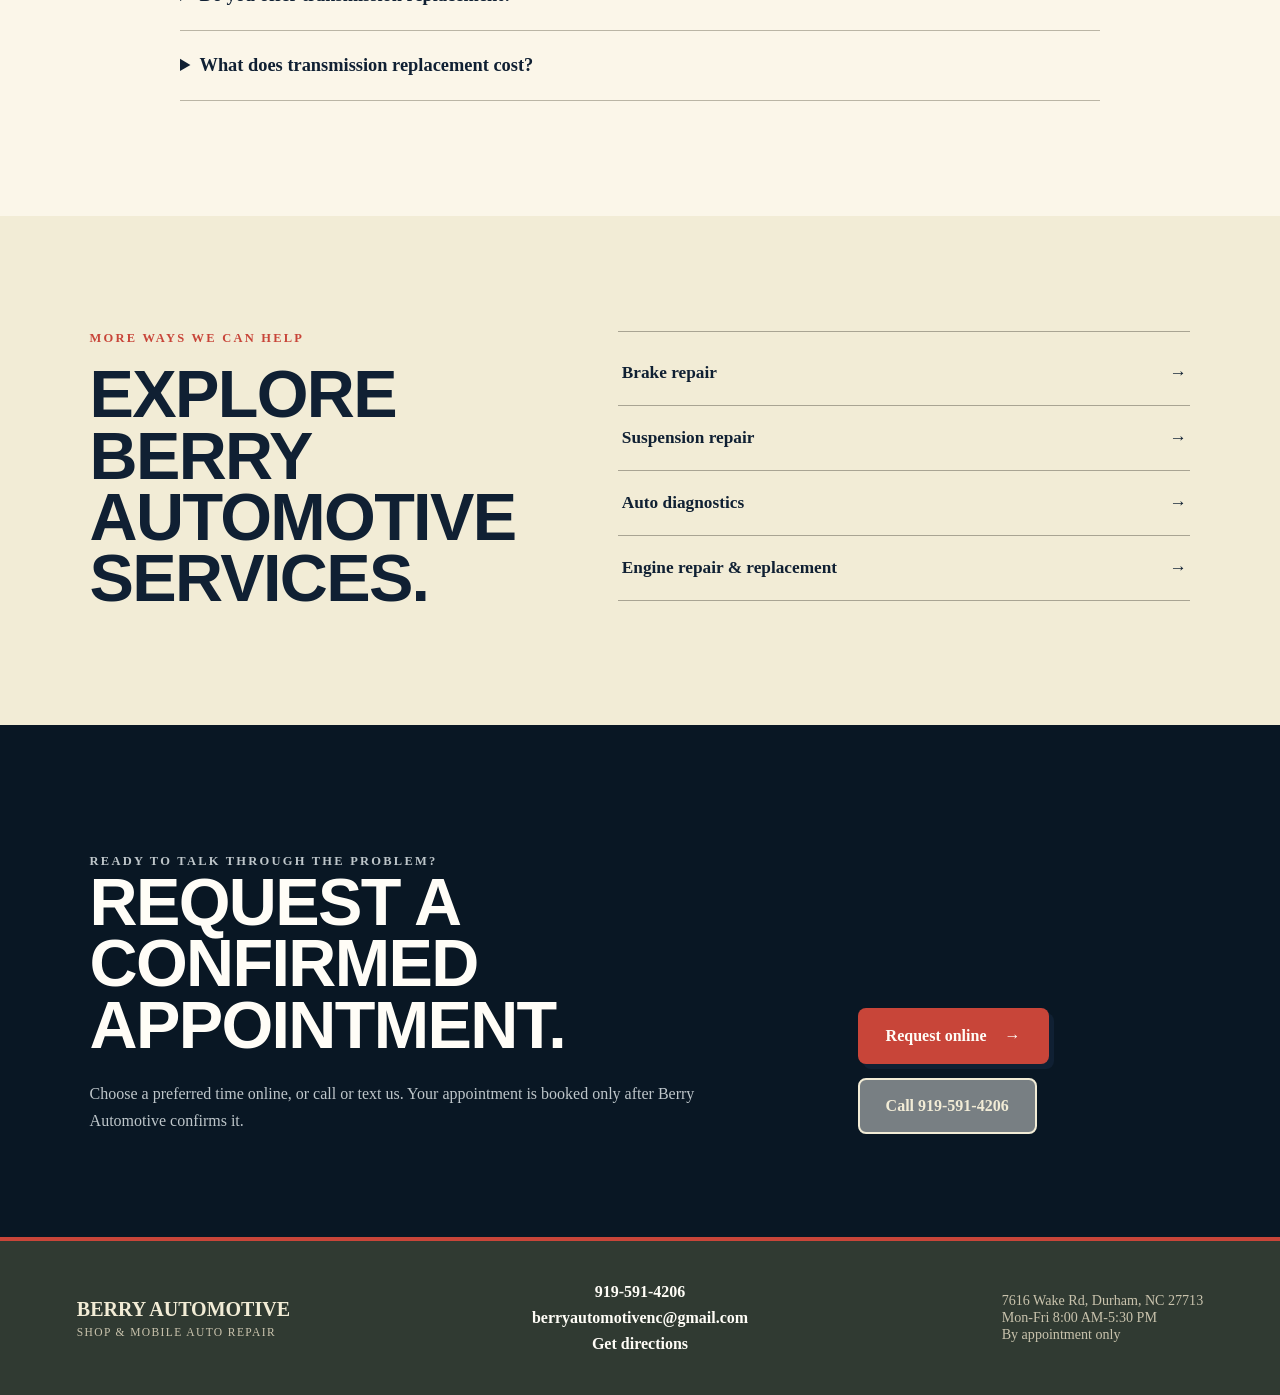
<file: transmission-replacement-durham-nc.html>
<!doctype html>
<html lang="en">
  <head>
    <meta charset="utf-8">
    <meta name="viewport" content="width=device-width, initial-scale=1">
    <title>Transmission Replacement in Durham | Berry Automotive</title>
    <meta name="description" content="Transmission replacement in Durham, NC with diagnosis, clear estimates and confirmed appointments from Berry Automotive. Call or text 919-591-4206.">
    <meta name="robots" content="index, follow, max-image-preview:large">
    <meta name="geo.region" content="US-NC">
    <meta name="geo.placename" content="Durham">
    <meta property="og:locale" content="en_US">
    <meta property="og:type" content="website">
    <meta property="og:site_name" content="Berry Automotive">
    <meta property="og:title" content="Transmission Replacement in Durham | Berry Automotive">
    <meta property="og:description" content="Transmission replacement in Durham, NC with diagnosis, clear estimates and confirmed appointments from Berry Automotive. Call or text 919-591-4206.">
    <meta property="og:url" content="https://berryautomotivenc.com/transmission-replacement-durham-nc.html">
    <meta name="twitter:card" content="summary">
    <meta name="theme-color" content="#091724">
    <link rel="canonical" href="https://berryautomotivenc.com/transmission-replacement-durham-nc.html">
    <link rel="stylesheet" href="styles.css">
    <link rel="stylesheet" href="service-pages.css">
    <link rel="icon" href="berry-automotive-logo.svg" type="image/svg+xml">
    <script type="application/ld+json">
{
  "@context": "https://schema.org",
  "@graph": [
    {
      "@type": "AutoRepair",
      "@id": "https://berryautomotivenc.com/#auto-repair",
      "name": "Berry Automotive",
      "url": "https://berryautomotivenc.com/",
      "hasMap": "https://www.google.com/maps/search/?api=1&query=Berry%20Automotive%2C%207616%20Wake%20Rd%2C%20Durham%2C%20NC%2027713",
      "telephone": "+1-919-591-4206",
      "email": "berryautomotivenc@gmail.com",
      "description": "Owner-operated shop and mobile auto repair serving Durham, North Carolina. Service is available by confirmed appointment only.",
      "priceRange": "$",
      "address": {
        "@type": "PostalAddress",
        "streetAddress": "7616 Wake Rd",
        "addressLocality": "Durham",
        "addressRegion": "NC",
        "postalCode": "27713",
        "addressCountry": "US"
      },
      "areaServed": "Durham, North Carolina and locations within 15 miles of 7616 Wake Rd",
      "openingHoursSpecification": [
        {
          "@type": "OpeningHoursSpecification",
          "dayOfWeek": [
            "https://schema.org/Monday",
            "https://schema.org/Tuesday",
            "https://schema.org/Wednesday",
            "https://schema.org/Thursday",
            "https://schema.org/Friday"
          ],
          "opens": "08:00",
          "closes": "17:30"
        }
      ]
    },
    {
      "@type": "WebPage",
      "@id": "https://berryautomotivenc.com/transmission-replacement-durham-nc.html#webpage",
      "url": "https://berryautomotivenc.com/transmission-replacement-durham-nc.html",
      "name": "Transmission Replacement in Durham | Berry Automotive",
      "description": "Transmission replacement in Durham, NC with diagnosis, clear estimates and confirmed appointments from Berry Automotive. Call or text 919-591-4206.",
      "isPartOf": {
        "@id": "https://berryautomotivenc.com/#website"
      },
      "about": {
        "@id": "https://berryautomotivenc.com/transmission-replacement-durham-nc.html#service"
      }
    },
    {
      "@type": "Service",
      "@id": "https://berryautomotivenc.com/transmission-replacement-durham-nc.html#service",
      "name": "Transmission replacement",
      "serviceType": "Automotive transmission replacement",
      "description": "When a transmission is slipping, shifting poorly, leaking, or no longer moving the vehicle correctly, Berry Automotive can diagnose the concern and determine whether replacement is the right next step.",
      "provider": {
        "@id": "https://berryautomotivenc.com/#auto-repair"
      },
      "areaServed": {
        "@type": "City",
        "name": "Durham",
        "addressRegion": "NC"
      }
    },
    {
      "@type": "BreadcrumbList",
      "itemListElement": [
        {
          "@type": "ListItem",
          "position": 1,
          "name": "Home",
          "item": "https://berryautomotivenc.com/"
        },
        {
          "@type": "ListItem",
          "position": 2,
          "name": "Transmission replacement",
          "item": "https://berryautomotivenc.com/transmission-replacement-durham-nc.html"
        }
      ]
    }
  ]
}
    </script>
  </head>
  <body>
    <header class="site-header">
      <a class="brand" href="/" aria-label="Berry Automotive home">
        <span class="brand-mark" aria-hidden="true">BA</span>
        <span><strong>Berry Automotive</strong><small>Shop &amp; Mobile Auto Repair</small></span>
      </a>
      <nav aria-label="Primary navigation">
        <a href="/#services">Services</a>
        <a href="/mobile-mechanic-durham-nc.html">Mobile repair</a>
        <a href="/#rates-heading">Rates</a>
        <a href="/#request">Contact</a>
      </nav>
      <a class="header-call" href="tel:+19195914206"><span>Call now</span><strong>919-591-4206</strong></a>
    </header>

    <main>
      <section class="service-page-hero">
        <div class="service-page-inner">
          <div class="breadcrumbs" aria-label="Breadcrumb"><a href="/">Home</a><span aria-hidden="true">/</span><span>Transmission replacement</span></div>
          <p class="eyebrow">Transmission service in Durham, NC</p>
          <h1>A clear path when the transmission needs replacement.</h1>
          <p class="service-lead">When a transmission is slipping, shifting poorly, leaking, or no longer moving the vehicle correctly, Berry Automotive can diagnose the concern and determine whether replacement is the right next step.</p>
          <div class="hero-actions">
            <a class="button button-primary" href="/#request">Request an appointment <span aria-hidden="true">&rarr;</span></a>
            <a class="button button-outline light-outline" href="sms:+19195914206">Text 919-591-4206</a>
          </div>
          <ul class="service-quick-facts" aria-label="Service details">
            <li><span>Availability</span><strong>By confirmed appointment only</strong></li>
            <li><span>Hours</span><strong>Mon-Fri, 8:00 AM-5:30 PM</strong></li>
            <li><span>Service setting</span><strong>Replacement work at the Durham shop</strong></li>
          </ul>
        </div>
      </section>

      <section class="service-detail-section">
        <div class="service-section-heading">
          <p class="eyebrow">When to call</p>
          <h2>Signs your vehicle needs attention.</h2>
        </div>
        <div class="symptom-grid">
          <article><h3>Slipping or delayed movement</h3><p>Engine speed rising without matching vehicle movement can point to a transmission concern.</p></article>
          <article><h3>Harsh or unusual shifting</h3><p>Sudden, delayed, or inconsistent shifts should be diagnosed.</p></article>
          <article><h3>Fluid leak</h3><p>A transmission-fluid leak can lead to poor operation or damage if it is ignored.</p></article>
          <article><h3>Vehicle will not move normally</h3><p>If the vehicle will not engage or move safely, call before attempting to drive it.</p></article>
        </div>
      </section>

      <section class="service-explanation">
        <div>
          <p class="eyebrow">Straightforward service</p>
          <h2>Diagnosis before replacement</h2>
        </div>
        <div class="service-prose">
          <p>Transmission symptoms can overlap with electrical, control, fluid, and other vehicle problems. We begin with diagnosis and then explain the findings, the replacement path, and the expected work before proceeding.</p>
          <p>Transmission replacement is a shop-based service at 7616 Wake Rd in Durham. Call or text to discuss whether the vehicle can be driven safely or needs another way to reach the shop.</p>
        </div>
      </section>

      <section class="rates-panel" aria-labelledby="service-rates-title">
        <div>
          <p class="eyebrow">Published rates</p>
          <h2 id="service-rates-title">Know the starting rates.</h2>
          <p>Call or text for an estimate. The final repair estimate depends on the vehicle, inspection findings, parts, and work required.</p>
        </div>
        <div class="rate-list">
          <article><span>Diagnostic fee</span><strong>$80</strong></article>
          <article><span>Labor rate</span><strong>$80/hour</strong></article>
          <article><span>Mobile-service fee</span><strong>$20</strong><small>within the 15-mile mobile area</small></article>
        </div>
      </section>

      <section class="faq-section">
        <div class="service-section-heading">
          <p class="eyebrow">Common questions</p>
          <h2>Before you schedule.</h2>
        </div>
        <div class="faq-list">
          <details><summary>Do you offer transmission replacement?</summary><p>Yes. Transmission replacement is one of Berry Automotive’s core services.</p></details>
          <details><summary>What does transmission replacement cost?</summary><p>Cost depends on the vehicle, the replacement unit, related parts, and labor required. The published diagnostic fee is $80 and labor is $80 per hour; contact us for an estimate based on your vehicle.</p></details>
        </div>
      </section>

      <section class="related-section">
        <div>
          <p class="eyebrow">More ways we can help</p>
          <h2>Explore Berry Automotive services.</h2>
        </div>
        <div class="related-links">
          <a href="/brake-repair-durham-nc.html">Brake repair <span aria-hidden="true">&rarr;</span></a>
          <a href="/suspension-repair-durham-nc.html">Suspension repair <span aria-hidden="true">&rarr;</span></a>
          <a href="/diagnostics-durham-nc.html">Auto diagnostics <span aria-hidden="true">&rarr;</span></a>
          <a href="/engine-repair-durham-nc.html">Engine repair &amp; replacement <span aria-hidden="true">&rarr;</span></a>
        </div>
      </section>

      <section class="service-cta">
        <div>
          <p class="eyebrow">Ready to talk through the problem?</p>
          <h2>Request a confirmed appointment.</h2>
          <p>Choose a preferred time online, or call or text us. Your appointment is booked only after Berry Automotive confirms it.</p>
        </div>
        <div class="service-cta-actions">
          <a class="button button-primary" href="/#request">Request online <span aria-hidden="true">&rarr;</span></a>
          <a class="button button-outline light-outline" href="tel:+19195914206">Call 919-591-4206</a>
        </div>
      </section>
    </main>

    <footer>
      <div class="footer-brand"><strong>Berry Automotive</strong><span>Shop &amp; Mobile Auto Repair</span></div>
      <div class="footer-contact"><a href="tel:+19195914206">919-591-4206</a><a href="mailto:berryautomotivenc@gmail.com">berryautomotivenc@gmail.com</a><a href="https://www.google.com/maps/search/?api=1&query=Berry%20Automotive%2C%207616%20Wake%20Rd%2C%20Durham%2C%20NC%2027713" target="_blank" rel="noopener">Get directions</a></div>
      <p>7616 Wake Rd, Durham, NC 27713<br>Mon-Fri 8:00 AM-5:30 PM<br>By appointment only</p>
    </footer>
  </body>
</html>
</file>
<file: styles.css>
:root {
  --ink: #102033;
  --ink-deep: #091724;
  --charcoal-green: #303a32;
  --cream: #f2ecd6;
  --paper: #fbf6e9;
  --paper-deep: #e8dfc5;
  --red: #c84539;
  --orange: #ef5417;
  --steel: #c8c4b6;
  --muted: #606b6c;
  --white: #fffdf7;
}

* {
  box-sizing: border-box;
}

html {
  scroll-behavior: smooth;
}

body {
  margin: 0;
  background: var(--paper);
  color: var(--ink);
  font-family: var(--font-geist-sans), Arial, Helvetica, sans-serif;
}

a {
  color: inherit;
  text-decoration: none;
}

button,
input,
select,
textarea {
  font: inherit;
}

button,
a {
  -webkit-tap-highlight-color: transparent;
}

.site-header {
  position: sticky;
  z-index: 20;
  top: 0;
  display: grid;
  grid-template-columns: minmax(270px, 1fr) auto minmax(220px, 1fr);
  align-items: center;
  min-height: 92px;
  padding: 14px clamp(22px, 4vw, 72px);
  border-bottom: 3px solid var(--red);
  background: rgba(9, 23, 36, 0.97);
  color: var(--white);
  box-shadow: 0 12px 36px rgba(9, 23, 36, 0.16);
}

.brand {
  display: flex;
  align-items: center;
  gap: 12px;
  width: fit-content;
}

.brand-mark {
  display: grid;
  place-items: center;
  width: 50px;
  height: 50px;
  border: 2px solid var(--cream);
  border-radius: 50%;
  background: var(--red);
  color: var(--cream);
  font-size: 1rem;
  font-weight: 900;
  letter-spacing: -0.06em;
  box-shadow: 4px 4px 0 var(--charcoal-green);
}

.brand strong,
.brand small {
  display: block;
}

.brand strong {
  font-size: 1.25rem;
  font-weight: 900;
  letter-spacing: 0.04em;
  line-height: 1;
  text-transform: uppercase;
}

.brand small {
  margin-top: 5px;
  color: var(--paper-deep);
  font-size: 0.67rem;
  font-weight: 650;
  letter-spacing: 0.13em;
  text-transform: uppercase;
}

nav {
  display: flex;
  align-items: center;
  justify-content: center;
  gap: clamp(18px, 2.4vw, 42px);
}

nav a {
  position: relative;
  padding: 12px 0;
  font-size: 0.92rem;
  font-weight: 700;
  text-transform: capitalize;
}

nav a::after {
  position: absolute;
  right: 50%;
  bottom: 4px;
  left: 50%;
  height: 3px;
  background: var(--red);
  content: "";
  transition: right 180ms ease, left 180ms ease;
}

nav a:hover::after,
nav a:focus-visible::after {
  right: 0;
  left: 0;
}

.header-call {
  justify-self: end;
  display: flex;
  flex-direction: column;
  align-items: flex-end;
  line-height: 1.15;
}

.header-call span {
  color: var(--paper-deep);
  font-size: 0.65rem;
  font-weight: 700;
  letter-spacing: 0.15em;
  text-transform: uppercase;
}

.header-call strong {
  margin-top: 5px;
  font-size: 1.08rem;
}

.hero {
  position: relative;
  display: grid;
  grid-template-columns: 53% 47%;
  min-height: min(790px, calc(100vh - 32px));
  overflow: hidden;
  border-bottom: 8px solid var(--charcoal-green);
  background: var(--cream);
}

.hero::before,
.mobile-section::after {
  position: absolute;
  pointer-events: none;
  content: "";
}

.hero::before {
  inset: 0 47% 0 0;
  opacity: 0.28;
  background-image: repeating-linear-gradient(0deg, transparent 0 6px, rgba(16, 32, 51, 0.07) 6px 7px);
  mix-blend-mode: multiply;
}

.hero-copy {
  position: relative;
  z-index: 2;
  align-self: center;
  padding: 96px clamp(32px, 6vw, 104px) 150px;
}

.eyebrow {
  margin: 0 0 18px;
  color: var(--red);
  font-size: 0.78rem;
  font-weight: 900;
  letter-spacing: 0.18em;
  text-transform: uppercase;
}

h1,
h2,
h3,
p {
  margin-top: 0;
}

h1,
h2 {
  font-family: Impact, Haettenschweiler, "Arial Narrow Bold", sans-serif;
  font-weight: 900;
  letter-spacing: -0.025em;
  text-transform: uppercase;
}

h1 {
  max-width: 780px;
  margin-bottom: 28px;
  font-size: clamp(4rem, 6.8vw, 7.1rem);
  line-height: 0.84;
}

h1 span {
  display: block;
  margin-top: 12px;
  color: var(--charcoal-green);
  font-size: 0.68em;
  line-height: 0.95;
}

.hero-intro {
  max-width: 640px;
  margin-bottom: 30px;
  color: #3f4a4f;
  font-size: clamp(1.05rem, 1.5vw, 1.32rem);
  line-height: 1.55;
}

.hero-actions {
  display: flex;
  flex-wrap: wrap;
  gap: 14px;
}

.button {
  display: inline-flex;
  align-items: center;
  justify-content: center;
  min-height: 56px;
  padding: 0 26px;
  border: 2px solid transparent;
  border-radius: 8px;
  cursor: pointer;
  font-weight: 850;
  gap: 18px;
  transition: transform 180ms ease, box-shadow 180ms ease, background 180ms ease;
}

.button:hover,
.button:focus-visible {
  transform: translateY(-2px);
}

.button-primary {
  background: var(--red);
  color: var(--white);
  box-shadow: 5px 5px 0 var(--ink);
}

.button-primary:hover,
.button-primary:focus-visible {
  background: #aa342c;
  box-shadow: 7px 7px 0 var(--ink);
}

.button-outline {
  border-color: var(--ink);
  background: rgba(255, 253, 247, 0.45);
}

.button-outline:hover,
.button-outline:focus-visible {
  background: var(--white);
}

.response-note {
  margin: 18px 0 0;
  color: var(--muted);
  font-size: 0.86rem;
  font-weight: 650;
}

.hero-photo {
  position: relative;
  min-height: 620px;
  background-color: var(--ink-deep);
  background-image: linear-gradient(90deg, rgba(9, 23, 36, 0.14), rgba(9, 23, 36, 0)), url("[data-uri]");
  background-position: 58% center;
  background-size: cover;
  clip-path: polygon(12% 0, 100% 0, 100% 100%, 0 100%);
}

.hero-photo::after {
  position: absolute;
  inset: 0;
  border-left: 7px solid var(--red);
  background: linear-gradient(115deg, transparent 0 68%, rgba(200, 69, 57, 0.94) 68.2% 75%, transparent 75.2%);
  content: "";
  pointer-events: none;
}

.photo-tag {
  position: absolute;
  z-index: 2;
  right: 30px;
  bottom: 116px;
  display: flex;
  flex-direction: column;
  min-width: 220px;
  padding: 16px 22px;
  border: 2px solid var(--cream);
  border-radius: 6px;
  background: rgba(48, 58, 50, 0.94);
  color: var(--cream);
  box-shadow: 8px 8px 0 rgba(200, 69, 57, 0.9);
  transform: rotate(-2deg);
}

.photo-tag span {
  font-size: 0.72rem;
  font-weight: 800;
  letter-spacing: 0.13em;
  text-transform: uppercase;
}

.photo-tag strong {
  margin-top: 5px;
  font-size: 1.25rem;
  text-transform: uppercase;
}

.trust-strip {
  position: absolute;
  z-index: 4;
  right: clamp(28px, 5vw, 80px);
  bottom: 34px;
  left: clamp(28px, 5vw, 80px);
  display: grid;
  grid-template-columns: repeat(3, 1fr);
  border: 2px solid var(--ink);
  border-radius: 10px;
  overflow: hidden;
  background: var(--paper);
  box-shadow: 7px 7px 0 rgba(16, 32, 51, 0.28);
}

.trust-strip span {
  display: flex;
  align-items: center;
  min-height: 76px;
  padding: 18px 24px;
  font-weight: 850;
  gap: 14px;
}

.trust-strip span + span {
  border-left: 1px solid var(--ink);
}

.trust-strip b,
.service-number {
  color: var(--red);
  font-family: var(--font-geist-mono), monospace;
  font-size: 0.78rem;
  letter-spacing: 0.1em;
}

.section {
  padding: clamp(86px, 10vw, 148px) clamp(24px, 6vw, 104px);
}

.services {
  background: var(--white);
}

.section-heading {
  display: grid;
  grid-template-columns: 0.65fr 1.25fr 0.9fr;
  align-items: start;
  max-width: 1500px;
  margin: 0 auto 56px;
  gap: clamp(24px, 4vw, 72px);
}

.section-heading h2,
.mobile-copy h2,
.about h2,
.request-intro h2 {
  margin-bottom: 0;
  font-size: clamp(2.8rem, 5vw, 5.3rem);
  line-height: 0.92;
}

.section-heading > p:last-child,
.mobile-copy > p,
.about-copy > p,
.request-intro > p {
  color: var(--muted);
  font-size: 1.05rem;
  line-height: 1.75;
}

.service-grid {
  display: grid;
  grid-template-columns: repeat(4, 1fr);
  max-width: 1500px;
  margin: 0 auto;
  border-top: 1px solid #bab5a5;
  border-left: 1px solid #bab5a5;
}

.service-card {
  position: relative;
  min-height: 340px;
  padding: clamp(30px, 4vw, 58px);
  border-right: 1px solid #bab5a5;
  border-bottom: 1px solid #bab5a5;
  background: var(--paper);
  overflow: hidden;
  transition: transform 180ms ease, box-shadow 180ms ease;
}

.service-card::after {
  position: absolute;
  right: -30px;
  bottom: -45px;
  width: 130px;
  height: 130px;
  border: 18px solid rgba(200, 69, 57, 0.08);
  border-radius: 50%;
  content: "";
}

.service-card:hover {
  z-index: 2;
  transform: translateY(-5px);
  box-shadow: 8px 12px 0 var(--charcoal-green);
}

.service-card h3 {
  margin: 48px 0 16px;
  font-size: 1.7rem;
  text-transform: uppercase;
}

.service-card p {
  margin-bottom: 36px;
  color: var(--muted);
  line-height: 1.7;
}

.service-card a,
.text-link {
  display: inline-flex;
  align-items: center;
  border-bottom: 2px solid var(--red);
  font-weight: 850;
  gap: 12px;
}

.shop-details {
  display: grid;
  grid-template-columns: 0.72fr 1.28fr;
  align-items: end;
  background: var(--cream);
  gap: clamp(44px, 7vw, 110px);
}

.rates-heading h2 {
  margin-bottom: 24px;
  font-size: clamp(2.8rem, 5vw, 5.3rem);
  line-height: 0.92;
}

.rates-heading > p:last-child {
  max-width: 620px;
  color: var(--muted);
  font-size: 1.02rem;
  line-height: 1.7;
}

.details-grid {
  display: grid;
  grid-template-columns: repeat(2, 1fr);
  border-top: 1px solid #9c998e;
  border-left: 1px solid #9c998e;
}

.details-grid article {
  display: flex;
  flex-direction: column;
  min-height: 170px;
  padding: 28px;
  border-right: 1px solid #9c998e;
  border-bottom: 1px solid #9c998e;
  background: rgba(255, 253, 247, 0.44);
}

.details-grid article:last-child {
  grid-column: 1 / -1;
}

.details-grid span {
  margin-bottom: auto;
  color: var(--red);
  font-size: 0.73rem;
  font-weight: 850;
  letter-spacing: 0.13em;
  text-transform: uppercase;
}

.details-grid strong {
  margin-top: 24px;
  color: var(--ink);
  font-size: clamp(1.5rem, 2.3vw, 2.25rem);
  line-height: 1.05;
}

.details-grid b {
  margin-top: 7px;
  color: var(--muted);
  font-size: 0.88rem;
  font-weight: 650;
}

.mobile-section {
  position: relative;
  display: grid;
  grid-template-columns: 1.15fr 0.85fr;
  min-height: 620px;
  overflow: hidden;
  background: var(--charcoal-green);
  color: var(--cream);
}

.mobile-section::after {
  top: -120px;
  right: -120px;
  width: 420px;
  height: 420px;
  border: 40px solid rgba(242, 236, 214, 0.07);
  border-radius: 50%;
}

.brand-art {
  min-height: 620px;
  border-right: 6px solid var(--red);
  background-image: linear-gradient(rgba(9, 23, 36, 0.08), rgba(9, 23, 36, 0.18)), url("[data-uri]");
  background-position: center;
  background-size: cover;
}

.mobile-copy {
  position: relative;
  z-index: 1;
  align-self: center;
  padding: clamp(56px, 8vw, 120px);
}

.mobile-copy h2 {
  margin-bottom: 28px;
  color: var(--cream);
}

.mobile-copy > p {
  color: #dfdac8;
}

.mobile-copy .text-link {
  margin-top: 16px;
  color: var(--white);
}

.about {
  display: grid;
  grid-template-columns: 1.25fr 0.75fr;
  background: var(--cream);
  gap: clamp(48px, 10vw, 150px);
}

.about-statement,
.about-copy {
  align-self: center;
}

.about-copy {
  padding-left: clamp(24px, 5vw, 70px);
  border-left: 5px solid var(--red);
}

.about-copy blockquote {
  margin: 34px 0 0;
  color: var(--charcoal-green);
  font-size: clamp(1.35rem, 2vw, 2rem);
  font-weight: 800;
  line-height: 1.35;
}

.request-section {
  display: grid;
  grid-template-columns: 0.78fr 1.22fr;
  padding: clamp(80px, 9vw, 140px) clamp(24px, 6vw, 104px);
  background: var(--ink-deep);
  color: var(--white);
  gap: clamp(50px, 7vw, 110px);
}

.request-intro h2 {
  margin-bottom: 28px;
}

.request-intro > p {
  color: #bec6ca;
}

.direct-contact {
  display: flex;
  flex-direction: column;
  align-items: flex-start;
  margin-top: 38px;
  gap: 10px;
}

.direct-contact span {
  color: #aeb8bd;
  font-size: 0.8rem;
  font-weight: 750;
  letter-spacing: 0.1em;
  text-transform: uppercase;
}

.direct-contact a {
  border-bottom: 2px solid var(--red);
  font-size: 1.18rem;
  font-weight: 850;
}

.confirmation-callout {
  display: flex;
  flex-direction: column;
  margin-top: 34px;
  padding: 18px 20px;
  border-left: 5px solid var(--red);
  background: rgba(242, 236, 214, 0.08);
  gap: 6px;
}

.confirmation-callout strong {
  color: var(--cream);
  font-size: 0.82rem;
  letter-spacing: 0.12em;
  text-transform: uppercase;
}

.confirmation-callout span {
  color: #bec6ca;
  font-size: 0.88rem;
  line-height: 1.55;
}

.request-form {
  display: grid;
  grid-template-columns: repeat(2, 1fr);
  padding: clamp(28px, 4vw, 52px);
  border: 2px solid var(--paper-deep);
  border-radius: 12px;
  background: var(--cream);
  color: var(--ink);
  box-shadow: 12px 12px 0 var(--red);
  gap: 24px;
}

.request-form label {
  display: flex;
  flex-direction: column;
  font-size: 0.82rem;
  font-weight: 850;
  letter-spacing: 0.04em;
  gap: 8px;
}

.request-form input,
.request-form select,
.request-form textarea {
  width: 100%;
  border: 1px solid #8b8d86;
  border-radius: 5px;
  outline: none;
  background: var(--white);
  color: var(--ink);
}

.request-form input,
.request-form select {
  height: 50px;
  padding: 0 14px;
}

.request-form textarea {
  resize: vertical;
  min-height: 126px;
  padding: 13px 14px;
}

.request-form input:focus,
.request-form select:focus,
.request-form textarea:focus {
  border-color: var(--red);
  box-shadow: 0 0 0 3px rgba(200, 69, 57, 0.18);
}

.wide-field,
.form-submit,
.form-note {
  grid-column: 1 / -1;
}

.form-submit {
  width: 100%;
  border: 0;
}

.form-note {
  margin: 0;
  color: var(--muted);
  font-size: 0.78rem;
  line-height: 1.5;
  text-align: center;
}

footer {
  display: grid;
  grid-template-columns: 1fr auto 1fr;
  align-items: center;
  padding: 42px clamp(24px, 6vw, 104px);
  border-top: 4px solid var(--red);
  background: var(--charcoal-green);
  color: var(--cream);
  gap: 28px;
}

.footer-brand strong,
.footer-brand span {
  display: block;
}

.footer-brand strong {
  font-size: 1.25rem;
  text-transform: uppercase;
}

.footer-brand span {
  margin-top: 5px;
  color: #c9c3ad;
  font-size: 0.72rem;
  letter-spacing: 0.12em;
  text-transform: uppercase;
}

footer > a {
  color: var(--white);
  font-size: 1.28rem;
  font-weight: 900;
}

footer > p {
  justify-self: end;
  margin: 0;
  color: #c9c3ad;
  font-size: 0.88rem;
}

@media (max-width: 1050px) {
  .site-header {
    grid-template-columns: 1fr auto;
  }

  nav {
    display: none;
  }

  .hero {
    grid-template-columns: 1fr;
  }

  .hero-copy {
    padding-bottom: 90px;
  }

  .hero-photo {
    min-height: 560px;
    clip-path: polygon(0 8%, 100% 0, 100% 100%, 0 100%);
  }

  .trust-strip {
    position: relative;
    right: auto;
    bottom: auto;
    left: auto;
    grid-column: 1;
    margin: -34px 24px 34px;
  }

  .section-heading {
    grid-template-columns: 1fr 1.5fr;
  }

  .section-heading > p:last-child {
    grid-column: 2;
  }

  .service-grid {
    grid-template-columns: repeat(2, 1fr);
  }

  .shop-details {
    grid-template-columns: 1fr;
  }

  .mobile-section {
    grid-template-columns: 1fr;
  }

  .brand-art {
    min-height: 480px;
    border-right: 0;
    border-bottom: 6px solid var(--red);
    background-position: center 36%;
  }

  .request-section {
    grid-template-columns: 1fr;
  }
}

@media (max-width: 720px) {
  .site-header {
    min-height: 78px;
    padding: 10px 18px;
  }

  .brand-mark {
    width: 42px;
    height: 42px;
    font-size: 0.85rem;
  }

  .brand strong {
    font-size: 0.98rem;
  }

  .brand small,
  .header-call span {
    display: none;
  }

  .header-call strong {
    font-size: 0.88rem;
  }

  .hero-copy {
    padding: 76px 22px 68px;
  }

  h1 {
    font-size: clamp(3.5rem, 17vw, 5.4rem);
  }

  .hero-photo {
    min-height: 470px;
    background-position: 62% center;
  }

  .photo-tag {
    right: 20px;
    bottom: 28px;
  }

  .trust-strip {
    grid-template-columns: 1fr;
  }

  .trust-strip span {
    min-height: 62px;
  }

  .trust-strip span + span {
    border-top: 1px solid var(--ink);
    border-left: 0;
  }

  .section-heading,
  .service-grid,
  .about,
  .request-form,
  .details-grid {
    grid-template-columns: 1fr;
  }

  .details-grid article:last-child {
    grid-column: auto;
  }

  .section-heading > p:last-child {
    grid-column: auto;
  }

  .service-grid {
    border-left: 1px solid #bab5a5;
  }

  .service-card {
    min-height: 290px;
  }

  .brand-art {
    min-height: 390px;
  }

  .about-copy {
    padding-top: 26px;
    padding-left: 0;
    border-top: 5px solid var(--red);
    border-left: 0;
  }

  .wide-field,
  .form-submit,
  .form-note {
    grid-column: auto;
  }

  footer {
    grid-template-columns: 1fr;
    text-align: center;
  }

  footer > p,
  footer > a {
    justify-self: center;
  }
}

@media (prefers-reduced-motion: reduce) {
  html {
    scroll-behavior: auto;
  }

  *,
  *::before,
  *::after {
    scroll-behavior: auto !important;
    transition-duration: 0.01ms !important;
    animation-duration: 0.01ms !important;
    animation-iteration-count: 1 !important;
  }
}


/* Expanded optional appointment request details */
.optional-service-intro {
  display: flex;
  flex-direction: column;
  padding: 16px 18px;
  border-left: 5px solid var(--red);
  background: var(--paper-deep);
  gap: 5px;
}

.optional-service-intro strong {
  font-size: 0.82rem;
  letter-spacing: 0.09em;
  text-transform: uppercase;
}

.optional-service-intro span,
.field-help {
  color: var(--muted);
  font-size: 0.78rem;
  font-weight: 600;
  letter-spacing: 0;
  line-height: 1.5;
}

.dynamic-job-notice {
  margin-top: -8px;
  padding: 12px 14px;
  border: 2px dashed var(--red);
  border-radius: 5px;
  background: #fff8dc;
  font-size: 0.82rem;
  font-weight: 800;
  line-height: 1.45;
}

.symptom-fieldset {
  min-width: 0;
  margin: 0;
  padding: 20px;
  border: 1px solid #8b8d86;
  border-radius: 5px;
}

.symptom-fieldset legend {
  padding: 0 8px;
  font-size: 0.82rem;
  font-weight: 850;
  letter-spacing: 0.04em;
}

.symptom-groups {
  display: grid;
  grid-template-columns: repeat(2, minmax(0, 1fr));
  gap: 22px 28px;
}

.symptom-group {
  padding: 15px;
  border-radius: 5px;
  background: rgba(255, 255, 255, 0.52);
}

.symptom-group h3 {
  margin: 0 0 12px;
  color: var(--red);
  font-size: 0.78rem;
  font-weight: 900;
  letter-spacing: 0.08em;
  text-transform: uppercase;
}

.symptom-group-more {
  grid-column: 1 / -1;
  border: 2px solid var(--red);
  background: #fff7ed;
}

.concern-options {
  display: grid;
  gap: 11px;
}

.concern-options-two-column {
  grid-template-columns: repeat(2, minmax(0, 1fr));
}

.request-form .concern-option {
  display: flex;
  flex-direction: row;
  align-items: flex-start;
  font-size: 0.86rem;
  font-weight: 700;
  letter-spacing: 0;
  line-height: 1.35;
  gap: 10px;
}

.request-form .concern-option input {
  flex: 0 0 auto;
  width: 18px;
  height: 18px;
  margin: 0;
  accent-color: var(--red);
}

@media (max-width: 720px) {
  .symptom-groups,
  .concern-options-two-column {
    grid-template-columns: 1fr;
  }

  .symptom-group-more {
    grid-column: auto;
  }
}
</file>
<file: quick-answers.css>
/* Homepage quick answers: readable without JavaScript on mobile and desktop. */
.quick-answers {
  border-top: 1px solid #bab5a5;
  background: var(--paper);
  scroll-margin-top: 110px;
}
.quick-answers-heading,
.quick-answers-grid {
  max-width: 1500px;
  margin-right: auto;
  margin-left: auto;
}
.quick-answers-heading {
  max-width: 850px;
  margin-bottom: 40px;
  text-align: center;
}
.quick-answers-heading h2 {
  margin-bottom: 20px;
  font-size: clamp(2.4rem, 4vw, 4.2rem);
  line-height: 1;
}
.quick-answers-heading > p:last-child {
  color: var(--muted);
  line-height: 1.6;
}
.quick-answers-grid {
  display: grid;
  grid-template-columns: repeat(2, minmax(0, 1fr));
  gap: 24px;
}
.quick-answers-grid article {
  min-width: 0;
  padding: clamp(24px, 3vw, 36px);
  border: 1px solid #bab5a5;
  border-top: 4px solid var(--red);
  background: var(--white);
}
.quick-answers-grid h3 {
  margin-bottom: 14px;
  font-size: clamp(1.1rem, 1.5vw, 1.3rem);
  line-height: 1.35;
}
.quick-answers-grid p {
  margin-bottom: 0;
  line-height: 1.7;
}
.quick-answers-grid a {
  text-decoration: underline;
  text-underline-offset: 3px;
}
.quick-answers-grid a:focus-visible {
  outline: 3px solid var(--red);
  outline-offset: 3px;
}
@media (max-width: 720px) {
  .quick-answers-grid {
    grid-template-columns: 1fr;
  }
}
</file>
<file: service-pages.css>
.service-page-hero {
  position: relative;
  overflow: hidden;
  padding: clamp(72px, 9vw, 132px) clamp(24px, 8vw, 128px) 0;
  background:
    radial-gradient(circle at 88% 18%, rgba(200, 69, 57, 0.35) 0 10%, transparent 10.5%),
    repeating-linear-gradient(135deg, transparent 0 24px, rgba(242, 236, 214, 0.035) 24px 26px),
    var(--ink-deep);
  color: var(--white);
}

.service-page-hero::after {
  position: absolute;
  right: -9vw;
  bottom: -18vw;
  width: min(48vw, 620px);
  aspect-ratio: 1;
  border: clamp(28px, 5vw, 72px) solid rgba(242, 236, 214, 0.06);
  border-radius: 50%;
  content: "";
}

.service-page-inner {
  position: relative;
  z-index: 1;
  max-width: 1120px;
  margin: 0 auto;
}

.breadcrumbs {
  display: flex;
  align-items: center;
  margin-bottom: 42px;
  color: #bec6ca;
  font-size: 0.82rem;
  font-weight: 750;
  gap: 10px;
}

.breadcrumbs a {
  border-bottom: 1px solid rgba(242, 236, 214, 0.45);
}

.service-page-hero h1 {
  max-width: 940px;
  margin-bottom: 28px;
  font-size: clamp(3.7rem, 8vw, 7.2rem);
  line-height: 0.88;
}

.service-lead {
  max-width: 760px;
  margin-bottom: 32px;
  color: #d9dedf;
  font-size: clamp(1.08rem, 1.8vw, 1.35rem);
  line-height: 1.65;
}

.light-outline {
  border-color: var(--cream);
  color: var(--cream);
}

.service-quick-facts {
  display: grid;
  grid-template-columns: repeat(3, 1fr);
  margin: 76px 0 0;
  padding: 0;
  border-top: 1px solid rgba(242, 236, 214, 0.26);
  list-style: none;
}

.service-quick-facts li {
  display: flex;
  flex-direction: column;
  min-height: 112px;
  padding: 26px 28px;
  border-right: 1px solid rgba(242, 236, 214, 0.26);
  gap: 8px;
}

.service-quick-facts li:first-child {
  border-left: 1px solid rgba(242, 236, 214, 0.26);
}

.service-quick-facts span,
.rate-list span {
  color: #b9c2c5;
  font-size: 0.7rem;
  font-weight: 850;
  letter-spacing: 0.13em;
  text-transform: uppercase;
}

.service-quick-facts strong {
  font-size: 1rem;
  line-height: 1.35;
}

.service-detail-section,
.faq-section,
.related-section {
  padding: clamp(74px, 9vw, 132px) clamp(24px, 7vw, 112px);
}

.service-section-heading {
  display: grid;
  grid-template-columns: minmax(180px, 0.55fr) 1.45fr;
  align-items: start;
  max-width: 1180px;
  margin: 0 auto 52px;
  gap: 32px;
}

.service-section-heading h2,
.service-explanation h2,
.rates-panel h2,
.related-section h2,
.service-cta h2 {
  margin-bottom: 0;
  font-size: clamp(2.7rem, 5.2vw, 5.7rem);
  line-height: 0.92;
}

.symptom-grid {
  display: grid;
  grid-template-columns: repeat(4, 1fr);
  max-width: 1180px;
  margin: 0 auto;
  border-top: 1px solid #bab5a5;
  border-left: 1px solid #bab5a5;
}

.symptom-grid article {
  min-height: 250px;
  padding: clamp(24px, 3vw, 40px);
  border-right: 1px solid #bab5a5;
  border-bottom: 1px solid #bab5a5;
}

.symptom-grid h3 {
  margin-bottom: 22px;
  color: var(--ink);
  font-size: 1.35rem;
  line-height: 1.15;
}

.symptom-grid p,
.service-prose p,
.rates-panel p,
.faq-list p,
.service-cta p {
  color: var(--muted);
  line-height: 1.7;
}

.service-explanation {
  display: grid;
  grid-template-columns: 0.9fr 1.1fr;
  padding: clamp(74px, 9vw, 132px) clamp(24px, 8vw, 128px);
  background: var(--cream);
  gap: clamp(48px, 8vw, 130px);
}

.service-prose {
  align-self: center;
  padding-left: clamp(24px, 5vw, 70px);
  border-left: 5px solid var(--red);
}

.service-prose p {
  font-size: 1.08rem;
}

.service-prose p:last-child {
  margin-bottom: 0;
}

.rates-panel {
  display: grid;
  grid-template-columns: 0.8fr 1.2fr;
  padding: clamp(74px, 8vw, 120px) clamp(24px, 7vw, 112px);
  background: var(--charcoal-green);
  color: var(--cream);
  gap: clamp(48px, 8vw, 120px);
}

.rates-panel > div:first-child {
  align-self: center;
}

.rates-panel h2 {
  color: var(--cream);
}

.rates-panel p {
  max-width: 600px;
  margin-top: 24px;
  color: #d4cfbd;
}

.rate-list {
  display: grid;
  grid-template-columns: repeat(3, 1fr);
  border-top: 1px solid rgba(242, 236, 214, 0.25);
  border-left: 1px solid rgba(242, 236, 214, 0.25);
}

.rate-list article {
  display: flex;
  flex-direction: column;
  justify-content: center;
  min-height: 190px;
  padding: 28px;
  border-right: 1px solid rgba(242, 236, 214, 0.25);
  border-bottom: 1px solid rgba(242, 236, 214, 0.25);
  gap: 10px;
}

.rate-list strong {
  color: var(--white);
  font-size: clamp(2rem, 3.2vw, 3.4rem);
}

.rate-list small {
  color: #c9c3ad;
  line-height: 1.4;
}

.faq-section {
  background: var(--paper);
}

.faq-list {
  max-width: 920px;
  margin: 0 auto;
  border-top: 1px solid #bab5a5;
}

.faq-list details {
  border-bottom: 1px solid #bab5a5;
}

.faq-list summary {
  padding: 24px 50px 24px 0;
  cursor: pointer;
  font-size: 1.15rem;
  font-weight: 850;
}

.faq-list p {
  max-width: 780px;
  padding: 0 0 24px;
}

.related-section {
  display: grid;
  grid-template-columns: 0.8fr 1.2fr;
  background: var(--cream);
  gap: clamp(48px, 8vw, 120px);
}

.related-links {
  display: grid;
  align-content: center;
  border-top: 1px solid #a9a493;
}

.related-links a {
  display: flex;
  justify-content: space-between;
  padding: 22px 4px;
  border-bottom: 1px solid #a9a493;
  font-size: 1.08rem;
  font-weight: 850;
}

.related-links a:hover,
.related-links a:focus-visible {
  color: var(--red);
}

.service-cta {
  display: flex;
  align-items: end;
  justify-content: space-between;
  padding: clamp(72px, 8vw, 116px) clamp(24px, 7vw, 112px);
  background: var(--ink-deep);
  color: var(--white);
  gap: 48px;
}

.service-cta > div:first-child {
  max-width: 720px;
}

.service-cta h2 {
  color: var(--white);
}

.service-cta p {
  max-width: 620px;
  margin: 24px 0 0;
  color: #bec6ca;
}

.service-cta-actions {
  display: flex;
  flex-wrap: wrap;
  gap: 14px;
}

.footer-contact {
  display: flex;
  flex-direction: column;
  text-align: center;
  gap: 8px;
}

.footer-contact a {
  color: var(--white);
  font-weight: 850;
}

@media (max-width: 1050px) {
  .symptom-grid {
    grid-template-columns: repeat(2, 1fr);
  }

  .service-explanation,
  .rates-panel,
  .related-section {
    grid-template-columns: 1fr;
  }

  .service-prose {
    max-width: 820px;
  }

  .service-cta {
    align-items: flex-start;
    flex-direction: column;
  }
}

@media (max-width: 720px) {
  .service-page-hero {
    padding-right: 20px;
    padding-left: 20px;
  }

  .service-page-hero h1 {
    font-size: clamp(3.4rem, 16vw, 5.3rem);
  }

  .service-quick-facts,
  .symptom-grid,
  .service-section-heading,
  .rate-list {
    grid-template-columns: 1fr;
  }

  .service-quick-facts li {
    min-height: 88px;
    border-left: 1px solid rgba(242, 236, 214, 0.26);
  }

  .symptom-grid article {
    min-height: auto;
  }

  .service-section-heading {
    gap: 4px;
  }

  .service-prose {
    padding-top: 26px;
    padding-left: 0;
    border-top: 5px solid var(--red);
    border-left: 0;
  }

  .rate-list article {
    min-height: 140px;
  }

  .service-cta-actions {
    width: 100%;
  }

  .service-cta-actions .button {
    width: 100%;
  }

  .footer-contact {
    align-items: center;
  }
}
</file>
